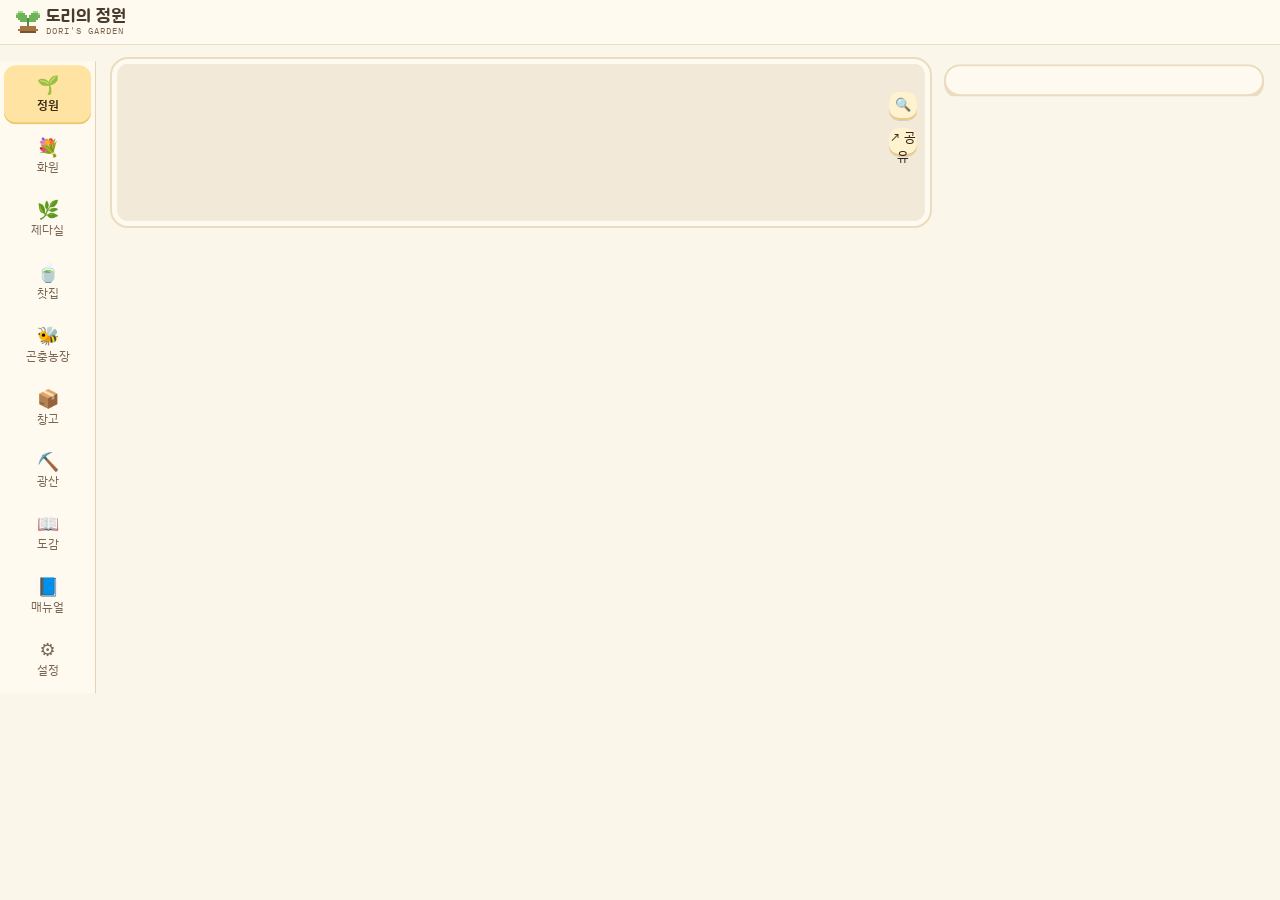
<file: flower-land/index.html>
<!doctype html>
<html lang="ko">
<head>
<meta charset="utf-8">
<meta name="viewport" content="width=device-width, initial-scale=1, viewport-fit=cover">
<meta name="description" content="꽃을 심으면 땅이 그 꽃의 땅으로 바뀌어요. 현실 1주가 정원의 1년인 느린 도트 정원 놀이.">
<meta name="robots" content="index, follow, noai, noimageai">
<link rel="icon" href="data:image/svg+xml,%3Csvg xmlns=%22http://www.w3.org/2000/svg%22 viewBox=%220 0 16 16%22 shape-rendering=%22crispEdges%22%3E%3Crect x=%227%22 y=%224%22 width=%222%22 height=%226%22 fill=%22%234f9a3a%22/%3E%3Crect x=%223%22 y=%223%22 width=%224%22 height=%222%22 fill=%22%238fd16a%22/%3E%3Crect x=%229%22 y=%222%22 width=%224%22 height=%222%22 fill=%22%238fd16a%22/%3E%3Crect x=%223%22 y=%2210%22 width=%2210%22 height=%224%22 fill=%22%23b5653a%22/%3E%3C/svg%3E">
<title>도리의 정원</title>
<!-- 링크 미리보기 (카카오톡 · 페이스북 · X 등). 이미지는 flower-land/tools/make-og.js로 다시 만듦 (10-17) -->
<link rel="canonical" href="https://ff-1204.github.io/doris-garden/">
<meta property="og:type" content="website">
<meta property="og:site_name" content="도리의 정원">
<meta property="og:locale" content="ko_KR">
<meta property="og:title" content="도리의 정원 · Dori's Garden">
<meta property="og:description" content="꽃을 심으면 땅이 그 꽃의 땅으로 바뀌어요. 현실 1주가 정원의 1년인 느린 도트 정원 놀이.">
<meta property="og:url" content="https://ff-1204.github.io/doris-garden/">
<meta property="og:image" content="https://ff-1204.github.io/doris-garden/og.png">
<meta property="og:image:type" content="image/png">
<meta property="og:image:width" content="1200">
<meta property="og:image:height" content="630">
<meta property="og:image:alt" content="꽃이 바꾼 땅 위에 꽃들이 핀 도트 정원과 활짝 열린 나무 대문">
<meta name="twitter:card" content="summary_large_image">
<link rel="preconnect" href="https://fonts.googleapis.com">
<link rel="preconnect" href="https://fonts.gstatic.com" crossorigin>
<link rel="stylesheet" href="https://fonts.googleapis.com/css2?family=Gowun+Batang:wght@400;700&family=Jua&family=IBM+Plex+Sans+KR:wght@400;500;600&family=IBM+Plex+Mono:wght@400;500&display=swap">
<link rel="stylesheet" href="style.css">
<!-- 총 방문 수 (11-01, 개인정보처리방침 3번): 쿠키 없는 GoatCounter — localhost는 스스로 세지 않음 -->
<script data-goatcounter="https://doris-garden.goatcounter.com/count" async src="https://gc.zgo.at/count.js"></script>
</head>
<body>

<div class="app">
  <header class="topbar">
    <button type="button" class="brand" id="brandBtn" title="정원으로" aria-label="도리의 정원 · 정원으로 가기"><svg class="logo-px" viewBox="0 0 11 10" width="24" height="22" shape-rendering="crispEdges" aria-hidden="true"><rect x="1" y="0" width="1" height="1" fill="#a6dc86"/><rect x="2" y="0" width="1" height="1" fill="#a6dc86"/><rect x="8" y="0" width="1" height="1" fill="#a6dc86"/><rect x="9" y="0" width="1" height="1" fill="#a6dc86"/><rect x="0" y="1" width="1" height="1" fill="#a6dc86"/><rect x="1" y="1" width="1" height="1" fill="#6db35a"/><rect x="2" y="1" width="1" height="1" fill="#6db35a"/><rect x="3" y="1" width="1" height="1" fill="#6db35a"/><rect x="7" y="1" width="1" height="1" fill="#6db35a"/><rect x="8" y="1" width="1" height="1" fill="#6db35a"/><rect x="9" y="1" width="1" height="1" fill="#6db35a"/><rect x="10" y="1" width="1" height="1" fill="#a6dc86"/><rect x="0" y="2" width="1" height="1" fill="#6db35a"/><rect x="1" y="2" width="1" height="1" fill="#6db35a"/><rect x="2" y="2" width="1" height="1" fill="#6db35a"/><rect x="3" y="2" width="1" height="1" fill="#6db35a"/><rect x="4" y="2" width="1" height="1" fill="#6db35a"/><rect x="6" y="2" width="1" height="1" fill="#6db35a"/><rect x="7" y="2" width="1" height="1" fill="#6db35a"/><rect x="8" y="2" width="1" height="1" fill="#6db35a"/><rect x="9" y="2" width="1" height="1" fill="#6db35a"/><rect x="10" y="2" width="1" height="1" fill="#6db35a"/><rect x="1" y="3" width="1" height="1" fill="#6db35a"/><rect x="2" y="3" width="1" height="1" fill="#6db35a"/><rect x="3" y="3" width="1" height="1" fill="#6db35a"/><rect x="4" y="3" width="1" height="1" fill="#6db35a"/><rect x="5" y="3" width="1" height="1" fill="#4f8f3e"/><rect x="6" y="3" width="1" height="1" fill="#6db35a"/><rect x="7" y="3" width="1" height="1" fill="#6db35a"/><rect x="8" y="3" width="1" height="1" fill="#6db35a"/><rect x="9" y="3" width="1" height="1" fill="#6db35a"/><rect x="2" y="4" width="1" height="1" fill="#6db35a"/><rect x="3" y="4" width="1" height="1" fill="#6db35a"/><rect x="4" y="4" width="1" height="1" fill="#6db35a"/><rect x="5" y="4" width="1" height="1" fill="#4f8f3e"/><rect x="6" y="4" width="1" height="1" fill="#6db35a"/><rect x="7" y="4" width="1" height="1" fill="#6db35a"/><rect x="8" y="4" width="1" height="1" fill="#6db35a"/><rect x="5" y="5" width="1" height="1" fill="#4f8f3e"/><rect x="5" y="6" width="1" height="1" fill="#4f8f3e"/><rect x="2" y="7" width="1" height="1" fill="#a5743f"/><rect x="3" y="7" width="1" height="1" fill="#a5743f"/><rect x="4" y="7" width="1" height="1" fill="#a5743f"/><rect x="5" y="7" width="1" height="1" fill="#a5743f"/><rect x="6" y="7" width="1" height="1" fill="#a5743f"/><rect x="7" y="7" width="1" height="1" fill="#a5743f"/><rect x="8" y="7" width="1" height="1" fill="#a5743f"/><rect x="1" y="8" width="1" height="1" fill="#a5743f"/><rect x="2" y="8" width="1" height="1" fill="#a5743f"/><rect x="3" y="8" width="1" height="1" fill="#a5743f"/><rect x="4" y="8" width="1" height="1" fill="#a5743f"/><rect x="5" y="8" width="1" height="1" fill="#a5743f"/><rect x="6" y="8" width="1" height="1" fill="#a5743f"/><rect x="7" y="8" width="1" height="1" fill="#a5743f"/><rect x="8" y="8" width="1" height="1" fill="#a5743f"/><rect x="9" y="8" width="1" height="1" fill="#a5743f"/><rect x="2" y="9" width="1" height="1" fill="#7a5230"/><rect x="3" y="9" width="1" height="1" fill="#7a5230"/><rect x="4" y="9" width="1" height="1" fill="#7a5230"/><rect x="5" y="9" width="1" height="1" fill="#7a5230"/><rect x="6" y="9" width="1" height="1" fill="#7a5230"/><rect x="7" y="9" width="1" height="1" fill="#7a5230"/><rect x="8" y="9" width="1" height="1" fill="#7a5230"/></svg><span class="logo-ttl" id="brandTitle" hidden></span><span class="bt"><b>도리의 정원</b><small>Dori's Garden</small></span></button>
    <div class="topinfo"><span id="topInfo"></span><span class="topseason" id="topSeason" hidden></span><span class="wallet top-wallet" id="topMoney" aria-label="가진 돈" hidden></span></div>
  </header>

  <div class="body">
    <main>
      <div class="feedback topfb" id="feedbackTop" role="status" hidden></div>
      <!-- 🌱 정원 -->
      <section class="panel on" id="p-garden" aria-label="정원">
        <div class="garden">
          <div class="stack" style="min-width:0">
            <div id="guideBox" class="today"></div>
            <div class="tray" id="tray" hidden></div>
            <div class="mapwrap">
              <div class="mapframe">
                <div class="yearstrip" id="yearBox" role="img" aria-label="올해의 흐름"></div>
                <!-- P86-02 지도 칸은 16px 정수배 — 틀보다 크면 이 칸 안에서 끌어서 봐요. 지도와 함께 움직이는 것(둘레 단추 · 말풍선)만 안에 -->
                <div class="mapscroll" id="mapScroll" tabindex="0" aria-label="정원 지도 둘러보기"><div class="mapinner">
                  <canvas id="map" aria-label="정원 지도"></canvas>
                  <div class="care-ring" id="careRing" hidden></div>
                  <div class="v-bubble" id="visitorBubble" role="status" hidden></div>
                </div></div>
                <div class="ysky" id="yearSky" aria-hidden="true" hidden></div>
                <div class="emptyhint" id="emptyMap" hidden></div>
                <div class="snack" id="snack" role="status" hidden></div>
                <div class="legend2 on-map" id="legend2"></div>
                <!-- P89-01 지도 위 단추: 세로로 나란히, 겹치지 않게 · 그림은 app-garden.js가 넣음 -->
                <div class="map-tools">
                  <button type="button" class="map-zoom" id="mapZoom" aria-pressed="false" title="지도 크기 바꾸기" aria-label="지도 크기 바꾸기">🔍</button>
                  <button type="button" class="share-btn map-share" id="shareBtn" title="정원 그림을 인스타로" aria-label="공유">↗ 공유</button>
                </div>
              </div>
              <div class="emptyhint" id="restBanner" hidden><div class="box"><button type="button" class="iconbtn restclose" data-rest="close" aria-label="닫기">✕</button><b>🌙 꽃잠이에요</b><span class="muted rest-long" style="font-size: var(--fs-md)">꽃들이 자고 있어요 · 옮겨심기 · 번식 · 돌보기와 핀 채 잠든 꽃 거두기는 돼요. 블렌드를 만들거나 새해 꽃을 예약해 보세요.</span><span class="muted rest-short">옮겨심기 · 번식 · 돌보기 · 거두기는 돼요</span></div></div>
            </div>
            <!-- P88-02 안내 줄 · 돌봄 칩은 지도 아래 -->
            <div class="hintbar">
              <span class="msg" id="hint"></span>
              <span class="needs" id="needs" aria-label="돌볼 꽃"></span>
            </div>
          </div>
          <div class="sidecol">
            <aside class="status idle" id="status" aria-label="꽃 상태창"></aside>
            <div id="today" class="today"></div>
          </div>
        </div>
      </section>

      <!-- 💐 화원 -->
      <section class="panel" id="p-shop" aria-label="화원"></section>
      <!-- 📦 창고 -->
      <section class="panel" id="p-store" aria-label="창고"></section>
      <!-- 🌿 제다실 (꽃잎 · 꽃방 · 블렌딩) -->
      <section class="panel" id="p-tearoom" aria-label="제다실"></section>
      <!-- 🍵 찻집 -->
      <section class="panel" id="p-cab" aria-label="찻집"></section>
      <!-- 📖 도감 (도감일지 · 기록 · 도감) -->
      <section class="panel" id="p-mine" aria-label="광산"></section>
      <section class="panel" id="p-forest" aria-label="작은 숲"></section>
      <section class="panel" id="p-farm" aria-label="곤충농장"></section>
      <section class="panel" id="p-dex" aria-label="도감과 기록"></section>
      <section class="panel" id="p-manual" aria-label="매뉴얼"></section>
      <section class="panel" id="p-settings" aria-label="설정">
        <div class="stack">
          <details class="card gardenlog" id="gardenLog"><summary><span class="gl-ic">📜</span><span class="gl-t"><b>정원 일지</b><small id="logLatest">올해 정원에서 생긴 일 · 쉼달에 한 해 기록으로 옮겨져요</small></span><span class="gl-n" id="logCount"></span><span class="gl-chev" aria-hidden="true">▾</span></summary><div class="logfilter" id="logFilter"></div><div class="logview" id="logView"></div><p class="gl-foot">쉼달이 오면 올해 일지는 도감 › 기록으로 옮겨가요</p></details>
          <div id="settingsBody"></div>
        </div>
      </section>
    </main>

    <nav class="tabs" role="tablist" aria-label="화면">
      <button type="button" role="tab" data-tab="garden" aria-selected="true"><span class="ic">🌱</span>정원</button>
      <button type="button" role="tab" data-tab="shop" aria-selected="false"><span class="ic">💐</span>화원</button>
      <button type="button" role="tab" data-tab="tearoom" aria-selected="false"><span class="ic">🌿</span>제다실</button>
      <button type="button" role="tab" data-tab="cab" aria-selected="false"><span class="ic">🍵<i class="tab-dot" id="inboxDot" hidden></i></span>찻집</button>
      <button type="button" role="tab" data-tab="farm" aria-selected="false"><span class="ic">🐝</span>곤충농장</button>
      <button type="button" role="tab" data-tab="store" aria-selected="false"><span class="ic">📦</span>창고</button>
      <button type="button" role="tab" data-tab="mine" aria-selected="false"><span class="ic">⛏️</span>광산</button>
      <button type="button" role="tab" data-tab="forest" aria-selected="false" hidden><span class="ic">🌳</span>숲</button>
      <button type="button" role="tab" data-tab="dex" aria-selected="false"><span class="ic">📖</span>도감</button>
      <button type="button" role="tab" data-tab="manual" aria-selected="false"><span class="ic">📘</span>매뉴얼</button>
      <button type="button" role="tab" data-tab="settings" aria-selected="false"><span class="ic">⚙️<i class="tab-dot" id="saveDot" hidden></i></span>설정</button>
    </nav>
  </div>
</div>

<button class="toast" id="toast" type="button"></button>
<div class="tip" id="tip" hidden></div>
<div id="modalRoot"></div>

<script src="engine.js?v=p94"></script>
<script src="drive.js"></script>
<script src="sprites.js"></script>
<script src="decos.js"></script>
<script src="titles.js"></script>
<script src="app.js?v=p94"></script>
<script src="app-journal.js"></script>
<script src="app-garden.js"></script>
<script src="app-mine.js"></script>
<script src="app-shop.js"></script>
<script src="app-teashop.js"></script>
<script src="app-forest.js"></script>
<script src="app-farm.js"></script>
<script src="app-dex.js"></script>
<script src="app-inbox.js"></script>
<script src="app-manual.js"></script>
<script src="app-cloud.js"></script>
<script src="app-main.js"></script>
</body>
</html>
</file>
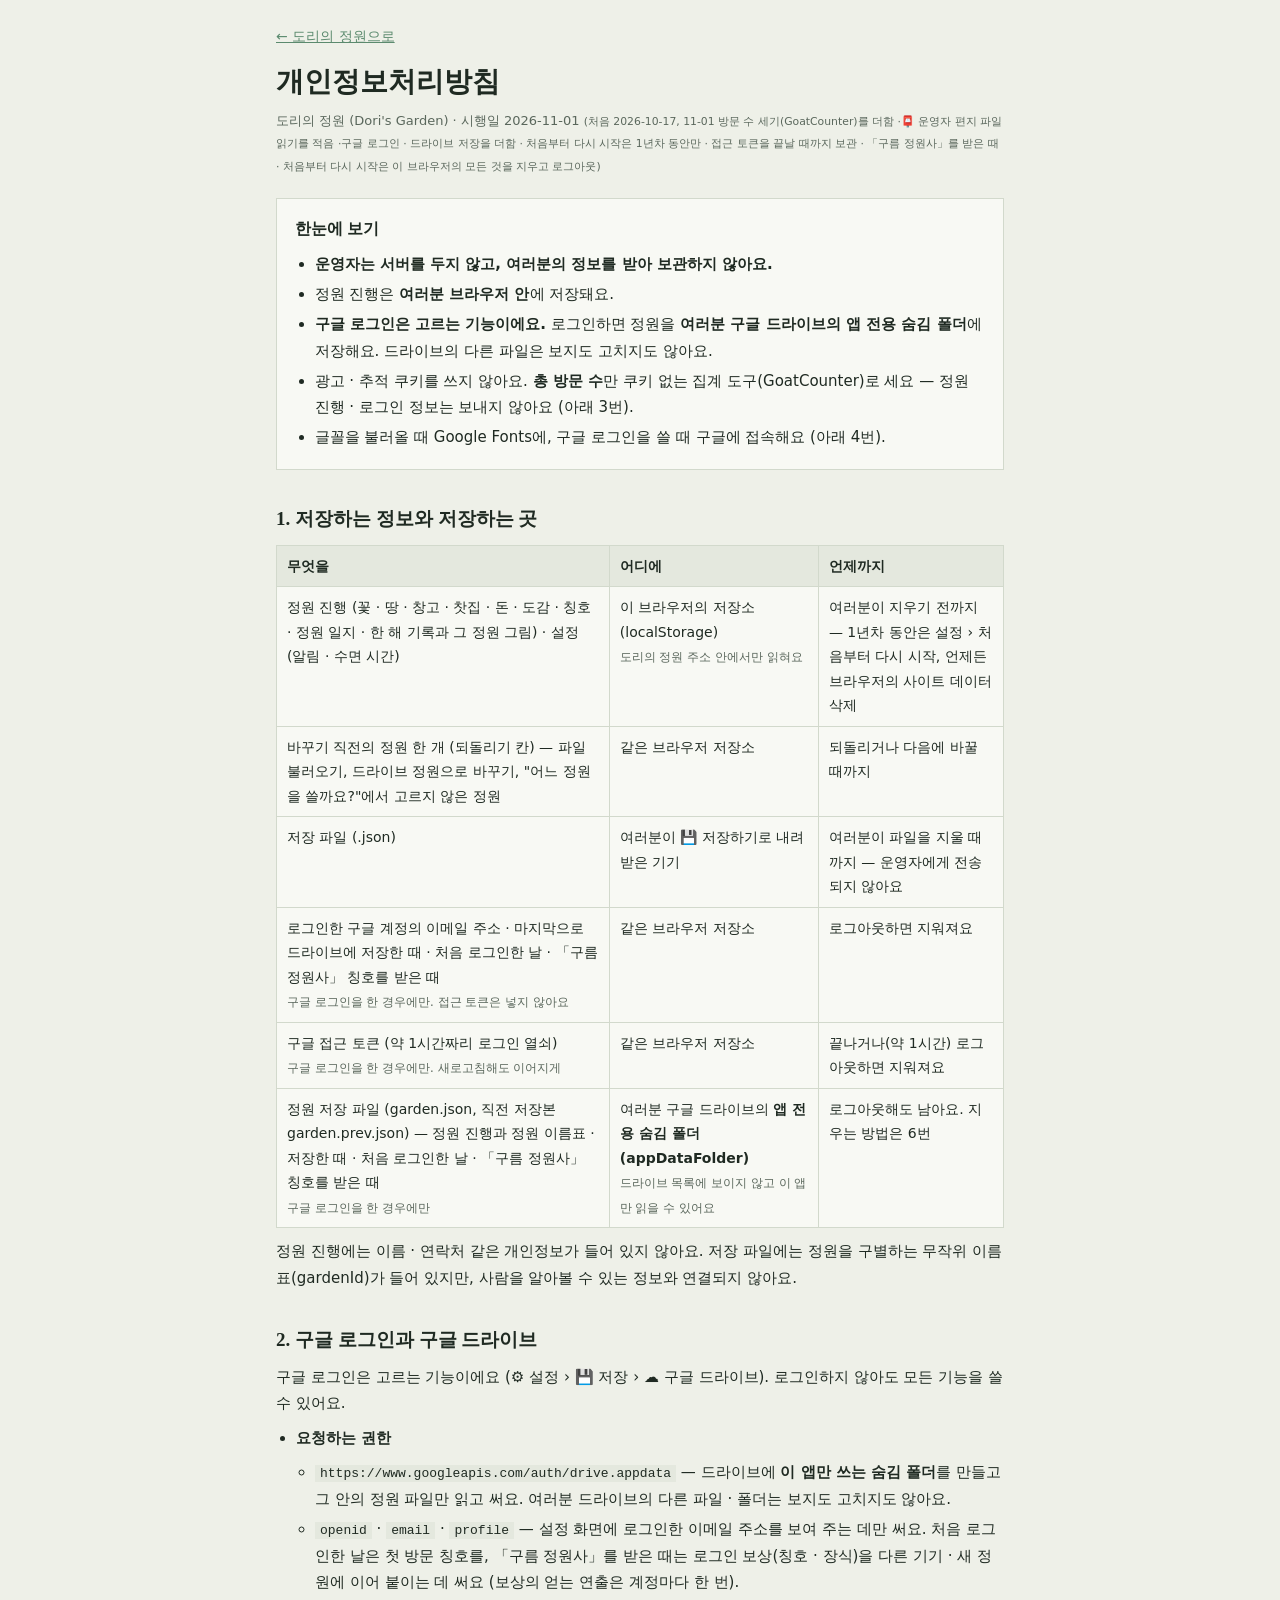
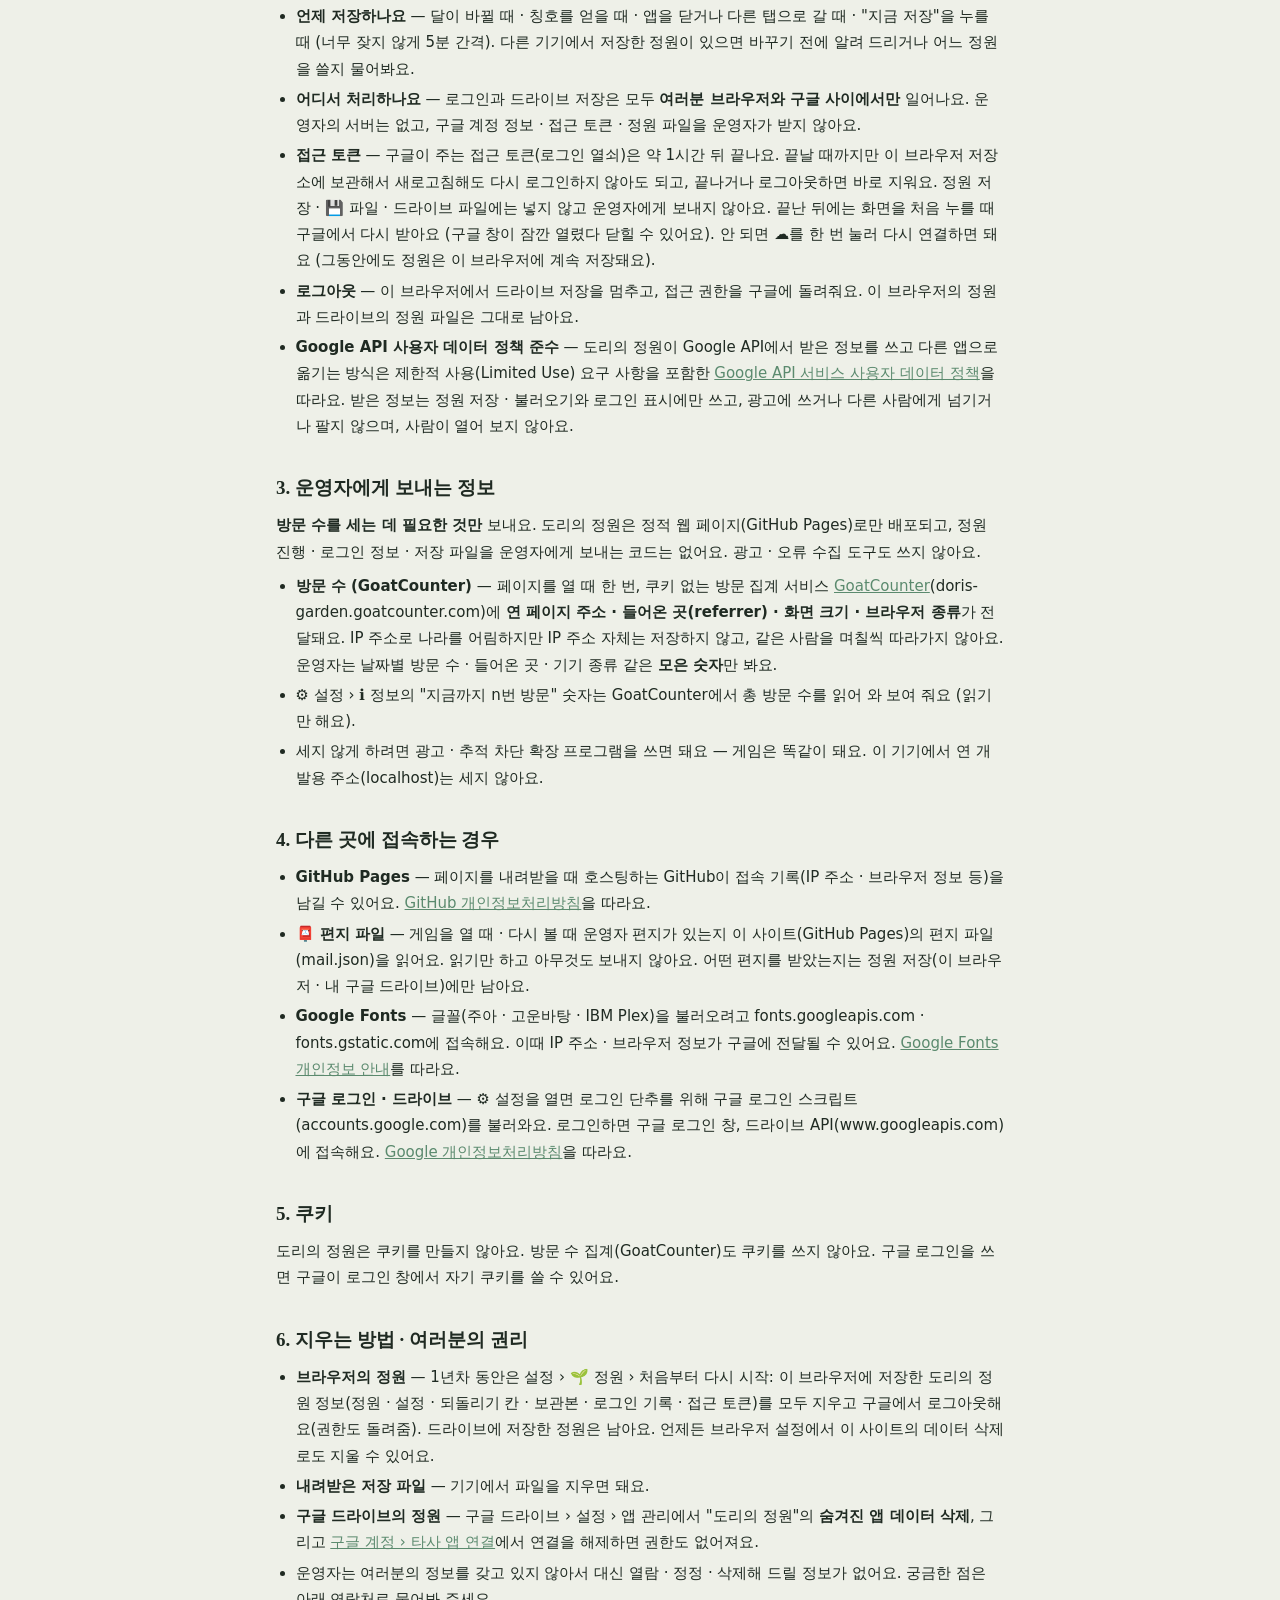
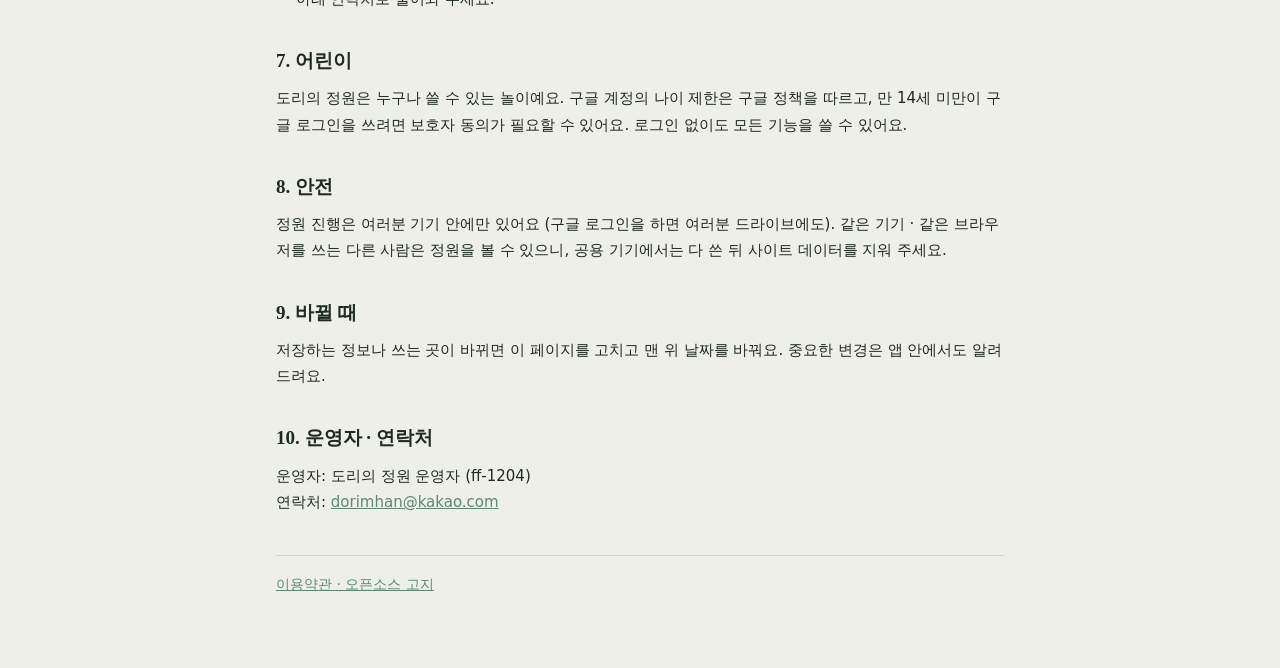
<file: flower-land/privacy.html>
<!doctype html>
<html lang="ko">
<head>
<meta charset="utf-8">
<meta name="viewport" content="width=device-width, initial-scale=1, viewport-fit=cover">
<title>개인정보처리방침 · 도리의 정원</title>
<meta name="description" content="도리의 정원이 어떤 정보를 어디에 저장하고 어떻게 쓰는지 알려 드려요.">
<meta name="robots" content="index, follow, noai, noimageai">
<link rel="stylesheet" href="policy.css">
</head>
<body>
<main class="doc">
  <p class="back"><a href="./">← 도리의 정원으로</a></p>
  <h1>개인정보처리방침</h1>
  <p class="meta">도리의 정원 (Dori's Garden) · 시행일 2026-11-01 <small>(처음 2026-10-17, 11-01 방문 수 세기(GoatCounter)를 더함 ·📮 운영자 편지 파일 읽기를 적음 ·구글 로그인 · 드라이브 저장을 더함 · 처음부터 다시 시작은 1년차 동안만 · 접근 토큰을 끝날 때까지 보관 · 「구름 정원사」를 받은 때 · 처음부터 다시 시작은 이 브라우저의 모든 것을 지우고 로그아웃)</small></p>

  <section class="tldr" aria-label="한눈에 보기">
    <h2>한눈에 보기</h2>
    <ul>
      <li><b>운영자는 서버를 두지 않고, 여러분의 정보를 받아 보관하지 않아요.</b></li>
      <li>정원 진행은 <b>여러분 브라우저 안</b>에 저장돼요.</li>
      <li><b>구글 로그인은 고르는 기능이에요.</b> 로그인하면 정원을 <b>여러분 구글 드라이브의 앱 전용 숨김 폴더</b>에 저장해요. 드라이브의 다른 파일은 보지도 고치지도 않아요.</li>
      <li>광고 · 추적 쿠키를 쓰지 않아요. <b>총 방문 수</b>만 쿠키 없는 집계 도구(GoatCounter)로 세요 — 정원 진행 · 로그인 정보는 보내지 않아요 (아래 3번).</li>
      <li>글꼴을 불러올 때 Google Fonts에, 구글 로그인을 쓸 때 구글에 접속해요 (아래 4번).</li>
    </ul>
  </section>

  <h2>1. 저장하는 정보와 저장하는 곳</h2>
  <table>
    <thead><tr><th>무엇을</th><th>어디에</th><th>언제까지</th></tr></thead>
    <tbody>
      <tr><td>정원 진행 (꽃 · 땅 · 창고 · 찻집 · 돈 · 도감 · 칭호 · 정원 일지 · 한 해 기록과 그 정원 그림) · 설정 (알림 · 수면 시간)</td><td>이 브라우저의 저장소(localStorage)<br><small>도리의 정원 주소 안에서만 읽혀요</small></td><td>여러분이 지우기 전까지 — 1년차 동안은 설정 › 처음부터 다시 시작, 언제든 브라우저의 사이트 데이터 삭제</td></tr>
      <tr><td>바꾸기 직전의 정원 한 개 (되돌리기 칸) — 파일 불러오기, 드라이브 정원으로 바꾸기, "어느 정원을 쓸까요?"에서 고르지 않은 정원</td><td>같은 브라우저 저장소</td><td>되돌리거나 다음에 바꿀 때까지</td></tr>
      <tr><td>저장 파일 (.json)</td><td>여러분이 💾 저장하기로 내려받은 기기</td><td>여러분이 파일을 지울 때까지 — 운영자에게 전송되지 않아요</td></tr>
      <tr><td>로그인한 구글 계정의 이메일 주소 · 마지막으로 드라이브에 저장한 때 · 처음 로그인한 날 · 「구름 정원사」 칭호를 받은 때<br><small>구글 로그인을 한 경우에만. 접근 토큰은 넣지 않아요</small></td><td>같은 브라우저 저장소</td><td>로그아웃하면 지워져요</td></tr>
      <tr><td>구글 접근 토큰 (약 1시간짜리 로그인 열쇠)<br><small>구글 로그인을 한 경우에만. 새로고침해도 이어지게</small></td><td>같은 브라우저 저장소</td><td>끝나거나(약 1시간) 로그아웃하면 지워져요</td></tr>
      <tr><td>정원 저장 파일 (garden.json, 직전 저장본 garden.prev.json) — 정원 진행과 정원 이름표 · 저장한 때 · 처음 로그인한 날 · 「구름 정원사」 칭호를 받은 때<br><small>구글 로그인을 한 경우에만</small></td><td>여러분 구글 드라이브의 <b>앱 전용 숨김 폴더(appDataFolder)</b><br><small>드라이브 목록에 보이지 않고 이 앱만 읽을 수 있어요</small></td><td>로그아웃해도 남아요. 지우는 방법은 6번</td></tr>
    </tbody>
  </table>
  <p>정원 진행에는 이름 · 연락처 같은 개인정보가 들어 있지 않아요. 저장 파일에는 정원을 구별하는 무작위 이름표(gardenId)가 들어 있지만, 사람을 알아볼 수 있는 정보와 연결되지 않아요.</p>

  <h2>2. 구글 로그인과 구글 드라이브</h2>
  <p>구글 로그인은 고르는 기능이에요 (⚙️ 설정 › 💾 저장 › ☁️ 구글 드라이브). 로그인하지 않아도 모든 기능을 쓸 수 있어요.</p>
  <ul>
    <li><b>요청하는 권한</b>
      <ul>
        <li><code>https://www.googleapis.com/auth/drive.appdata</code> — 드라이브에 <b>이 앱만 쓰는 숨김 폴더</b>를 만들고 그 안의 정원 파일만 읽고 써요. 여러분 드라이브의 다른 파일 · 폴더는 보지도 고치지도 않아요.</li>
        <li><code>openid</code> · <code>email</code> · <code>profile</code> — 설정 화면에 로그인한 이메일 주소를 보여 주는 데만 써요. 처음 로그인한 날은 첫 방문 칭호를, 「구름 정원사」를 받은 때는 로그인 보상(칭호 · 장식)을 다른 기기 · 새 정원에 이어 붙이는 데 써요 (보상의 얻는 연출은 계정마다 한 번).</li>
      </ul>
    </li>
    <li><b>언제 저장하나요</b> — 달이 바뀔 때 · 칭호를 얻을 때 · 앱을 닫거나 다른 탭으로 갈 때 · "지금 저장"을 누를 때 (너무 잦지 않게 5분 간격). 다른 기기에서 저장한 정원이 있으면 바꾸기 전에 알려 드리거나 어느 정원을 쓸지 물어봐요.</li>
    <li><b>어디서 처리하나요</b> — 로그인과 드라이브 저장은 모두 <b>여러분 브라우저와 구글 사이에서만</b> 일어나요. 운영자의 서버는 없고, 구글 계정 정보 · 접근 토큰 · 정원 파일을 운영자가 받지 않아요.</li>
    <li><b>접근 토큰</b> — 구글이 주는 접근 토큰(로그인 열쇠)은 약 1시간 뒤 끝나요. 끝날 때까지만 이 브라우저 저장소에 보관해서 새로고침해도 다시 로그인하지 않아도 되고, 끝나거나 로그아웃하면 바로 지워요. 정원 저장 · 💾 파일 · 드라이브 파일에는 넣지 않고 운영자에게 보내지 않아요. 끝난 뒤에는 화면을 처음 누를 때 구글에서 다시 받아요 (구글 창이 잠깐 열렸다 닫힐 수 있어요). 안 되면 ☁️를 한 번 눌러 다시 연결하면 돼요 (그동안에도 정원은 이 브라우저에 계속 저장돼요).</li>
    <li><b>로그아웃</b> — 이 브라우저에서 드라이브 저장을 멈추고, 접근 권한을 구글에 돌려줘요. 이 브라우저의 정원과 드라이브의 정원 파일은 그대로 남아요.</li>
    <li><b>Google API 사용자 데이터 정책 준수</b> — 도리의 정원이 Google API에서 받은 정보를 쓰고 다른 앱으로 옮기는 방식은 제한적 사용(Limited Use) 요구 사항을 포함한 <a href="https://developers.google.com/terms/api-services-user-data-policy" rel="noopener">Google API 서비스 사용자 데이터 정책</a>을 따라요. 받은 정보는 정원 저장 · 불러오기와 로그인 표시에만 쓰고, 광고에 쓰거나 다른 사람에게 넘기거나 팔지 않으며, 사람이 열어 보지 않아요.</li>
  </ul>

  <h2>3. 운영자에게 보내는 정보</h2>
  <p><b>방문 수를 세는 데 필요한 것만</b> 보내요. 도리의 정원은 정적 웹 페이지(GitHub Pages)로만 배포되고, 정원 진행 · 로그인 정보 · 저장 파일을 운영자에게 보내는 코드는 없어요. 광고 · 오류 수집 도구도 쓰지 않아요.</p>
  <ul>
    <li><b>방문 수 (GoatCounter)</b> — 페이지를 열 때 한 번, 쿠키 없는 방문 집계 서비스 <a href="https://www.goatcounter.com/help/privacy" rel="noopener">GoatCounter</a>(doris-garden.goatcounter.com)에 <b>연 페이지 주소 · 들어온 곳(referrer) · 화면 크기 · 브라우저 종류</b>가 전달돼요. IP 주소로 나라를 어림하지만 IP 주소 자체는 저장하지 않고, 같은 사람을 며칠씩 따라가지 않아요. 운영자는 날짜별 방문 수 · 들어온 곳 · 기기 종류 같은 <b>모은 숫자</b>만 봐요.</li>
    <li>⚙️ 설정 › ℹ️ 정보의 "지금까지 n번 방문" 숫자는 GoatCounter에서 총 방문 수를 읽어 와 보여 줘요 (읽기만 해요).</li>
    <li>세지 않게 하려면 광고 · 추적 차단 확장 프로그램을 쓰면 돼요 — 게임은 똑같이 돼요. 이 기기에서 연 개발용 주소(localhost)는 세지 않아요.</li>
  </ul>

  <h2>4. 다른 곳에 접속하는 경우</h2>
  <ul>
    <li><b>GitHub Pages</b> — 페이지를 내려받을 때 호스팅하는 GitHub이 접속 기록(IP 주소 · 브라우저 정보 등)을 남길 수 있어요. <a href="https://docs.github.com/site-policy/privacy-policies/github-general-privacy-statement" rel="noopener">GitHub 개인정보처리방침</a>을 따라요.</li>
    <li><b>📮 편지 파일</b> — 게임을 열 때 · 다시 볼 때 운영자 편지가 있는지 이 사이트(GitHub Pages)의 편지 파일(mail.json)을 읽어요. 읽기만 하고 아무것도 보내지 않아요. 어떤 편지를 받았는지는 정원 저장(이 브라우저 · 내 구글 드라이브)에만 남아요.</li>
    <li><b>Google Fonts</b> — 글꼴(주아 · 고운바탕 · IBM Plex)을 불러오려고 fonts.googleapis.com · fonts.gstatic.com에 접속해요. 이때 IP 주소 · 브라우저 정보가 구글에 전달될 수 있어요. <a href="https://developers.google.com/fonts/faq/privacy" rel="noopener">Google Fonts 개인정보 안내</a>를 따라요.</li>
    <li><b>구글 로그인 · 드라이브</b> — ⚙️ 설정을 열면 로그인 단추를 위해 구글 로그인 스크립트(accounts.google.com)를 불러와요. 로그인하면 구글 로그인 창, 드라이브 API(www.googleapis.com)에 접속해요. <a href="https://policies.google.com/privacy" rel="noopener">Google 개인정보처리방침</a>을 따라요.</li>
  </ul>

  <h2>5. 쿠키</h2>
  <p>도리의 정원은 쿠키를 만들지 않아요. 방문 수 집계(GoatCounter)도 쿠키를 쓰지 않아요. 구글 로그인을 쓰면 구글이 로그인 창에서 자기 쿠키를 쓸 수 있어요.</p>

  <h2>6. 지우는 방법 · 여러분의 권리</h2>
  <ul>
    <li><b>브라우저의 정원</b> — 1년차 동안은 설정 › 🌱 정원 › 처음부터 다시 시작: 이 브라우저에 저장한 도리의 정원 정보(정원 · 설정 · 되돌리기 칸 · 보관본 · 로그인 기록 · 접근 토큰)를 모두 지우고 구글에서 로그아웃해요(권한도 돌려줌). 드라이브에 저장한 정원은 남아요. 언제든 브라우저 설정에서 이 사이트의 데이터 삭제로도 지울 수 있어요.</li>
    <li><b>내려받은 저장 파일</b> — 기기에서 파일을 지우면 돼요.</li>
    <li><b>구글 드라이브의 정원</b> — 구글 드라이브 › 설정 › 앱 관리에서 "도리의 정원"의 <b>숨겨진 앱 데이터 삭제</b>, 그리고 <a href="https://myaccount.google.com/connections" rel="noopener">구글 계정 › 타사 앱 연결</a>에서 연결을 해제하면 권한도 없어져요.</li>
    <li>운영자는 여러분의 정보를 갖고 있지 않아서 대신 열람 · 정정 · 삭제해 드릴 정보가 없어요. 궁금한 점은 아래 연락처로 물어봐 주세요.</li>
  </ul>

  <h2>7. 어린이</h2>
  <p>도리의 정원은 누구나 쓸 수 있는 놀이예요. 구글 계정의 나이 제한은 구글 정책을 따르고, 만 14세 미만이 구글 로그인을 쓰려면 보호자 동의가 필요할 수 있어요. 로그인 없이도 모든 기능을 쓸 수 있어요.</p>

  <h2>8. 안전</h2>
  <p>정원 진행은 여러분 기기 안에만 있어요 (구글 로그인을 하면 여러분 드라이브에도). 같은 기기 · 같은 브라우저를 쓰는 다른 사람은 정원을 볼 수 있으니, 공용 기기에서는 다 쓴 뒤 사이트 데이터를 지워 주세요.</p>

  <h2>9. 바뀔 때</h2>
  <p>저장하는 정보나 쓰는 곳이 바뀌면 이 페이지를 고치고 맨 위 날짜를 바꿔요. 중요한 변경은 앱 안에서도 알려 드려요.</p>

  <h2>10. 운영자 · 연락처</h2>
  <p>운영자: 도리의 정원 운영자 (ff-1204)<br>연락처: <a href="mailto:dorimhan@kakao.com">dorimhan@kakao.com</a></p>

  <p class="foot"><a href="terms.html">이용약관 · 오픈소스 고지</a></p>
</main>
</body>
</html>
</file>
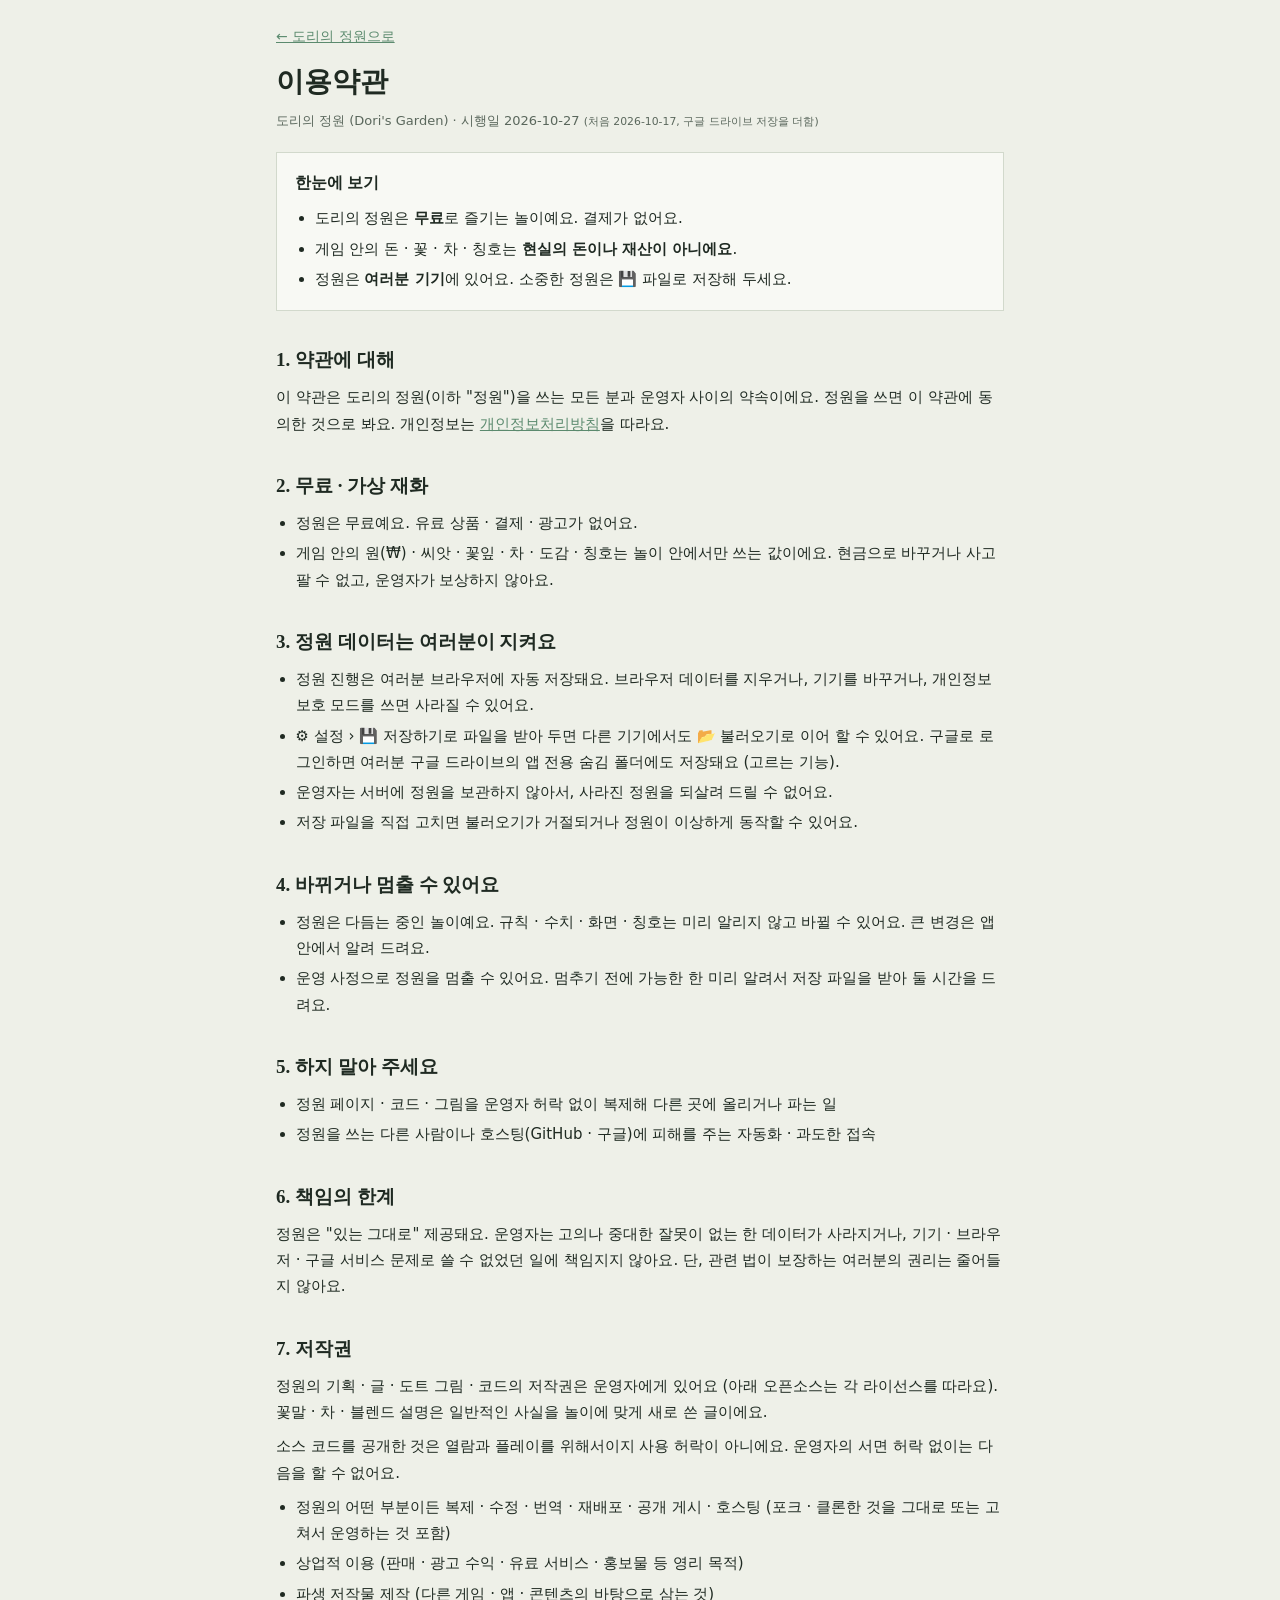
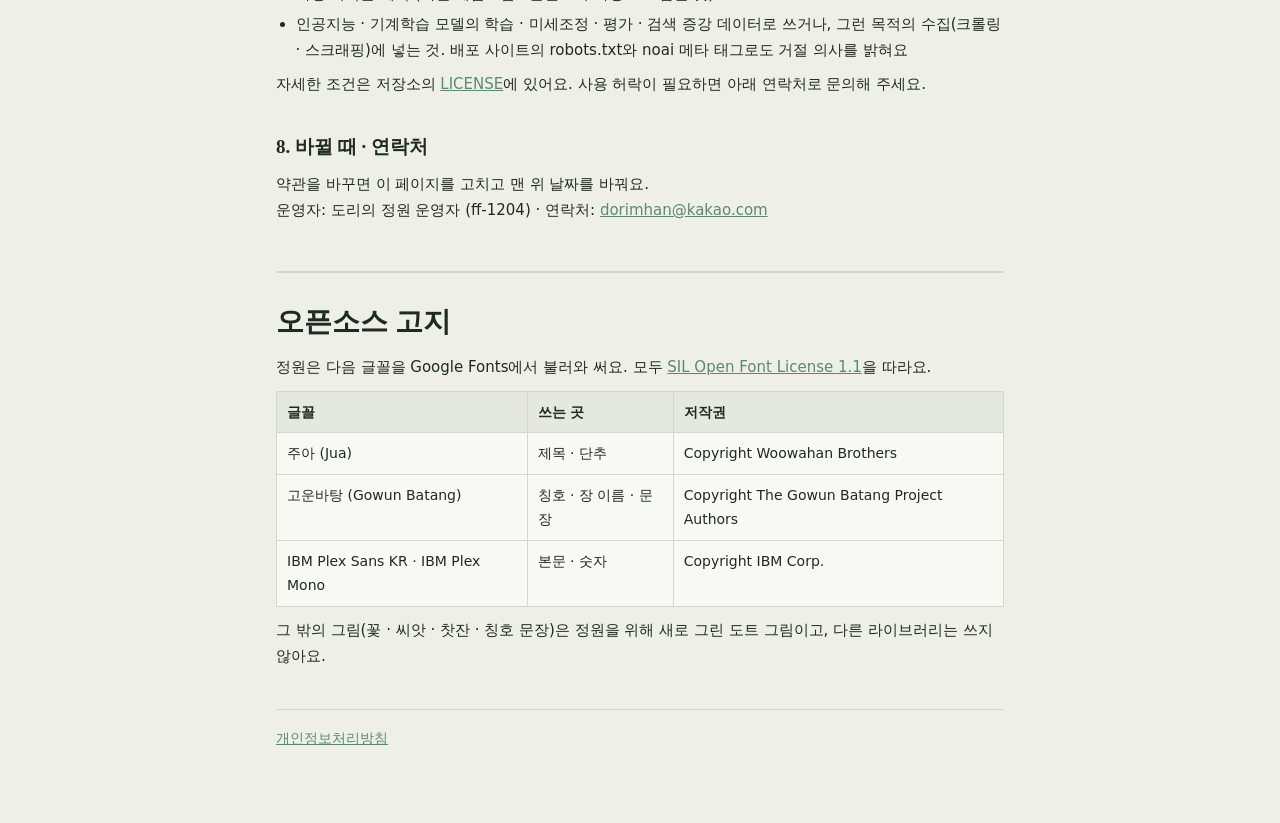
<file: flower-land/terms.html>
<!doctype html>
<html lang="ko">
<head>
<meta charset="utf-8">
<meta name="viewport" content="width=device-width, initial-scale=1, viewport-fit=cover">
<title>이용약관 · 도리의 정원</title>
<meta name="description" content="도리의 정원을 쓸 때의 약속과 오픈소스 고지예요.">
<meta name="robots" content="index, follow, noai, noimageai">
<link rel="stylesheet" href="policy.css">
</head>
<body>
<main class="doc">
  <p class="back"><a href="./">← 도리의 정원으로</a></p>
  <h1>이용약관</h1>
  <p class="meta">도리의 정원 (Dori's Garden) · 시행일 2026-10-27 <small>(처음 2026-10-17, 구글 드라이브 저장을 더함)</small></p>

  <section class="tldr" aria-label="한눈에 보기">
    <h2>한눈에 보기</h2>
    <ul>
      <li>도리의 정원은 <b>무료</b>로 즐기는 놀이예요. 결제가 없어요.</li>
      <li>게임 안의 돈 · 꽃 · 차 · 칭호는 <b>현실의 돈이나 재산이 아니에요</b>.</li>
      <li>정원은 <b>여러분 기기</b>에 있어요. 소중한 정원은 💾 파일로 저장해 두세요.</li>
    </ul>
  </section>

  <h2>1. 약관에 대해</h2>
  <p>이 약관은 도리의 정원(이하 "정원")을 쓰는 모든 분과 운영자 사이의 약속이에요. 정원을 쓰면 이 약관에 동의한 것으로 봐요. 개인정보는 <a href="privacy.html">개인정보처리방침</a>을 따라요.</p>

  <h2>2. 무료 · 가상 재화</h2>
  <ul>
    <li>정원은 무료예요. 유료 상품 · 결제 · 광고가 없어요.</li>
    <li>게임 안의 원(₩) · 씨앗 · 꽃잎 · 차 · 도감 · 칭호는 놀이 안에서만 쓰는 값이에요. 현금으로 바꾸거나 사고팔 수 없고, 운영자가 보상하지 않아요.</li>
  </ul>

  <h2>3. 정원 데이터는 여러분이 지켜요</h2>
  <ul>
    <li>정원 진행은 여러분 브라우저에 자동 저장돼요. 브라우저 데이터를 지우거나, 기기를 바꾸거나, 개인정보 보호 모드를 쓰면 사라질 수 있어요.</li>
    <li>⚙️ 설정 › 💾 저장하기로 파일을 받아 두면 다른 기기에서도 📂 불러오기로 이어 할 수 있어요. 구글로 로그인하면 여러분 구글 드라이브의 앱 전용 숨김 폴더에도 저장돼요 (고르는 기능).</li>
    <li>운영자는 서버에 정원을 보관하지 않아서, 사라진 정원을 되살려 드릴 수 없어요.</li>
    <li>저장 파일을 직접 고치면 불러오기가 거절되거나 정원이 이상하게 동작할 수 있어요.</li>
  </ul>

  <h2>4. 바뀌거나 멈출 수 있어요</h2>
  <ul>
    <li>정원은 다듬는 중인 놀이예요. 규칙 · 수치 · 화면 · 칭호는 미리 알리지 않고 바뀔 수 있어요. 큰 변경은 앱 안에서 알려 드려요.</li>
    <li>운영 사정으로 정원을 멈출 수 있어요. 멈추기 전에 가능한 한 미리 알려서 저장 파일을 받아 둘 시간을 드려요.</li>
  </ul>

  <h2>5. 하지 말아 주세요</h2>
  <ul>
    <li>정원 페이지 · 코드 · 그림을 운영자 허락 없이 복제해 다른 곳에 올리거나 파는 일</li>
    <li>정원을 쓰는 다른 사람이나 호스팅(GitHub · 구글)에 피해를 주는 자동화 · 과도한 접속</li>
  </ul>

  <h2>6. 책임의 한계</h2>
  <p>정원은 "있는 그대로" 제공돼요. 운영자는 고의나 중대한 잘못이 없는 한 데이터가 사라지거나, 기기 · 브라우저 · 구글 서비스 문제로 쓸 수 없었던 일에 책임지지 않아요. 단, 관련 법이 보장하는 여러분의 권리는 줄어들지 않아요.</p>

  <h2>7. 저작권</h2>
  <p>정원의 기획 · 글 · 도트 그림 · 코드의 저작권은 운영자에게 있어요 (아래 오픈소스는 각 라이선스를 따라요). 꽃말 · 차 · 블렌드 설명은 일반적인 사실을 놀이에 맞게 새로 쓴 글이에요.</p>
  <p>소스 코드를 공개한 것은 열람과 플레이를 위해서이지 사용 허락이 아니에요. 운영자의 서면 허락 없이는 다음을 할 수 없어요.</p>
  <ul>
    <li>정원의 어떤 부분이든 복제 · 수정 · 번역 · 재배포 · 공개 게시 · 호스팅 (포크 · 클론한 것을 그대로 또는 고쳐서 운영하는 것 포함)</li>
    <li>상업적 이용 (판매 · 광고 수익 · 유료 서비스 · 홍보물 등 영리 목적)</li>
    <li>파생 저작물 제작 (다른 게임 · 앱 · 콘텐츠의 바탕으로 삼는 것)</li>
    <li>인공지능 · 기계학습 모델의 학습 · 미세조정 · 평가 · 검색 증강 데이터로 쓰거나, 그런 목적의 수집(크롤링 · 스크래핑)에 넣는 것. 배포 사이트의 robots.txt와 noai 메타 태그로도 거절 의사를 밝혀요</li>
  </ul>
  <p>자세한 조건은 저장소의 <a href="https://github.com/ff-1204/doris-garden/blob/main/LICENSE" rel="noopener">LICENSE</a>에 있어요. 사용 허락이 필요하면 아래 연락처로 문의해 주세요.</p>

  <h2>8. 바뀔 때 · 연락처</h2>
  <p>약관을 바꾸면 이 페이지를 고치고 맨 위 날짜를 바꿔요.<br>운영자: 도리의 정원 운영자 (ff-1204) · 연락처: <a href="mailto:dorimhan@kakao.com">dorimhan@kakao.com</a></p>

  <h1 id="oss" class="h1-2">오픈소스 고지</h1>
  <p>정원은 다음 글꼴을 Google Fonts에서 불러와 써요. 모두 <a href="https://openfontlicense.org" rel="noopener">SIL Open Font License 1.1</a>을 따라요.</p>
  <table>
    <thead><tr><th>글꼴</th><th>쓰는 곳</th><th>저작권</th></tr></thead>
    <tbody>
      <tr><td>주아 (Jua)</td><td>제목 · 단추</td><td>Copyright Woowahan Brothers</td></tr>
      <tr><td>고운바탕 (Gowun Batang)</td><td>칭호 · 장 이름 · 문장</td><td>Copyright The Gowun Batang Project Authors</td></tr>
      <tr><td>IBM Plex Sans KR · IBM Plex Mono</td><td>본문 · 숫자</td><td>Copyright IBM Corp.</td></tr>
    </tbody>
  </table>
  <p>그 밖의 그림(꽃 · 씨앗 · 찻잔 · 칭호 문장)은 정원을 위해 새로 그린 도트 그림이고, 다른 라이브러리는 쓰지 않아요.</p>

  <p class="foot"><a href="privacy.html">개인정보처리방침</a></p>
</main>
</body>
</html>
</file>
<file: flower-land/style.css>
/* 도리의 정원 화면 스타일 — index.html이 부름 (예전엔 index.html <style> 안에 있었음, 10-31 분리). 정책 문서는 policy.css

   차례 (편집기에서 "── 이름"으로 찾기 — 큰 절은 `/* ── `, 그 안 기능은 P 번호로)
   1. 변수 · 계절 바탕              :root · 계절 색 · 카드가 머금는 색
   2. ── 전체 틀                     위 막대 · ✉️ 편지함 · 로고 · 탭 줄
   3. ── 정원                        지도 · 올해만 날씨 · 범례 · 상태창 · 심기 카드 · 도감일지 · 등급 쪽 · 층 · 🌳 숲 · 🐝 기르기 · 달력 · 새 철 · 철의 길 · 접기 상자
   4. ── 화원: 꽃집 진열대           진열대 · 창고 도착 · 꽃방 · 블렌딩 · 찻집 다듬기 · 예약 · 그래프 · 꽃별 셈 · 광산 · 꿀 · 장식 · 곤충농장 · 찻집 가꾸기 · 용품 · 예약 확인 창 · 카운터 · 간판
   5. ── 화원, 창고, 찻집 공통 목록  목록 줄 · 한 해 진행 막대
   6. ── 도감                        도트아트 · 도감 카드 · 종류 칩 · 🧬 돌연변이 · 블렌드 테두리
   7. ── 창과 알림                   확인 창 · 토스트 · 정원 일지 · 설정 카드 · 📘 매뉴얼 · 🔠 큰 글씨 · 휴대폰 두 줄 탭 · 🧩 땅 무늬 범례 */
/* Layout: 위 막대(날짜·계절 시계·돈) + 탭 8개(정원·화원·제다실·찻집·창고·도감기록·매뉴얼·설정). PC는 왼쪽 탭과 오른쪽 상태창, 휴대폰은 아래 탭과 아래에서 올라오는 상태창 */
:root {
  /* P86-01 🪵 나무 선반: 낮은 쪽지 종이 + 밝은 나무, 밤은 어두운 나무. 재질 규칙은 파일 맨 끝 "── 나무 선반 (P86)" */
  --bg: #fbf6ea; --panel0: #fffaf0; --sunk0: #f0e7d6; --ink: #33251a; --muted: #5f4c39; --line0: #e3c9a0;
  --accent: #7f5422; --accent-ink: #fff8ea; --good: #2f6b3a; --warn: #8a4c18;
  --wood: #fffaf0; --wood-dk: #fbf1dd; --wood-edge: #f3e6cc; --wood-ink: #4a3a2a; --wood-muted: #7a6650; --frame: #e6d3b0; --timber: #b98f5e;
  /* P95 지도 색: 땅 색에 --map-wash를 --map-wash-amt만큼 섞고, 황무지는 --map-barren, 밤 시간 덧칠은 --map-night · --map-night-amt (app-garden.js mapTheme이 읽어요) */
  --map-wash: 255, 247, 228; --map-wash-amt: 0.3; --map-barren: #e3d9c4; --map-night: 96, 78, 132; --map-night-amt: 0.1;
  --spring: #e39ab3; --summer: #64a653; --autumn: #cc8636; --winter: #86abc3; --rest: #a993c9; --seed: #8a6a44;
  --font-display: "Gowun Batang", "Nanum Myeongjo", serif;
  --font-body: "IBM Plex Sans KR", "Malgun Gothic", "Apple SD Gothic Neo", system-ui, sans-serif;
  --font-data: "IBM Plex Mono", ui-monospace, Consolas, monospace;
  --nav-h: 60px;
  /* P28-01 큰 글씨: 모든 글자 크기는 --u(1/16 rem × --fs) 기준 — 브라우저 글자 크기 설정과 곱해짐. 큰 글씨면 <html data-big> → --fs 1.25 */
  --fs: 1; --u: calc(var(--fs) * 0.0625rem);
  /* P57 디자인 토큰 — 새 규칙은 이 값만 씀 (아래 "디자인 규칙" 주석) */
  --sp-1: 2px; --sp-2: 4px; --sp-3: 6px; --sp-4: 8px; --sp-5: 10px; --sp-6: 12px; --sp-7: 14px; --sp-8: 16px;
  --r-xs: 6px; --r-sm: 12px; --r-md: 12px; --r-lg: 12px; --r-xl: 16px; --r-pill: 10px; --r-dot: 4px;
  --fs-xs: calc(11 * var(--u)); --fs-sm: calc(12 * var(--u)); --fs-md: calc(13 * var(--u)); --fs-base: calc(14 * var(--u)); --fs-lg: calc(16 * var(--u)); --fs-xl: calc(18 * var(--u)); --fs-2xl: calc(20 * var(--u));
  --card-min-xs: 96px; --card-min-s: 120px; --card-min: 180px; --card-min-m: 220px; --card-min-l: 250px; --card-min-xl: 300px;
}
/* ── 디자인 규칙 (P57, 11-02) — 화면이 깨지지 않게 지키는 것
   토큰  간격 --sp-1..8 (2 · 4 · 6 · 8 · 10 · 12 · 14 · 16px) · 모서리 --r-xs..xl · --r-pill · --r-dot (P86부터 모두 0 — 맨 끝 "── 나무 선반 (P86)")
         글자 --fs-xs · sm · md · base · lg · xl · 2xl (11 · 12 · 13 · 14 · 16 · 18 · 20, 큰 글씨면 1.25배) — 반 단계(11.5 · 12.5 · 13.5)는 그대로 calc(n * var(--u))
         카드 최소폭 --card-min-xs · s · (기본) · m · l · xl (96 · 120 · 180 · 220 · 250 · 300px). 색은 위 색 변수만
   카드 격자  grid + repeat(auto-fill, minmax(min(100%, var(--card-min…)), 1fr)) — 칸 수를 고정하지 않음. 격자의 자식은 min-width: 0 (아래 목록에 격자 클래스를 더함)
   카드      한 칸 grid 카드는 grid-template-columns: minmax(0, 1fr) — 안의 가장 넓은 것(nowrap 단추 · 그림)이 카드를 밀어내지 않게 (아래 목록)
   머리줄    이름 ↔ 값: flex + wrap · 이름은 min-width: 0 + 줄바꿈 · 값은 nowrap + margin-left: auto (넘치면 아래 줄 오른쪽으로)
   단추 줄   수량 스테퍼 + 주 단추: flex + wrap · 단추는 flex 1 1 auto · min-width: 0 · 글자는 낱말 단위로 줄바꿈 (넘치지 않음)
   칩 · 배지  .chip은 부모보다 넓어지지 않음(max-width 100%) · 긴 글이 들어갈 칩은 white-space: normal
   창        .modal 안 칸은 min-width: 0 · 바닥 단추 줄은 wrap
   규칙 자체는 파일 맨 끝 "── 디자인 규칙 (P57)" 절 (뒤에 있어야 앞의 개별 규칙을 이김)
   검사      DEV 콘솔에서 flower-land/tools/layout-check.js (docs/개발.md "디자인 규칙") — 폭 375 · 768 · 1280 · 1536에서 0건 */
@media (prefers-color-scheme: dark) { :root:not([data-theme="light"]) {
  --bg: #262320; --panel0: #332f2a; --sunk0: #2c2925; --ink: #f3ecdf; --muted: #c9bda9; --line0: #4d463d; --accent: #dcb56e; --accent-ink: #2c2119; --good: #8fcf95; --warn: #eaa874; --seed: #c49a6a; --wood: #2f2b27; --wood-dk: #2a2723; --wood-edge: #3d3731; --wood-ink: #f3ecdf; --wood-muted: #c9bda9; --frame: #4d463d; --timber: #8a6a48; --map-wash: 40, 44, 40; --map-wash-amt: 0.12; --map-barren: #8f8778; --map-night: 30, 26, 60; --map-night-amt: 0.16; color-scheme: dark;
} }
:root[data-theme="dark"] { --bg: #262320; --panel0: #332f2a; --sunk0: #2c2925; --ink: #f3ecdf; --muted: #c9bda9; --line0: #4d463d; --accent: #dcb56e; --accent-ink: #2c2119; --good: #8fcf95; --warn: #eaa874; --seed: #c49a6a; --wood: #2f2b27; --wood-dk: #2a2723; --wood-edge: #3d3731; --wood-ink: #f3ecdf; --wood-muted: #c9bda9; --frame: #4d463d; --timber: #8a6a48; --map-wash: 40, 44, 40; --map-wash-amt: 0.12; --map-barren: #8f8778; --map-night: 30, 26, 60; --map-night-amt: 0.16; color-scheme: dark; }

* { box-sizing: border-box; }
html, body { height: 100%; }
/* 계절 바탕: 카드·지도는 그대로, 뒤 바탕만 계절 색을 아주 옅게 섞음 */
:root { --season-c: var(--bg); --season-amt: 8%; }
/* 카드·막대·선도 같은 계절 색을 아주 조금씩 머금게 (배경과 어울리게) */
:root { --panel: color-mix(in srgb, var(--season-c) 7%, var(--panel0)); --sunk: color-mix(in srgb, var(--season-c) 14%, var(--sunk0)); --line: color-mix(in srgb, var(--season-c) 22%, var(--line0)); }
:root[data-season="0"] { --season-c: var(--spring); }
:root[data-season="1"] { --season-c: var(--summer); }
:root[data-season="2"] { --season-c: var(--autumn); }
:root[data-season="3"] { --season-c: var(--winter); }
:root[data-season="4"] { --season-c: var(--rest); }
@media (prefers-color-scheme: dark) { :root:not([data-theme="light"]) { --season-amt: 5%; } }
:root[data-theme="dark"] { --season-amt: 5%; }
:root.season-anim body { transition: background-color 3s ease; }   /* 처음 열 때는 바로, 계절이 바뀔 때만 천천히 */
body { background: var(--bg); background-color: color-mix(in srgb, var(--season-c) var(--season-amt), var(--bg)); color: var(--ink); font-family: var(--font-body); font-size: var(--fs-base); line-height: 1.5; }
button, select, input { font: inherit; color: inherit; }
button { cursor: pointer; }
button:focus-visible, select:focus-visible, input:focus-visible, [tabindex]:focus-visible { outline: 2px solid var(--accent); outline-offset: 2px; }
.data { font-family: var(--font-data); font-variant-numeric: tabular-nums; }
.muted { color: var(--muted); }
.label { font-size: var(--fs-xs); letter-spacing: .08em; text-transform: uppercase; color: var(--muted); }
h2 { font-family: var(--font-display); font-size: var(--fs-2xl); margin: 0; font-weight: 700; text-wrap: balance; }
h3 { font-family: var(--font-display); font-size: var(--fs-lg); margin: 0; font-weight: 700; }
.stars { color: #d39b12; letter-spacing: -1px; white-space: nowrap; }
.dot { width: 12px; height: 12px; border-radius: var(--r-dot); flex: none; box-shadow: inset 0 0 0 1px rgba(0,0,0,.22); display: inline-block; }

/* ── 전체 틀 */
.app { min-height: 100%; display: grid; grid-template-rows: auto 1fr auto; }
.topbar { position: sticky; top: env(safe-area-inset-top, 0px); z-index: 21; background: var(--panel); border-bottom: 1px solid var(--line); padding: var(--sp-4) var(--sp-8); display: grid; grid-template-columns: auto minmax(0, 1fr); align-items: center; gap: var(--sp-6); }
.topinfo { justify-self: end; font-size: var(--fs-sm); color: var(--muted); text-align: right; line-height: 1.35; display: flex; align-items: center; gap: var(--sp-5); }
@media (max-width: 640px) { .topinfo { flex-wrap: wrap; row-gap: var(--sp-1); } }
.ib-wrap { gap: var(--sp-5); }
.ib-tabs { justify-self: center; align-self: center; }
.ib-list { display: flex; flex-direction: column; gap: var(--sp-1); max-height: min(56vh, 460px); overflow-y: auto; }
.ib-row { position: relative; display: grid; grid-template-columns: 24px minmax(0, 1fr) auto auto; align-items: center; gap: var(--sp-4); padding: var(--sp-3) var(--sp-5) var(--sp-3) var(--sp-3); border: 0; border-bottom: 1px solid var(--line); background: none; text-align: left; font-size: var(--fs-md); color: var(--ink); width: 100%; }
.ib-row .li { text-align: center; }
.ib-row .lt { word-break: keep-all; }
.ib-row .d { font-size: calc(11.5 * var(--u)); color: var(--muted); white-space: nowrap; }
.ib-letter { cursor: pointer; }
.ib-letter:hover { background: var(--sunk); }
.ib-t { display: flex; flex-direction: column; min-width: 0; }
.ib-t small { color: var(--muted); font-size: var(--fs-sm); overflow: hidden; text-overflow: ellipsis; white-space: nowrap; }
.ib-gift { font-size: var(--fs-md); }
.ib-new { position: absolute; left: 1px; top: 50%; width: 5px; height: 5px; margin-top: calc(-1 * var(--sp-1)); background: var(--accent); }
.ib-more { text-align: center; padding-top: var(--sp-3); }
.ib-dex { justify-self: center; align-self: center; }
@media (max-width: 640px) { .topbar { grid-template-columns: minmax(0, 1fr); gap: var(--sp-1); padding-block: var(--sp-4); } .brand { justify-self: start; } .topinfo { justify-self: start; text-align: left; font-size: calc(11.5 * var(--u)); } }
.wallet { display: inline-flex; align-items: center; gap: var(--sp-2); border: 1px solid var(--line); background: var(--panel); border-radius: var(--r-pill); padding: var(--sp-1) var(--sp-6); font-family: var(--font-data); font-weight: 600; font-size: var(--fs-base); white-space: nowrap; }
/* 로고: 도트 새싹 + 둥근 글씨 */
.brand { display: inline-flex; align-items: center; gap: var(--sp-3); white-space: nowrap; border: 0; background: none; padding: var(--sp-1) var(--sp-2) var(--sp-1) 0; margin: calc(-1 * var(--sp-1)) 0; color: inherit; text-align: left; cursor: pointer; justify-self: start; }   /* 왼쪽에 작게 (10-05) · 누르면 정원으로 (10-17) */
.brand:hover .bt b { color: var(--accent); }
.brand .logo-px { flex: none; image-rendering: pixelated; }
.brand .logo-ttl { flex: none; display: inline-flex; }   /* P19-05-05 대표 칭호는 로고 자리에 (10-30 — 위 막대 칭호 단추는 뺌) */
.brand .logo-ttl img { display: block; width: 33px; height: 33px; margin: calc(-1 * var(--sp-1)) 0; image-rendering: pixelated; }   /* 11-01 사용자 "살짝만 크게"(44px는 큼): 22 → 33px — P16-14 정수배 규칙의 예외(1.5배, 도트 몇 줄이 두 칸이 됨) · 위 막대 높이는 그대로 */
.brand.has-ttl .logo-px { display: none; }
.brand .logo-ttl.top-deco img { width: 32px; height: 32px; margin: calc(-1 * var(--sp-1)) 0; }   /* P52 ⬆️ 위 칸 장식: 16px 장식은 2배(32px) · 칭호 문장은 위와 같은 33px */
.brand .logo-ttl.top-deco img[width="22"] { width: 33px; height: 33px; }
.brand .bt { display: grid; line-height: 1.05; }
.brand .bt b { font-family: "Jua", var(--font-display); font-weight: 400; font-size: var(--fs-xl); letter-spacing: .02em; color: var(--ink); }
.brand .bt small { font-family: var(--font-data); font-size: calc(8.5 * var(--u)); letter-spacing: .12em; color: var(--muted); text-transform: uppercase; }
@media (max-width: 420px) { .brand .bt b { font-size: var(--fs-lg); } }
.money { font-family: var(--font-data); font-weight: 500; white-space: nowrap; }
.iconbtn { border: 1px solid var(--line); background: var(--bg); border-radius: var(--r-sm); width: 38px; height: 38px; display: grid; place-items: center; font-size: var(--fs-lg); flex: none; }
.iconbtn:hover { border-color: var(--muted); }

.body { display: grid; grid-template-columns: minmax(0, 1fr); min-height: 0; }
nav.tabs { position: fixed; left: 0; right: 0; bottom: 0; z-index: 20; background: var(--panel); border-top: 1px solid var(--line); display: grid; grid-auto-flow: column; grid-auto-columns: minmax(0, 1fr); padding-bottom: env(safe-area-inset-bottom, 0px); }   /* P30-01-03 🌳 숲 탭이 생기면 8 → 9칸 (숨긴 탭은 칸을 차지하지 않음) */
nav.tabs button[hidden] { display: none; }
nav.tabs button { border: 0; background: none; padding: var(--sp-4) var(--sp-1) var(--sp-4); display: grid; justify-items: center; gap: 1px; font-size: var(--fs-sm); color: var(--muted); }
nav.tabs button .ic { font-size: var(--fs-xl); line-height: 1.1; }
nav.tabs button .ic { position: relative; }
.tab-dot { position: absolute; top: -2px; right: -7px; width: 8px; height: 8px; border-radius: var(--r-dot); background: var(--accent); box-shadow: 0 0 0 2px var(--panel); }   /* 10-30: 📦 창고 = 새 편지 · 소식, ⚙️ 설정 = 드라이브 저장 상태(초록 저장됨 · 빨강 못 함) */
.tab-dot.ok { background: var(--good); }
.tab-dot.bad { background: var(--val-down); }
.tab-dot[hidden] { display: none; }
nav.tabs button[aria-selected="true"] { color: var(--ink); font-weight: 600; box-shadow: inset 0 2px 0 var(--accent); }
@media (min-width: 900px) {
  .app { grid-template-rows: auto 1fr; }
  .body { grid-template-columns: 96px minmax(0, 1fr); }
  main { padding-bottom: 24px; }
  nav.tabs { position: sticky; top: var(--top-h, 61px); bottom: auto; left: auto; right: auto; align-self: start; grid-auto-flow: row; grid-template-columns: minmax(0, 1fr); border-top: 0; border-right: 1px solid var(--line); background: transparent; padding: var(--sp-5) var(--sp-3); gap: var(--sp-2); order: -1; }
  nav.tabs button { padding: var(--sp-5) var(--sp-2); border-radius: var(--r-md); }
  nav.tabs button[aria-selected="true"] { background: var(--panel); box-shadow: inset 0 0 0 1px var(--line); }
}
main { min-width: 0; padding-block: var(--sp-7) calc(var(--nav-h) + 24px + env(safe-area-inset-bottom, 0px)); padding-inline: var(--sp-8); }
.panel { display: none; }
.panel.on { display: block; }
.card { background: var(--panel); border: 1px solid var(--line); border-radius: var(--r-md); padding: var(--sp-7); }
.stack { display: grid; gap: var(--sp-6); }
.row { display: flex; align-items: center; gap: var(--sp-4); flex-wrap: wrap; }
.btn { border: 1px solid var(--line); background: var(--panel); border-radius: var(--r-sm); padding: var(--sp-3) var(--sp-6); }
.btn:hover:not(:disabled) { border-color: var(--muted); }
.btn.primary { background: var(--accent); border-color: var(--accent); color: var(--accent-ink); font-weight: 600; }
.btn:disabled { opacity: .5; cursor: default; }
.btn.small { padding: 3px 9px; font-size: var(--fs-md); }
.chip { display: inline-flex; align-items: center; gap: var(--sp-2); font-size: var(--fs-sm); padding: var(--sp-1) var(--sp-4); border-radius: var(--r-pill); background: var(--sunk); color: var(--muted); white-space: nowrap; }
.chip.good { color: var(--good); }
.empty { color: var(--muted); padding: var(--sp-5) 0; }
.note { font-size: var(--fs-md); color: var(--muted); margin: 0; }

/* ── 정원 */
.garden { display: grid; grid-template-columns: minmax(0, 1fr); gap: var(--sp-7); }
@media (min-width: 1180px) { .garden { grid-template-columns: minmax(0, 1fr) 320px; } }
.toolbar { display: flex; flex-wrap: wrap; gap: var(--sp-3); align-items: center; }
.tool { display: inline-flex; align-items: center; gap: var(--sp-2); border: 1px solid var(--line); background: var(--panel); border-radius: var(--r-pill); padding: var(--sp-3) var(--sp-5); white-space: nowrap; }
.tool:hover:not(:disabled) { border-color: var(--muted); }
.tool[aria-pressed="true"] { border-color: var(--accent); box-shadow: inset 0 0 0 1px var(--accent); }
.tool:disabled { opacity: .45; cursor: default; }
.tool .n { font-family: var(--font-data); font-size: var(--fs-sm); color: var(--muted); }
.plantsel { border: 1px solid var(--line); background: var(--panel); border-radius: var(--r-pill); padding: var(--sp-3) var(--sp-5); max-width: 100%; }
.seg { display: inline-flex; border: 1px solid var(--line); border-radius: var(--r-sm); overflow: hidden; }
.seg button { border: 0; background: var(--panel); padding: var(--sp-1) var(--sp-5); font-size: var(--fs-md); }
.seg button[aria-pressed="true"] { background: var(--sunk); color: var(--ink); font-weight: 600; }
.care-ring { position: absolute; inset: 0; pointer-events: none; z-index: 4; }   /* 꽃 둘레 돌보기 단추 (10-06) */
.ring-btn { pointer-events: auto; position: absolute; width: 36px; height: 36px; margin: -18px 0 0 -18px; border-radius: var(--r-dot); border: 2px solid var(--k); background: var(--panel); display: grid; place-items: center; font-size: var(--fs-lg); padding: 0; cursor: pointer; box-shadow: 0 3px 10px rgba(40,30,20,.22); animation: ringPop .22s ease both; animation-delay: var(--d); }
.ring-btn.lack { border-style: dashed; filter: grayscale(.85); opacity: .75; }   /* ⑯ 도구가 없는 돌보기 (10-06) */
.ring-btn .ring-lack { position: absolute; right: -4px; bottom: -4px; width: 16px; height: 16px; border-radius: var(--r-dot); background: var(--panel); border: 1px solid var(--line); font-size: var(--fs-sm); line-height: 14px; font-style: normal; color: var(--muted); }
.ring-btn:hover { background: color-mix(in srgb, var(--k) 14%, var(--panel)); transform: scale(1.08); }
@keyframes ringPop { from { opacity: 0; transform: scale(.4); } to { opacity: 1; transform: none; } }
@media (prefers-reduced-motion: reduce) { .ring-btn { animation: none; } }
/* P30-06-02 🐾 특별 손님 말풍선 — 네모 칸 (P16-14) */
.v-bubble { position: absolute; z-index: 5; display: flex; gap: var(--sp-4); align-items: center; max-width: min(280px, calc(100% - 12px)); padding: var(--sp-3) var(--sp-5); background: var(--panel); border: 2px solid #8a7f72; box-shadow: 0 3px 10px rgba(40,30,20,.22); font-size: var(--fs-md); line-height: 1.35; animation: ringPop .2s ease both; }
.v-bubble::after { content: ''; position: absolute; left: var(--tail, 50%); bottom: -8px; width: 10px; height: 10px; margin-left: -5px; background: var(--panel); border: 2px solid #8a7f72; border-top: 0; border-left: 0; transform: rotate(45deg); }
.v-bubble.below::after { bottom: auto; top: -8px; transform: rotate(-135deg); }
.v-bubble .vb-main { display: flex; flex-direction: column; min-width: 0; }
.v-bubble .vb-line { color: var(--ink); }
.v-bubble small { font-size: var(--fs-xs); }
.v-bubble[hidden] { display: none; }
@media (prefers-reduced-motion: reduce) { .v-bubble { animation: none; } }
.mapframe { position: relative; border-radius: var(--r-xl); overflow: hidden; border: 1px solid var(--line); background: #a39b8e; box-shadow: 0 6px 18px rgba(40, 30, 20, .10); }
canvas#map { display: block; max-width: none; touch-action: pan-y; cursor: crosshair; }
/* R-C4 🔍 지도 확대 (휴대폰 폭에서만 단추가 보임) — 확대하면 틀 안에서 밀어 옮김 */
.map-zoom { display: inline-flex; align-items: center; justify-content: center; position: absolute; right: var(--sp-3); top: var(--sp-3); z-index: 3; width: 36px; height: 36px; border-radius: var(--r-pill); border: 1px solid var(--line); background: var(--card); color: var(--ink); font-size: var(--fs-md); cursor: pointer; }
.map-zoom[aria-pressed="true"] { background: var(--good); color: #fff; }
.feedback { min-height: 22px; font-size: var(--fs-md); color: var(--muted); }
.feedback.warn { color: var(--warn); }
.topfb { background: var(--panel); border: 1px solid var(--line); border-radius: var(--r-md); padding: var(--sp-3) var(--sp-4) var(--sp-3) var(--sp-7); color: var(--ink); display: flex; align-items: center; gap: var(--sp-5); flex-wrap: wrap;
  position: fixed; z-index: 40; top: calc(env(safe-area-inset-top, 0px) + 64px); left: 50%; transform: translateX(-50%); width: min(560px, calc(100% - 32px)); box-shadow: 0 6px 18px rgba(0,0,0,.14); }   /* 10-24: 내용을 밀지 않게 떠 있음 (QA 1회차) */
.topfb[hidden] { display: none; }
.topfb.warn { color: var(--warn); }
.topfb button, .snack button { border: 0; border-radius: var(--r-pill); padding: var(--sp-1) var(--sp-5); font-size: var(--fs-md); font-weight: 600; }
.topfb button { background: var(--accent); color: var(--accent-ink); }

/* 오늘의 정원, 첫걸음 */
.today { display: grid; gap: var(--sp-4); }
.today:empty { display: none; }
.guide { position: relative; background: var(--panel); border: 1px solid var(--line); border-radius: var(--r-xl); padding: var(--sp-4) 34px var(--sp-4) var(--sp-6); display: flex; flex-wrap: wrap; align-items: center; gap: var(--sp-4) var(--sp-7); }
.guide .gd-t { font-family: var(--font-display); font-weight: 700; font-size: var(--fs-base); white-space: nowrap; }
.guide .gd-t .data { font-size: var(--fs-sm); color: var(--muted); margin-left: var(--sp-1); }
.guide .gd-steps { display: inline-flex; gap: var(--sp-2); }
.guide .gd-steps i { width: 26px; height: 26px; border-radius: var(--r-dot); display: grid; place-items: center; font-style: normal; font-size: var(--fs-md); background: var(--sunk); opacity: .55; }
.guide .gd-steps i.done { opacity: .9; background: color-mix(in srgb, var(--accent) 16%, var(--panel)); }
.guide .gd-steps i.now { opacity: 1; background: var(--panel); box-shadow: 0 0 0 2px var(--accent); }
.guide .gd-now { flex: 1; min-width: 180px; display: grid; font-size: var(--fs-md); line-height: 1.35; }
.guide .gd-now small { font-size: calc(11.5 * var(--u)); color: var(--muted); }
.guide .x { position: absolute; top: 6px; right: 6px; border: 0; background: none; color: var(--muted); font-size: var(--fs-base); padding: var(--sp-2) var(--sp-3); }

.tray { display: flex; gap: var(--sp-3); flex-wrap: wrap; align-items: center; }
.tray[hidden] { display: none; }
.seedchip { display: inline-flex; align-items: center; gap: var(--sp-3); border: 1px solid var(--line); background: var(--panel); border-radius: var(--r-pill); padding: var(--sp-2) var(--sp-6); font-size: calc(13.5 * var(--u)); }
.seedchip.none { color: var(--muted); }   /* 심기 모드 처음엔 "선택 안 함" (10-06) */
.seedchip.none[aria-pressed="true"] { color: var(--ink); }
#tray.nudge .seedchip:not(.none) { animation: nudge .5s ease 2; }   /* 고르지 않고 빈 칸을 누르면 꽃 칩이 살짝 흔들림 */
@keyframes nudge { 0%, 100% { transform: none; } 30% { transform: translateY(-3px); } 60% { transform: translateY(1px); } }
@media (prefers-reduced-motion: reduce) { #tray.nudge .seedchip:not(.none) { animation: none; outline: 2px solid var(--accent); } }
.seedchip[aria-pressed="true"] { border-color: var(--accent); box-shadow: inset 0 0 0 1px var(--accent); font-weight: 600; }
.hintbar { display: flex; flex-wrap: wrap; align-items: center; justify-content: flex-end; gap: var(--sp-3) var(--sp-7); font-size: var(--fs-md); }   /* 상자 없이: 숫자와 날짜만 지도 위 오른쪽에 */
.hintbar .msg { flex: 1 1 260px; min-width: 0; font-weight: 600; }
.hintbar .msg[hidden] { display: none; }
.needs { display: inline-flex; flex-wrap: wrap; gap: var(--sp-2); }
.needs .nd { display: inline-flex; align-items: center; gap: 3px; border: 1px solid var(--line); background: var(--sunk); border-radius: var(--r-pill); padding: 1px var(--sp-4) 1px var(--sp-3); font-size: var(--fs-md); color: var(--ink); }
.needs .nd.on:hover { box-shadow: inset 0 0 0 1px var(--k); }
.needs .nd b { font-family: var(--font-data); font-size: var(--fs-sm); font-weight: 600; }
.needs .nd.on { border-color: var(--k); background: color-mix(in srgb, var(--k) 14%, var(--panel)); }
.needs .nd.on b { color: var(--k); }
.share-btn { display: inline-flex; align-items: center; gap: var(--sp-1); border: 1px solid var(--line); background: var(--sunk); border-radius: var(--r-pill); padding: 1px var(--sp-5); font-size: var(--fs-md); color: var(--ink); white-space: nowrap; }   /* P55 ↗ 인스타 스토리 공유 */
.share-btn:hover { box-shadow: inset 0 0 0 1px var(--accent); }
.share-modes { display: flex; flex-wrap: wrap; justify-content: center; gap: var(--sp-3); margin-bottom: var(--sp-4); }   /* P87-02 게시물 · 스토리 한 장 */
.share-row { display: flex; overflow-x: auto; scroll-snap-type: x mandatory; -webkit-overflow-scrolling: touch; }   /* 간격 0 — 몇 번째 장인지 scrollLeft로 셈 */
.share-pv { flex: 0 0 100%; min-width: 0; display: grid; place-items: center; scroll-snap-align: center; }
.share-img { display: block; width: auto; height: auto; max-width: 100%; max-height: min(58vh, 520px); border: 1px solid var(--line); image-rendering: auto; }   /* 1080px 그림을 작게 줄여 보여 주니 부드럽게 (pixelated면 글씨가 깨짐) — 지도 도트는 그림 안에서 이미 정수배 */
.share-note { text-align: center; margin: var(--sp-5) 0 0; }
.btn.care { background: var(--k); border-color: var(--k); color: #fff; font-weight: 600; }
.btn.care:hover { filter: brightness(1.08); }
.needs .nd:not(.on) { opacity: .45; }
.needs .nd.nd-all { font-weight: 600; white-space: nowrap; padding: 1px 9px; }   /* P28-11 모두 물 주기 · 모두 거두기 (칩과 같은 줄) */

/* 지도 위 */
.snack { position: absolute; left: 50%; bottom: 12px; transform: translateX(-50%); background: rgba(28,36,30,.94); color: #f2f5ef; border-radius: var(--r-pill); padding: var(--sp-3) var(--sp-4) var(--sp-3) var(--sp-7); font-size: calc(13.5 * var(--u)); display: flex; align-items: center; gap: var(--sp-5); max-width: calc(100% - 24px); box-shadow: 0 6px 18px rgba(0,0,0,.2); }
.snack[hidden] { display: none; }
.snack.warn { background: rgba(122,64,24,.95); }
.snack button { background: rgba(255,255,255,.18); color: inherit; }
/* P30-05-02 🗓️ 올해만 오는 날씨: 지도 위 반투명 도트 한 겹 — 타일은 16×3배(성긴 타일은 칸이 2 · 3배 — 흐르는 거리가 칸의 배수라 이음매 없음) · 큰 그림은 16의 정수배, 아주 느리게 흐르고 움직임 줄이기면 멈춤 (깜빡임 없음) */
.ysky { position: absolute; left: 0; right: 0; pointer-events: none; overflow: hidden; }
.ysky[hidden] { display: none; }
.ys-tile { position: absolute; inset: 0; background-repeat: repeat; background-size: 48px 48px; image-rendering: pixelated; opacity: .6; animation: ys-fall 240s linear infinite; }
.ys-tile.ys-side { animation-name: ys-side; opacity: .55; background-position: 0 30%; }
.ys-tile.ys-float { animation-name: ys-float; animation-duration: 300s; opacity: .8; }
@keyframes ys-fall { from { background-position: 0 0; } to { background-position: var(--p) calc(var(--p) * 4); } }
@keyframes ys-side { from { background-position: 0 30%; } to { background-position: calc(var(--p) * 4) 30%; } }
@keyframes ys-float { from { background-position: 0 0; } to { background-position: calc(var(--p) * 2) calc(var(--p) * -1); } }
.ys-big { position: absolute; image-rendering: pixelated; opacity: .55; }
.ys-big.ys-top { left: 50%; top: 0; transform: translateX(-50%); }
.ys-big.ys-right { right: 6%; top: 4%; opacity: .7; }
.ys-big.ys-left { left: 4%; top: 4%; opacity: .6; }
@media (prefers-reduced-motion: reduce) { .ys-tile { animation: none; } }
.emptyhint { position: absolute; inset: 0; display: grid; place-items: center; pointer-events: none; padding: var(--sp-8); }
.emptyhint[hidden] { display: none; }
.emptyhint .box { pointer-events: auto; background: color-mix(in srgb, var(--panel) 94%, transparent); border: 1px solid var(--line); border-radius: var(--r-lg); padding: var(--sp-8) var(--sp-8); text-align: center; display: grid; gap: var(--sp-4); max-width: 320px; box-shadow: 0 8px 24px rgba(0,0,0,.12); }
.emptyhint .box b { font-family: var(--font-display); font-size: var(--fs-lg); }
.tip { position: fixed; z-index: 45; pointer-events: none; background: var(--panel); color: var(--ink); border: 1px solid var(--line); border-radius: var(--r-sm); padding: var(--sp-3) var(--sp-4); font-size: calc(12.5 * var(--u)); box-shadow: 0 6px 18px rgba(0,0,0,.15); max-width: 250px; line-height: 1.45; }
.tip[hidden] { display: none; }
.legend2 { display: flex; flex-wrap: wrap; gap: var(--sp-3); font-size: var(--fs-sm); color: var(--muted); align-items: center; }
.legend2 span { display: inline-flex; align-items: center; gap: var(--sp-2); }
.legend2 .lg-t { font-family: var(--font-display); font-weight: 700; font-size: var(--fs-md); color: var(--ink); margin-right: var(--sp-1); }
.legend2 .lg-chip { border: 1px solid var(--line); background: var(--panel); border-radius: var(--r-pill); padding: var(--sp-1) 9px var(--sp-1) var(--sp-3); color: var(--ink); }
.legend2 .lg-chip.barren { color: var(--muted); background: transparent; }
.legend2 .lg-chip .data { color: var(--muted); }
/* 땅 범례는 지도 위 왼쪽 위에 반투명하게 (10-06): 지도 아래 줄을 없애 화면이 짧아짐 */
.legend2.on-map { position: absolute; top: 14px; left: 10px; right: 10px; z-index: 2; pointer-events: none; gap: var(--sp-2); }
.legend2.on-map .lg-chip { background: color-mix(in srgb, var(--panel) 78%, transparent); backdrop-filter: blur(3px); border-color: transparent; box-shadow: 0 1px 3px rgba(0,0,0,.12); font-size: calc(11.5 * var(--u)); padding: 1px var(--sp-4) 1px 5px; }
.legend2.on-map .lg-chip.barren { background: color-mix(in srgb, var(--panel) 55%, transparent); }
/* 좁은 화면은 지도 아래 한 줄로 — 땅이 많아 두 줄이 되면 위쪽 꽃을 가려서 (QA 20회차) */
@media (max-width: 600px) { .mapwrap { min-width: 0; } .legend2.on-map { position: static; flex-wrap: nowrap; overflow-x: auto; scrollbar-width: none; pointer-events: auto; padding: 5px var(--sp-4); background: var(--panel); border-top: 1px solid var(--line); } .legend2.on-map::-webkit-scrollbar { display: none; } .legend2.on-map .lg-chip { flex: none; white-space: nowrap; backdrop-filter: none; box-shadow: none; border-color: var(--line); background: var(--panel); } .legend2.on-map .lg-chip.barren { background: transparent; } }
/* 돌볼 꽃 칩 앞 한마디 */
.needs { align-items: center; }
.needs .nd-say { font-size: var(--fs-sm); color: var(--muted); margin-right: var(--sp-2); }
.filter { display: inline-flex; align-items: center; gap: var(--sp-3); font-size: var(--fs-md); color: var(--muted); }
.filter input { accent-color: var(--accent); width: 16px; height: 16px; }
#restBanner { place-items: end center; }   /* 꽃잠에도 꽃을 눌러 돌보니 지도 아래쪽에 (P04-01-09) */
#restBanner .box { position: relative; padding-top: var(--sp-8); }
#restBanner .rest-short { display: none; }
/* 좁은 화면은 지도 밖 아래 한 줄 띠로 — 지도를 가리지 않게 (QA 19회차) */
@media (max-width: 600px) { #restBanner:not([hidden]) { position: static; display: block; padding: var(--sp-3) 0 0; } #restBanner .box { max-width: none; display: flex; align-items: center; gap: var(--sp-4); padding: var(--sp-3) 38px var(--sp-3) var(--sp-6); text-align: left; box-shadow: none; } #restBanner .box b { font-size: var(--fs-base); white-space: nowrap; } #restBanner .rest-long { display: none; } #restBanner .rest-short { display: inline; font-size: var(--fs-sm); white-space: nowrap; overflow: hidden; text-overflow: ellipsis; } #restBanner .restclose { top: 50%; margin-top: calc(-1 * var(--sp-7)); } }
.restclose { position: absolute; top: 4px; right: 4px; width: 28px; height: 28px; font-size: var(--fs-md); }

/* 상태창 (P14) */
.status { background: var(--panel); border: 1px solid var(--line); border-radius: var(--r-md); padding: var(--sp-7); display: grid; gap: var(--sp-5); align-content: start; }
.sidecol { display: grid; gap: var(--sp-7); align-content: start; min-width: 0; }
@media (min-width: 1180px) { .sidecol { position: sticky; top: 64px; align-self: start; max-height: calc(100vh - 76px); overflow-y: auto; scrollbar-width: thin; } }   /* 넓은 화면: 지도를 내려도 상태창이 보임 */
@media (max-width: 1179px) { .sidecol { display: contents; } }   /* .sidecol 기본 규칙 뒤에 있어야 이김 · 10-30 사용자: 🗓️ 이번 주 목표는 휴대폰에서도 지도 아래 */   /* 10-30: 퀘스트 · 주간 목표 띠는 오른쪽 칸(상태창 아래)으로 — 한 칸 화면에선 전처럼 지도 위에 */
/* 정원 일지: 상태창과 같은 카드 머리 */
.gardenlog summary { display: flex; align-items: center; gap: var(--sp-5); cursor: pointer; list-style: none; }
.gardenlog summary::-webkit-details-marker { display: none; }
.gardenlog .gl-ic { flex: none; width: 38px; height: 38px; border-radius: var(--r-lg); display: grid; place-items: center; font-size: var(--fs-xl); background: var(--sunk); }
.gardenlog .gl-t { display: grid; line-height: 1.3; min-width: 0; }
.gardenlog .gl-t b { font-family: var(--font-display); font-size: var(--fs-lg); }
.gardenlog .gl-t small { font-size: var(--fs-sm); color: var(--muted); }
.gardenlog .gl-n { margin-left: auto; font-family: var(--font-data); font-size: var(--fs-sm); color: var(--muted); background: var(--sunk); border-radius: var(--r-pill); padding: 1px var(--sp-4); white-space: nowrap; }
.gardenlog .gl-chev { color: var(--muted); font-size: var(--fs-sm); transition: transform .15s; }
.gardenlog[open] .gl-chev { transform: rotate(180deg); }
.gardenlog .logview { margin-top: var(--sp-5); padding-top: var(--sp-3); border-top: 1px solid var(--line); max-height: 320px; overflow-y: auto; padding-right: var(--sp-2); }
/* 상태창 카드형 */
.sx-land { display: block; width: 56px; height: 56px; border-radius: var(--r-sm); box-shadow: inset 0 0 0 1px rgba(0,0,0,.12); background-image: linear-gradient(45deg, rgba(255,255,255,.1) 25%, transparent 25% 50%, rgba(255,255,255,.1) 50% 75%, transparent 75%); background-size: 14px 14px; }
.sx-sec { font-family: var(--font-display); font-weight: 700; font-size: var(--fs-lg); border-top: 1px solid var(--line); padding-top: var(--sp-5); }
.sx-tips { display: grid; gap: var(--sp-5); border-top: 1px solid var(--line); padding-top: var(--sp-5); }
.sx-tips > div { display: grid; grid-template-columns: 32px minmax(0, 1fr); gap: var(--sp-5); align-items: center; font-size: var(--fs-md); line-height: 1.4; }
.sx-tips .ti { width: 32px; height: 32px; border-radius: var(--r-dot); display: grid; place-items: center; background: var(--sunk); font-size: var(--fs-lg); }
.sx-tips .muted { font-size: var(--fs-sm); }
/* 빈 칸: 심을 꽃 카드 (누르면 심기) */
.pgrid { display: grid; grid-template-columns: repeat(auto-fill, minmax(min(100%, var(--card-min-s)), 1fr)); gap: var(--sp-4); }
.pcard { border: 1px solid var(--line); background: var(--panel); border-radius: var(--r-lg); padding: var(--sp-3) var(--sp-3) var(--sp-4); display: grid; gap: var(--sp-1); justify-items: start; text-align: left; font-size: var(--fs-sm); color: var(--ink); min-width: 0; }
.pcard:hover { border-color: var(--accent); }
.pcard.fits { border-color: var(--accent); box-shadow: 0 0 0 1px var(--accent); }
.pcard .pc-art { position: relative; width: 100%; height: 58px; border-radius: var(--r-sm); display: grid; place-items: center; background: color-mix(in srgb, var(--pc) 16%, var(--sunk)); margin-bottom: var(--sp-1); }
.pcard .pc-count { position: absolute; right: 6px; bottom: 4px; font-family: var(--font-data); font-weight: 600; font-size: var(--fs-sm); background: var(--panel); border-radius: var(--r-pill); padding: 0 var(--sp-3); }
.pcard .pc-name b { font-size: var(--fs-base); font-family: var(--font-display); }
.pcard .stars { font-size: var(--fs-xs); }
.pcard .pc-land { color: var(--muted); }
.pcard .pc-land .sw { width: 9px; height: 9px; margin-right: var(--sp-2); vertical-align: -1px; }
.pcard .pc-fit { color: var(--accent); font-weight: 600; }
.pcard .pc-go { justify-self: stretch; text-align: center; margin-top: var(--sp-2); padding: var(--sp-2); border-radius: var(--r-sm); background: var(--accent); color: var(--accent-ink); font-weight: 600; font-size: calc(12.5 * var(--u)); }
.sx-head { display: flex; align-items: center; gap: var(--sp-6); position: relative; padding-right: 30px; }
.sx-art { flex: none; background: var(--sunk); border-radius: var(--r-xl); padding: var(--sp-3); }
.sx-title { display: grid; gap: var(--sp-1); min-width: 0; }
.sx-title h3 { font-size: var(--fs-2xl); }
.sx-quote { margin: 0; font-family: var(--font-display); font-size: var(--fs-lg); font-weight: 700; line-height: 1.45; text-wrap: balance; color: var(--ink); }
.sx-lang { font-size: calc(12.5 * var(--u)); color: var(--muted); margin: var(--sp-1) 0 1px; }   /* 이달의 꽃 · 꽃말 (10-06) */
.sx-lang b { color: var(--ink); font-weight: 600; }
.sx-quote::before { content: "“"; color: var(--accent); margin-right: var(--sp-1); }
.sx-quote::after { content: "”"; color: var(--accent); margin-left: var(--sp-1); }
.sx-close { position: absolute; top: -4px; right: -4px; width: 30px; height: 30px; font-size: var(--fs-md); background: transparent; border-color: transparent; color: var(--muted); }
.sx-close:hover { border-color: var(--line); }
.sx-stats { display: grid; grid-template-columns: repeat(3, minmax(0, 1fr)); border: 1px solid var(--line); border-radius: var(--r-lg); background: var(--bg); }
.sx-stats > div { display: grid; justify-items: center; gap: 1px; padding: var(--sp-4) var(--sp-2); text-align: center; min-width: 0; }
.sx-stats > div + div { border-left: 1px solid var(--line); }
.sx-stats .lbl { font-size: var(--fs-xs); color: var(--muted); }
.sx-stats b { font-family: var(--font-data); font-size: var(--fs-xl); font-weight: 600; line-height: 1.2; }
.sx-stats .sub { font-size: var(--fs-xs); color: var(--muted); white-space: nowrap; overflow: hidden; text-overflow: ellipsis; max-width: 100%; }
.sx-stats .sub.wrap { white-space: normal; }   /* 꽃잠 "깨어나고 1달 뒤"는 두 줄로 (QA 19회차) */
.sx-note { font-size: var(--fs-sm); color: var(--ink); line-height: 1.45; padding: var(--sp-3) var(--sp-5); border-radius: var(--r-md); background: color-mix(in srgb, var(--accent) 9%, var(--panel)); }
/* 자라는 단계 길 */
.stagepath { display: flex; gap: var(--sp-1); font-size: var(--fs-xs); }
.stagepath span { flex: 1; text-align: center; padding: var(--sp-1) var(--sp-1); border-radius: var(--r-pill); background: var(--sunk); color: var(--muted); white-space: nowrap; overflow: hidden; text-overflow: ellipsis; }
.stagepath span.past { background: color-mix(in srgb, var(--accent) 22%, var(--panel)); color: var(--ink); }
.stagepath span.cur { background: var(--accent); color: var(--accent-ink); font-weight: 700; }
.stagepath span.odd { flex: 1.3; }
/* 수치 칸 작은 막대 */
.sx-stats .mini { width: 70%; height: 4px; border-radius: var(--r-pill); background: var(--sunk); overflow: hidden; margin: var(--sp-1) 0 1px; }
.sx-stats .mini i { display: block; height: 100%; border-radius: inherit; }
.sx-stats .mini.land i { width: 100%; }
.sx-care { display: grid; grid-template-columns: repeat(5, minmax(0, 1fr)); gap: var(--sp-2); padding: var(--sp-2) 0; border-top: 1px solid var(--line); border-bottom: 1px solid var(--line); }
.ct { border: 0; background: none; display: grid; justify-items: center; gap: var(--sp-1); padding: var(--sp-3) 0; color: var(--ink); min-width: 0; }
.ct .ci { position: relative; width: 42px; height: 42px; border-radius: var(--r-dot); display: grid; place-items: center; font-size: var(--fs-xl); border: 2px solid color-mix(in srgb, var(--k) 40%, transparent); background: color-mix(in srgb, var(--k) 8%, var(--panel)); transition: transform .12s; }
.ct .ci i { position: absolute; right: -3px; bottom: -3px; width: 17px; height: 17px; border-radius: var(--r-dot); background: var(--k); color: #fff; font-size: var(--fs-xs); font-style: normal; display: grid; place-items: center; box-shadow: 0 0 0 2px var(--panel); }
.ct .cl { font-size: var(--fs-sm); font-weight: 600; }
.ct .cs { font-size: var(--fs-xs); color: var(--muted); line-height: 1.2; text-align: center; white-space: nowrap; overflow: hidden; text-overflow: ellipsis; max-width: 100%; }
.ct.need .ci { background: var(--k); border-color: var(--k); box-shadow: 0 3px 8px color-mix(in srgb, var(--k) 35%, transparent); }
.ct.need .cs { color: var(--k); font-weight: 600; }
.ct.need:hover .ci { transform: translateY(-2px); }
.ct.done .ci { background: color-mix(in srgb, var(--k) 16%, var(--panel)); }
.ct.lack .ci { border-style: dashed; }
.ct.lack .cs { color: var(--warn); }
.ct.na { opacity: .45; }
.ct:disabled { cursor: default; }
.sx-acts { display: grid; grid-template-columns: minmax(0, 1fr) minmax(0, 1fr); gap: var(--sp-4); }
.sx-act { display: grid; gap: var(--sp-1); align-content: start; }
.sx-act .btn { width: 100%; justify-content: center; }
.sx-act .muted { font-size: var(--fs-xs); text-align: center; line-height: 1.3; }
.sx-two { display: grid; grid-template-columns: repeat(auto-fit, minmax(min(100%, 88px), 1fr)); gap: var(--sp-2); }   /* P83-03 삽이 없을 때 사기 · 만들기 — 좁으면 위아래로 */
.sx-two .btn { white-space: nowrap; }
.pres-acts { display: flex; flex-wrap: wrap; justify-content: center; gap: var(--sp-2); }   /* P84-03 창고 🌹 카드 놓기 · 팔기 */
.status .head { display: flex; align-items: baseline; gap: var(--sp-4); flex-wrap: wrap; }
.status .head h3 { font-size: var(--fs-xl); }
.bar { height: 7px; border-radius: var(--r-xs); background: var(--sunk); overflow: hidden; }
.bar i { display: block; height: 100%; border-radius: var(--r-xs); }
.kv { display: grid; grid-template-columns: auto minmax(0, 1fr); gap: var(--sp-1) var(--sp-6); font-size: var(--fs-md); }
.kv dt { color: var(--muted); }
.kv dd { margin: 0; text-align: right; }
/* 픽셀 설명 (10-17): 글 대신 도트 칸으로 — 모서리 없는 네모 칸, 2px 틈 */
.mstrip { display: grid; grid-template-columns: auto repeat(14, minmax(0, 1fr)); gap: var(--sp-1); align-items: center; margin: var(--sp-3) 0 var(--sp-4); font-family: var(--font-data); }
.mstrip i { display: block; height: 11px; background: var(--sunk); font-style: normal; }
.mstrip i.on { background: var(--c); box-shadow: inset 0 0 0 1px rgba(0,0,0,.18); }
.mstrip i.ms-h { height: auto; padding: 1px 0; font-size: var(--fs-xs); line-height: 1.2; text-align: center; color: var(--ink); background: color-mix(in srgb, var(--c) 45%, var(--panel)); }
.mstrip i.now { outline: 2px solid var(--ink); outline-offset: -1px; position: relative; z-index: 1; }
.mstrip .ms-l { display: flex; align-items: center; gap: var(--sp-1); padding-right: var(--sp-2); font-size: var(--fs-xs); white-space: nowrap; }
.mstrip .ms-l small { font-family: var(--font-body); color: var(--muted); font-size: var(--fs-xs); }
.gauges { display: grid; gap: var(--sp-2); margin: var(--sp-3) 0 var(--sp-4); }
.gauge { display: grid; grid-template-columns: 4.6em minmax(0, 1fr) auto; gap: var(--sp-4); align-items: center; font-size: var(--fs-sm); }
.gauge .g-l { color: var(--muted); white-space: nowrap; }
.gauge .g-bar { display: grid; grid-template-columns: repeat(20, minmax(0, 1fr)); gap: var(--sp-1); padding-bottom: var(--sp-3); }
.gauge .g-bar i { height: 10px; background: var(--sunk); position: relative; }
.gauge .g-bar i.band { background: var(--c); }
.gauge .g-bar i.here::after { content: ""; position: absolute; left: 50%; top: 11px; transform: translateX(-50%); border: 4px solid transparent; border-top: 0; border-bottom: 5px solid var(--ink); }
.gauge .g-v { font-size: calc(11.5 * var(--u)); white-space: nowrap; text-align: right; min-width: 5.5em; }
.ob-vis { display: grid; grid-template-columns: auto minmax(0, 1fr); gap: var(--sp-6) var(--sp-7); align-items: center; }
.ob-vis figure { display: contents; margin: 0; }
.ob-vis figcaption { font-size: calc(12.5 * var(--u)); color: var(--muted); line-height: 1.45; }
.ob-vis figcaption b { display: block; color: var(--ink); font-size: calc(13.5 * var(--u)); margin-bottom: 1px; }
.landpx { display: grid; grid-template-columns: repeat(7, 16px); grid-auto-rows: 16px; gap: 1px; justify-self: center; }
.landpx i { display: grid; place-items: center; overflow: visible; }
.landpx i img { position: relative; z-index: 1; }
.wkpx { display: grid; grid-template-columns: auto repeat(7, 22px); gap: var(--sp-1); font-family: var(--font-data); justify-self: center; }
.wkpx b { font-family: var(--font-body); font-size: var(--fs-xs); font-weight: 500; text-align: center; color: var(--muted); }
.wkpx b.rest { color: var(--rest); }
.wkpx .wk-l { font-size: var(--fs-xs); padding-right: var(--sp-1); align-self: center; }
.wkpx i { height: 20px; display: grid; place-items: center; font-style: normal; font-size: var(--fs-xs); color: #1f2a22; background: var(--c); }
.wkpx i.now { outline: 2px solid var(--ink); outline-offset: -1px; }
.ob-care { margin: 0; font-size: var(--fs-md); display: flex; align-items: center; gap: var(--sp-3); }
.ob-care span { display: inline-grid; place-items: center; width: 24px; height: 24px; background: var(--sunk); }
.beq { display: flex; align-items: flex-end; justify-content: center; gap: var(--sp-5); flex-wrap: wrap; }
.beq-i { display: grid; justify-items: center; gap: var(--sp-2); position: relative; }
.beq-i small { font-size: calc(11.5 * var(--u)); color: var(--muted); }
.beq-i.out small { color: var(--ink); font-weight: 600; }
.beq-op { font-family: var(--font-data); font-size: var(--fs-2xl); font-weight: 500; color: var(--muted); align-self: center; padding-bottom: var(--sp-8); }
.beq-x { position: absolute; top: -6px; right: -14px; font-style: normal; font-family: var(--font-data); font-size: var(--fs-xs); font-weight: 600; padding: 1px var(--sp-2); background: var(--good); color: var(--accent-ink); }
@media (max-width: 420px) { .ob-vis { grid-template-columns: minmax(0, 1fr); justify-items: center; } .ob-vis figcaption { text-align: center; } }
/* 첫 안내 그림책 (변경 10-31): 장면마다 도트 그림 가운데 + 세리프 한 줄, 장면 사이는 도트 점 셋 */
.ob-story { display: grid; gap: var(--sp-5); padding: 0; }
.ob-scene { display: grid; justify-items: center; gap: var(--sp-4); text-align: center; }
/* 첫 안내 창만: 위 막대 · 아래 단추 줄을 얇게, 창을 더 높게 — 가운데 그림책이 스크롤 없이 보이게 (사용자 QA 10-31) */
.modal:has(.ob-story) { max-height: min(94vh, 800px); }
.modal:has(.ob-story) header, .modal:has(.ob-story) footer { padding: var(--sp-3) var(--sp-6); }
.modal:has(.ob-story) header h2 { font-size: var(--fs-lg); }
.modal:has(.ob-story) .content { padding: var(--sp-5) var(--sp-7); }
.ob-scene p { margin: 0; font-family: var(--font-display); font-size: var(--fs-lg); font-weight: 700; line-height: 1.5; color: var(--ink); text-wrap: balance; }   /* 세리프는 400이면 Windows에서 흐려 보여 — 옆 카드 글귀(.sx-quote)처럼 700 (사용자 QA 10-31) */
.ob-scene p small { display: block; font-family: var(--font-body); font-size: var(--fs-sm); color: var(--muted); margin-top: var(--sp-1); line-height: 1.5; }
.ob-dots { display: flex; justify-content: center; gap: var(--sp-3); }
.ob-dots i { width: 4px; height: 4px; background: var(--line); }
.ob-flow { display: flex; align-items: center; gap: var(--sp-3); }
.ob-px { display: grid; place-items: center; width: 44px; height: 44px; background: var(--sunk); }
.ob-ar { color: var(--muted); font-size: var(--fs-xl); line-height: 1; }
.ob-end { margin: var(--sp-2) 0 0; text-align: center; font-size: calc(12.5 * var(--u)); color: var(--muted); line-height: 1.7; }   /* 흐린 색 작은 글은 고딕으로 (세리프 400은 번져 보임) */
/* 도감일지 · 퀘스트 · 칭호 (P19, 10-17): 네모 칸 · 도트 그림 규칙(P16-14)을 따름 */
.j-head { margin-top: var(--sp-2); }   /* 도감일지: 🏅 칭호 → 📜 퀘스트 한 페이지 (10-17) */
.jch { display: grid; gap: var(--sp-5); }
/* P28-05-01 🌱 정원 등급 쪽 (M1-4): 이름 · 진행 막대 · 어디서 왔는지 · 등급 장식 6 */
.gr-card { display: grid; gap: var(--sp-5); }
.gr-head { display: flex; align-items: baseline; gap: var(--sp-4); flex-wrap: wrap; }
.gr-head b { font-family: var(--font-display); font-size: var(--fs-xl); }
.gr-head small { color: var(--muted); font-size: calc(12.5 * var(--u)); }
.gr-bar { height: 8px; background: var(--sunk); box-shadow: inset 0 0 0 1px var(--line); }
.gr-bar b { display: block; height: 100%; background: var(--good); }
.gr-src { display: grid; gap: var(--sp-2); font-size: calc(12.5 * var(--u)); }
.gr-row { display: grid; grid-template-columns: 7.5em minmax(0, 1fr) 4.5em; align-items: center; gap: var(--sp-4); }
.gr-row i { height: 6px; background: var(--sunk); }
.gr-row i b { display: block; height: 100%; background: color-mix(in srgb, var(--good) 65%, var(--line)); }
.gr-row .data { text-align: right; color: var(--muted); }
.gr-items { display: block; margin: calc(-1 * var(--sp-1)) 0 var(--sp-2) calc(7.5em + var(--sp-4)); font-size: calc(11.5 * var(--u)); color: var(--muted); line-height: 1.5; }   /* P54 묶음 아래 받은 일 한 줄 */
.gr-decos { display: grid; grid-template-columns: repeat(6, minmax(0, 1fr)); gap: var(--sp-3); }
.gr-deco { display: grid; justify-items: center; gap: var(--sp-1); padding: var(--sp-3) var(--sp-1); background: var(--sunk); text-align: center; }
.gr-deco small { font-size: var(--fs-xs); line-height: 1.25; color: var(--ink); word-break: keep-all; }
.gr-deco.locked img { filter: grayscale(1); opacity: .4; }
.gr-deco.locked small { color: var(--muted); }
@media (max-width: 520px) { .gr-decos { grid-template-columns: repeat(3, minmax(0, 1fr)); } }
.jch.closed { opacity: .72; }
.jch-head { display: flex; align-items: center; gap: var(--sp-6); }
.jch-t { flex: 1; min-width: 0; display: grid; gap: var(--sp-1); }
.jch-t small { color: var(--muted); font-size: calc(11.5 * var(--u)); font-family: var(--font-data); }
.jch-t b { font-family: var(--font-display); font-size: var(--fs-lg); }
.jch-stamps { display: flex; gap: var(--sp-1); }
.jch-stamps i { width: 10px; height: 10px; background: var(--sunk); box-shadow: inset 0 0 0 1px var(--line); }
.jch-stamps i.on { background: #c8323c; box-shadow: inset 0 0 0 1px rgba(0,0,0,.25), inset 3px 3px 0 -1px rgba(255,255,255,.25); }
.jch-n { font-size: var(--fs-md); color: var(--muted); }
.jch.cleared .jch-n { color: var(--good); font-weight: 600; }
.q-list { display: grid; gap: var(--sp-2); }
.q-row { display: grid; grid-template-columns: 36px minmax(0, 1fr) auto; align-items: center; gap: var(--sp-5); text-align: left; border: 1px solid var(--line); background: var(--panel); padding: var(--sp-2) var(--sp-5) var(--sp-2) var(--sp-2); }
.q-row .q-art { width: 36px; height: 36px; display: grid; place-items: center; background: var(--sunk); }
.q-row .q-land { width: 24px; height: 24px; display: block; box-shadow: inset 0 0 0 1px rgba(0,0,0,.2); }
.q-row .q-name { font-size: calc(13.5 * var(--u)); }
.q-row .q-st { font-size: var(--fs-sm); white-space: nowrap; color: var(--muted); }
.q-row.now { border-color: color-mix(in srgb, var(--accent) 55%, var(--line)); }
.q-row.now .q-st { color: var(--good); font-weight: 600; }
.q-row.later { opacity: .62; }
.q-row.done .q-name { color: var(--muted); }
.q-row.done .q-st { color: #c8323c; font-family: var(--font-data); }
.jch-reward { font-size: calc(12.5 * var(--u)); color: var(--muted); border-top: 1px dashed var(--line); padding-top: var(--sp-4); }
.ttl-grid { display: grid; grid-template-columns: repeat(auto-fill, minmax(min(100%, 150px), 1fr)); gap: var(--sp-4); }
.ttl-card { display: grid; justify-items: center; gap: var(--sp-2); text-align: center; padding: var(--sp-6) var(--sp-4); background: var(--panel); border: 1px solid var(--line); }
.ttl-card b { font-family: var(--font-display); font-size: var(--fs-base); }
.ttl-card small { font-size: calc(11.5 * var(--u)); color: var(--muted); line-height: 1.4; }
.ttl-card.locked b { color: var(--muted); }
.ttl-card small.ttl-perk { color: var(--ink); }   /* P52 칭호 효과 한 줄 */
.ttl-card.on { border: 2px solid var(--accent); padding: var(--sp-5) var(--sp-3); }
.ttl-tier { font-size: var(--fs-xs); padding: 1px var(--sp-3); background: var(--sunk); color: var(--muted); }
.t-s .ttl-tier { background: color-mix(in srgb, #8a6a44 22%, var(--panel)); color: var(--ink); }
.t-f .ttl-tier { background: color-mix(in srgb, var(--spring) 26%, var(--panel)); color: var(--ink); }
.t-g .ttl-tier { background: color-mix(in srgb, #e2b33c 30%, var(--panel)); color: var(--ink); }
.ttl-pop { display: grid; justify-items: center; gap: var(--sp-3); text-align: center; padding: var(--sp-3) 0 var(--sp-1); }
.ttl-pop b { font-family: var(--font-display); font-size: var(--fs-xl); }
.ttl-pop small { color: var(--muted); font-size: calc(12.5 * var(--u)); }
.ttl-anim { width: 132px; height: 132px; image-rendering: pixelated; }
/* 🗓️ 이번 주 목표 (P28-09): 정원 위 한 줄 띠 · 도감일지 3줄 */
.wguide { padding: var(--sp-3) var(--sp-5) var(--sp-3) var(--sp-6); }
.wguide .gd-now { min-width: 0; }
.wguide .gd-now b { font-weight: 400; }   /* 10-30 사용자: 이번 주 목표 세부 줄은 볼드 없이 */
.wguide .gd-now .data { font-size: var(--fs-sm); color: var(--muted); margin-left: var(--sp-2); }
.wguide .btn.small { white-space: nowrap; }
.wguide .gd-now { flex-basis: 100%; order: 2; }   /* 10-30 사용자: 이번 주 목표 세부 줄은 제목 · 보기 단추 아래 한 줄로 */
.wguide .btn.small { margin-left: auto; }
#jWeekly { scroll-margin-top: 84px; }   /* 정원 띠 "보기"로 올 때 위 막대에 가리지 않게 */
/* P30-01-02 🌳 정원의 층 (L1-2): 등급 쪽 아래 — 지금 층 · 층 칩 줄 · 다음 층 조건 두 줄 (된 것 ✔, 안 된 것은 흐리게) */
.ly-card { display: grid; gap: var(--sp-4); }
/* P30-03 🌳 작은 숲: 나무 자리 6칸 (3 × 2) — 그림은 바닥에 맞춰 정수배(묘목 ×2 32px · 어린나무 ×3 48px · 나무 ×2 64px · 큰 나무 ×3 96px) */
.fo-grid { display: grid; grid-template-columns: repeat(3, minmax(0, 1fr)); gap: var(--sp-4); }
.fo-slot { position: relative; display: grid; justify-items: center; gap: var(--sp-2); padding: var(--sp-4) var(--sp-1) var(--sp-5); border: 1px solid var(--line); background: var(--panel); border-radius: var(--r-lg); color: var(--ink); font: inherit; min-width: 0; }
.fo-slot.empty { border-style: dashed; background: transparent; color: var(--muted); }
.fo-art { position: relative; height: 96px; width: 96px; max-width: 100%; display: flex; align-items: flex-end; justify-content: center; }
.fo-art .fo-plus { font-size: calc(22 * var(--u)); align-self: center; }
.fo-vis { position: absolute; right: -2px; bottom: 0; }
.fo-vis.up { bottom: auto; top: 8px; }
.fo-name { font-size: var(--fs-md); font-weight: 600; text-align: center; line-height: 1.2; }
.fo-sub { font-size: var(--fs-xs); color: var(--muted); text-align: center; line-height: 1.25; }
.fo-pick { display: grid; gap: var(--sp-4); }
.ly-head { display: flex; align-items: center; gap: var(--sp-4); }
.ly-head b { font-family: var(--font-display); font-size: var(--fs-xl); }
.ly-ic { font-size: calc(22 * var(--u)); }
.ly-chips { display: flex; flex-wrap: wrap; gap: var(--sp-3); }
.ly-chip { display: inline-flex; align-items: center; gap: var(--sp-2); padding: var(--sp-1) var(--sp-4); font-size: calc(12.5 * var(--u)); border: 1px solid var(--line); color: var(--muted); opacity: .6; }
.ly-chip.on { opacity: 1; color: inherit; }
.ly-chip.now { border-color: var(--good); background: color-mix(in srgb, var(--good) 12%, var(--panel)); font-weight: 600; }
.ly-next { display: flex; align-items: baseline; gap: var(--sp-4); flex-wrap: wrap; padding-top: var(--sp-3); border-top: 1px solid var(--line); }
.ly-next small { color: var(--muted); font-size: calc(12.5 * var(--u)); }
.ly-cond { display: flex; align-items: center; gap: var(--sp-4); font-size: var(--fs-base); color: var(--muted); opacity: .7; }
.ly-cond.ok { color: inherit; opacity: 1; }
.ly-ok { color: var(--good); }
.ly-slow { display: flex; align-items: center; gap: var(--sp-4); padding-top: var(--sp-3); border-top: 1px solid var(--line); font-size: var(--fs-base); }
#jLayer { scroll-margin-top: 84px; }
/* P28-05-02-03 · P37 🌼 꽃가루 기르기 줄 (🐝 곤충농장 app-farm growHTML · 🌼 그 밖에) — 아이콘 · 먹이기 · 다시 어리게 단추 묶음 */
.bn-ic { font-size: var(--fs-xl); text-align: center; }
.bn-btns { display: flex; gap: var(--sp-3); flex-wrap: wrap; justify-content: flex-end; }
/* P30-05-03 🗓️ 올해 달력: 계절 4칸 (375px에서도 한 줄) · 지난 해들 작은 그림 줄. 안 온 것은 흐리게 */
#jYearly { scroll-margin-top: 84px; }
.yc-card { display: grid; gap: var(--sp-4); }
.yc-grid { display: grid; grid-template-columns: repeat(4, minmax(0, 1fr)); gap: var(--sp-3); }
.yc-cell { display: flex; flex-direction: column; align-items: center; gap: var(--sp-1); padding: var(--sp-3) var(--sp-1); border: 1px solid var(--line); text-align: center; min-width: 0; }
.yc-cell small { color: var(--muted); font-size: var(--fs-sm); }
.yc-cell b { font-size: calc(12.5 * var(--u)); font-weight: 600; word-break: keep-all; line-height: 1.25; }
.yc-cell.seen { border-color: color-mix(in srgb, var(--good) 45%, var(--line)); background: color-mix(in srgb, var(--good) 10%, var(--panel)); }
.yc-cell:not(.seen) .yc-art, .yc-cell:not(.seen) b { opacity: .38; filter: grayscale(.7); }
.yc-art { display: grid; place-items: center; height: 32px; }
.yc-ic { font-size: calc(24 * var(--u)); line-height: 32px; }
.yc-tag { font-size: calc(11.5 * var(--u)); color: var(--muted); }
.yc-cell.seen .yc-tag { color: var(--good); }
.yc-tag.again { color: var(--accent); font-weight: 600; }
.yc-past-box { display: grid; gap: var(--sp-2); padding-top: var(--sp-3); border-top: 1px solid var(--line); }
.yc-past { display: flex; align-items: center; gap: var(--sp-4); }
.yc-past small { min-width: 2.6em; color: var(--muted); font-size: var(--fs-sm); }
.yc-mini { display: grid; place-items: center; width: 22px; height: 22px; opacity: .3; filter: grayscale(.8); }
.yc-mini.on { opacity: 1; filter: none; }
.yc-mini .yc-ic { font-size: var(--fs-base); line-height: 22px; }
.rec-bonus { display: flex; align-items: center; gap: var(--sp-4); flex-wrap: wrap; font-size: calc(13.5 * var(--u)); }
/* P28-08-05 🌸 새 철: 따뜻한 꽃 색 (완전 초기화의 --warn 빨강과 다르게) — 꽃잠 기록 끝 한 줄 · 확인 창 · 위 막대 · 그래프 경계선 */
:root { --bloom: #b8577a; --bloom-ink: #fff7fa; }
@media (prefers-color-scheme: dark) { :root:not([data-theme="light"]) { --bloom: #e79ab5; --bloom-ink: #2a1219; } }
:root[data-theme="dark"] { --bloom: #e79ab5; --bloom-ink: #2a1219; }
.rec-season { display: flex; align-items: center; gap: var(--sp-4); flex-wrap: wrap; font-size: calc(13.5 * var(--u)); padding: var(--sp-3) var(--sp-4); background: color-mix(in srgb, var(--spring) 14%, var(--panel)); border-left: 3px solid var(--spring); }
.rec-past { font-size: var(--fs-sm); color: var(--muted); border: 1px solid var(--line); padding: 0 var(--sp-3); }
.season-pop .sp-lead { margin: 0; }
.season-pop .sp-row { display: grid; grid-template-columns: 6.5em minmax(0, 1fr); gap: var(--sp-4); padding: var(--sp-4) var(--sp-5); font-size: calc(13.5 * var(--u)); background: color-mix(in srgb, var(--spring) 10%, var(--sunk)); }
.season-pop .sp-row.clear { background: var(--sunk); }
.season-pop .sp-save { display: flex; align-items: center; justify-content: space-between; gap: var(--sp-4); flex-wrap: wrap; font-size: calc(13.5 * var(--u)); }
@media (max-width: 420px) { .season-pop .sp-row { grid-template-columns: minmax(0, 1fr); gap: var(--sp-1); } }
.modal:has(.season-pop) header h2 { color: var(--bloom); }
.modal:has(.season-pop) footer .btn.primary { background: var(--bloom); border-color: var(--bloom); color: var(--bloom-ink); }
/* 🛤️ 철의 길 (P30-04-02 · 03): 확인 창 길 카드(라디오처럼 하나) · 철마다 표 · 한 해 기록 카드 길 색 한 줄. --pc = 길 색 (엔진 PATHS.color) */
.sp-paths { display: grid; grid-template-columns: repeat(2, minmax(0, 1fr)); gap: var(--sp-3); }
.sp-paths .spp-head, .sp-paths .spp-note { grid-column: 1 / -1; margin: 0; font-size: calc(13.5 * var(--u)); }
.sp-paths .spp-note { font-size: calc(12.5 * var(--u)); }
.sp-path { display: flex; align-items: flex-start; gap: var(--sp-4); text-align: left; padding: var(--sp-4) var(--sp-5); background: var(--sunk); border: 2px solid var(--line); border-left: 4px solid var(--pc); color: inherit; font: inherit; cursor: pointer; }
.sp-path[aria-checked="true"] { border-color: var(--pc); background: color-mix(in srgb, var(--pc) 16%, var(--panel)); }
.sp-path[data-spath=""][aria-checked="true"] { border-color: var(--ink, currentColor); }
.sp-path:focus-visible { outline: 2px solid var(--pc); outline-offset: 2px; }
.sp-path .spp-ic { font-size: var(--fs-2xl); line-height: 1.2; }
.sp-path .spp-t { display: flex; flex-direction: column; gap: var(--sp-1); min-width: 0; }
.sp-path .spp-t small { font-size: var(--fs-sm); color: var(--muted); line-height: 1.35; }
@media (max-width: 420px) { .sp-paths { grid-template-columns: minmax(0, 1fr); } }
.card.stable { min-width: 0; max-width: 100%; }
.stable .st-wrap { overflow-x: auto; max-width: 100%; }
.stable table { width: 100%; border-collapse: collapse; font-size: calc(13.5 * var(--u)); }
.stable th, .stable td { padding: var(--sp-3) var(--sp-3); border-bottom: 1px solid var(--line); text-align: left; white-space: nowrap; }
.stable thead th { font-size: calc(12.5 * var(--u)); color: var(--muted); font-weight: 600; }
.stable tr.now { background: color-mix(in srgb, var(--spring) 10%, var(--panel)); }
.st-path { border-left: 3px solid var(--pc); padding-left: var(--sp-3); white-space: nowrap; display: inline-block; }
.stable .st-now { white-space: nowrap; display: inline-block; font-family: inherit; }
@media (max-width: 420px) { .stable table { font-size: calc(12.5 * var(--u)); } .stable th, .stable td { padding: var(--sp-2) var(--sp-2); } .stable td { white-space: normal; } }
.card.record.rec-path { box-shadow: inset 0 4px 0 var(--pc); }
.rec-pathname { font-size: var(--fs-sm); border: 1px solid var(--pc); padding: 0 var(--sp-3); }
.topseason { display: inline-flex; align-items: center; gap: var(--sp-1); border: 1px solid color-mix(in srgb, var(--spring) 55%, var(--line)); background: color-mix(in srgb, var(--spring) 14%, var(--sunk)); padding: 1px var(--sp-3); font-size: var(--fs-sm); color: var(--ink); white-space: nowrap; }
.topseason[hidden] { display: none; }
.topseason .ts-s { display: none; }
@media (max-width: 640px) { .topseason .ts-l { display: none; } .topseason .ts-s { display: inline; } }
.yg-season { position: absolute; top: 0; bottom: 0; width: 0; border-left: 2px dotted var(--bloom); pointer-events: none; }
.yg-season span { position: absolute; top: 0; left: 3px; font-size: var(--fs-xs); line-height: 1.3; padding: 0 var(--sp-1); color: var(--bloom-ink); background: var(--bloom); white-space: nowrap; }
.wk-card { display: grid; gap: var(--sp-4); }
.wk-row { display: grid; grid-template-columns: 1.6em minmax(0, 1fr) auto; grid-template-areas: "ic name n" "ic bar bar"; align-items: center; gap: var(--sp-1) var(--sp-4); }
.wk-ic { grid-area: ic; font-size: var(--fs-xl); text-align: center; }
.wk-name { grid-area: name; display: grid; font-size: calc(13.5 * var(--u)); line-height: 1.35; }
.wk-name small { font-size: calc(11.5 * var(--u)); color: var(--muted); }
.wk-n { grid-area: n; font-size: calc(12.5 * var(--u)); color: var(--muted); }
.wk-bar { grid-area: bar; height: 6px; background: var(--sunk); }
.wk-bar b { display: block; height: 100%; background: color-mix(in srgb, var(--good) 65%, var(--line)); }
.wk-row.done .wk-name { color: var(--muted); }
.wk-row.done .wk-bar b { background: var(--good); }
/* 불러오기 확인 창 (P20-03): 지금 정원 ↔ 불러올 정원 */
.imp-cmp { display: grid; grid-template-columns: minmax(0, 1fr) auto minmax(0, 1fr); gap: var(--sp-4); align-items: stretch; }
.imp-col { display: grid; justify-items: center; gap: var(--sp-3); padding: var(--sp-5); background: var(--sunk); text-align: center; }
.imp-col .kv { width: 100%; font-size: calc(12.5 * var(--u)); }
.imp-col .imp-l { color: var(--muted); font-size: var(--fs-sm); }
.imp-col > b { font-family: var(--font-display); font-size: var(--fs-lg); }
.imp-ph { width: 44px; height: 44px; display: grid; place-items: center; background: var(--panel); font-size: var(--fs-2xl); }
.imp-arrow { align-self: center; font-size: calc(22 * var(--u)); color: var(--muted); }
.imp-opt { display: flex; align-items: center; gap: var(--sp-3); font-size: var(--fs-md); }
/* 접기 상자 (10-17): 못 모은 도감 칸 · 닫힌 장 · 못 얻은 칭호 */
.fold { margin-top: var(--sp-4); }
.fold > summary { list-style: none; cursor: pointer; display: flex; align-items: center; gap: var(--sp-4); padding: var(--sp-3) var(--sp-5); font-size: var(--fs-md); color: var(--muted); border: 1px dashed var(--line); background: var(--panel); }
.fold > summary::-webkit-details-marker { display: none; }
.fold > summary::before { content: ""; width: 0; height: 0; border-left: 5px solid currentColor; border-top: 4px solid transparent; border-bottom: 4px solid transparent; transition: transform .15s; }
.fold[open] > summary::before { transform: rotate(90deg); }
.fold[open] > summary { margin-bottom: var(--sp-4); }
.fold > summary:hover { color: var(--ink); border-color: var(--muted); }
details > summary { cursor: pointer; color: var(--muted); font-size: var(--fs-md); }
.actions { display: grid; gap: var(--sp-3); padding-top: var(--sp-1); }
.actions .act { display: flex; align-items: center; gap: var(--sp-4); flex-wrap: wrap; font-size: calc(12.5 * var(--u)); }
/* 좁은 화면: 상태창은 지도 바로 아래에 늘 보임 (메뉴는 맨 아래) */

/* ── 화원: 꽃집 진열대 */
.shopgrid { display: grid; grid-template-columns: repeat(auto-fill, minmax(min(100%, var(--card-min)), 1fr)); gap: var(--sp-5); }
@media (max-width: 420px) { .shopgrid { grid-template-columns: repeat(auto-fill, minmax(min(100%, 150px), 1fr)); } }   /* 휴대폰은 두 칸 */
@media (max-width: 420px) { .sc-buy .stepper { display: none; } }   /* 휴대폰 두 칸: 수량은 1개씩 */
.shopcard { background: var(--panel); border: 1px solid var(--line); border-radius: var(--r-xl); padding: var(--sp-5); display: grid; gap: var(--sp-4); align-content: start; }
.shopcard.off { opacity: .6; }
.sc-art { position: relative; display: grid; place-items: center; height: 96px; border-radius: var(--r-md); background: color-mix(in srgb, var(--pc) 14%, var(--sunk)); }
.sc-form { position: absolute; top: 6px; left: 6px; font-size: var(--fs-xs); }
.sc-last { position: absolute; top: 6px; right: 6px; font-size: var(--fs-xs); font-weight: 600; color: var(--warn); background: color-mix(in srgb, var(--warn) 12%, var(--panel)); border-radius: var(--r-pill); padding: 1px var(--sp-3); }
.sc-name { display: flex; align-items: baseline; gap: var(--sp-1) var(--sp-3); flex-wrap: wrap; }
.sc-meta .data { white-space: nowrap; }
.sc-name b { font-size: var(--fs-lg); font-family: var(--font-display); }
.sc-price { margin-left: auto; font-family: var(--font-data); font-weight: 600; }
.sc-meta { display: grid; gap: var(--sp-1); font-size: var(--fs-sm); color: var(--muted); }
.sc-meta .sw { width: 10px; height: 10px; margin-right: var(--sp-2); vertical-align: -1px; }
.sc-buy { display: flex; gap: var(--sp-3); align-items: center; }
.sc-buy .btn { flex: 1; justify-content: center; white-space: nowrap; }
.storecard.ready { border-color: var(--accent); box-shadow: 0 0 0 1px var(--accent); }
.storecard .btn { width: 100%; justify-content: center; }
.sc-count { position: absolute; right: 8px; bottom: 6px; font-family: var(--font-data); font-weight: 600; font-size: var(--fs-md); background: var(--panel); border-radius: var(--r-pill); padding: 0 var(--sp-3); }
.sc-pack { position: absolute; top: 6px; right: 8px; font-size: var(--fs-lg); }
/* 창고: 도착할 것 */
.argrid { display: grid; grid-template-columns: repeat(auto-fill, minmax(min(100%, var(--card-min-l)), 1fr)); gap: var(--sp-4); }
.arcard { display: grid; grid-template-columns: 48px minmax(0, 1fr) fit-content(45%); gap: var(--sp-5); align-items: center; border: 1px dashed color-mix(in srgb, var(--accent) 50%, var(--line)); background: var(--panel); border-radius: var(--r-lg); padding: var(--sp-3) var(--sp-6) var(--sp-3) var(--sp-3); }
.ar-art { position: relative; width: 48px; height: 48px; border-radius: var(--r-sm); display: grid; place-items: center; background: color-mix(in srgb, var(--pc) 16%, var(--sunk)); }
.ar-n { position: absolute; right: -4px; bottom: -4px; font-family: var(--font-data); font-weight: 600; font-size: var(--fs-xs); background: var(--panel); border: 1px solid var(--line); border-radius: var(--r-pill); padding: 0 var(--sp-2); }
.ar-main { display: grid; gap: var(--sp-1); justify-items: start; min-width: 0; font-size: var(--fs-md); }
.ar-main b { font-family: var(--font-display); font-size: var(--fs-lg); }
.ar-main .muted { font-family: var(--font-body); font-weight: 400; font-size: var(--fs-sm); }
.ar-tag { font-size: var(--fs-xs); border-radius: var(--r-pill); padding: 0 var(--sp-4); white-space: nowrap; }
.ar-tag.grow { background: color-mix(in srgb, var(--good) 15%, var(--panel)); color: var(--good); }
.ar-tag.resv { background: color-mix(in srgb, var(--accent) 15%, var(--panel)); color: var(--accent); }
.ar-when { display: grid; justify-items: end; text-align: right; line-height: 1.3; }
.ar-when b { font-family: var(--font-body); font-weight: 700; font-size: var(--fs-md); word-break: keep-all; }
.ar-when small { font-size: var(--fs-xs); color: var(--muted); }
.cab-head { display: flex; align-items: baseline; gap: var(--sp-5); flex-wrap: wrap; margin-top: var(--sp-3); font-size: var(--fs-md); }
.cab-head .sb-title { font-family: var(--font-display); font-weight: 700; font-size: var(--fs-lg); }
.cab-head .right { margin-left: auto; }
.shopcard > .btn { width: 100%; justify-content: center; }
.sc-form.fresh { background: color-mix(in srgb, var(--good) 18%, var(--panel)); color: var(--good); }
/* 🌾 꽃방 · 🫖 블렌딩 */
.ic-pot { width: 16px; height: 16px; vertical-align: -0.18em; image-rendering: pixelated; display: inline-block; }   /* 🫖 대신 쓰는 도트 찻주전자 (10-06) */
.cc-acts { display: flex; gap: var(--sp-3); }
.cc-acts .btn { flex: 1; justify-content: center; padding-left: var(--sp-3); padding-right: var(--sp-3); }
.cabcard.drying { border-style: dashed; }
.driedcard.picked { border-color: var(--accent); box-shadow: 0 0 0 1px var(--accent); }
.sc-form.blend { background: color-mix(in srgb, var(--accent) 16%, var(--panel)); color: var(--accent); }
.blendbox { display: grid; gap: var(--sp-4); padding: var(--sp-6) var(--sp-7); border-radius: var(--r-xl); border: 1px dashed color-mix(in srgb, var(--accent) 55%, var(--line)); background: color-mix(in srgb, var(--accent) 6%, var(--panel)); }
.bl-row { display: flex; align-items: center; gap: var(--sp-5) var(--sp-7); flex-wrap: wrap; }
.bl-slots { display: flex; align-items: center; gap: var(--sp-3); }
.bl-slot { width: 58px; height: 58px; border-radius: var(--r-lg); border: 1.5px dashed var(--line); display: grid; place-items: center; font-size: var(--fs-base); color: var(--muted); background: var(--panel); }
.bl-slot.opt { opacity: .6; align-content: center; gap: 0; line-height: 1.1; }   /* 세 번째 칸은 골라도 되는 칸 */
.bl-slot.opt small { font-size: var(--fs-xs); }
.bl-slot.on { border: 1.5px solid var(--accent); background: color-mix(in srgb, var(--pc) 16%, var(--panel)); align-content: center; gap: 0; color: var(--ink); padding: 0; }
.bl-slot.on small { font-size: var(--fs-xs); max-width: 54px; overflow: hidden; text-overflow: ellipsis; white-space: nowrap; }
.bl-arrow { color: var(--muted); font-weight: 700; }
.bl-go { justify-self: start; min-width: 120px; }
.bl-out { flex: 1; min-width: 140px; display: grid; gap: 1px; font-size: var(--fs-md); }
.bl-out b { font-family: var(--font-display); font-size: var(--fs-lg); }
.bl-out .data { font-weight: 600; }
.bl-book summary { cursor: pointer; font-size: calc(12.5 * var(--u)); color: var(--muted); list-style: none; display: inline-flex; gap: var(--sp-2); }
.bl-book summary::-webkit-details-marker { display: none; }
.bl-book summary::after { content: "▾"; }
.bl-book[open] summary::after { content: "▴"; }
.bl-recs { display: flex; flex-wrap: wrap; gap: var(--sp-2); margin-top: var(--sp-3); }
.bl-rec { font-size: calc(11.5 * var(--u)); border: 1px solid var(--line); border-radius: var(--r-pill); padding: var(--sp-1) var(--sp-5); color: var(--muted); background: var(--panel); }
.bl-rec b { font-weight: 600; color: var(--ink); }
.bl-rec small { font-size: calc(10.5 * var(--u)); }
.bl-rec.got { color: var(--accent); border-color: var(--accent); }
.bl-rec.got b { color: var(--accent); }
button.bl-rec { font: inherit; font-size: calc(11.5 * var(--u)); cursor: pointer; }
.bl-rec.ready { border-color: #2e7d3c; background: color-mix(in srgb, #2e7d3c 8%, var(--panel)); }   /* 지금 만들 수 있는 레시피 */
.bl-rec.ready:hover { background: color-mix(in srgb, #2e7d3c 16%, var(--panel)); }
.bl-rec.ready.on, .bl-rec.ready.on b { background: #2e7d3c; color: #fff; }   /* 지금 담긴 레시피 */
button.bl-rec.short { border-style: dashed; }   /* P96-02 꽃은 있는데 한 잔 몫엔 모자람 — 눌러서 담아 볼 수는 있음 */
button.bl-rec.short.on { border-color: var(--accent); border-style: solid; }
.bl-book summary .val-up { font-weight: 600; }
@media (max-width: 480px) { .bl-arrow { display: none; } .bl-row .btn { width: 100%; justify-content: center; } }
/* 찻집 다듬기 */
.cab-stats { margin-bottom: var(--sp-1); }
.cabgrid { grid-template-columns: repeat(auto-fill, minmax(min(100%, 170px), 1fr)); }
.cc-name { display: grid; gap: 1px; }
.cc-name b { font-family: var(--font-display); font-size: var(--fs-lg); white-space: nowrap; overflow: hidden; text-overflow: ellipsis; }
.cc-name .stars { font-size: var(--fs-sm); }
.cc-q { display: flex; align-items: center; gap: var(--sp-3); font-size: calc(11.5 * var(--u)); color: var(--muted); }
.qbar { flex: 1; height: 5px; border-radius: var(--r-pill); background: var(--sunk); overflow: hidden; }
.qbar i { display: block; height: 100%; border-radius: inherit; background: var(--pc); }
.cc-meta { font-size: var(--fs-sm); color: var(--muted); line-height: 1.4; }
.cc-meta b { color: var(--ink); white-space: nowrap; }
.cc-taste { font-size: var(--fs-xs); color: var(--muted); line-height: 1.4; word-break: keep-all; overflow-wrap: anywhere; }   /* P79-02 맛 한 줄 */
.cc-taste b { color: var(--ink); font-weight: 600; margin-right: var(--sp-1); }
.cc-need, .bl-need { font-size: var(--fs-xs); color: var(--muted); line-height: 1.4; word-break: keep-all; overflow-wrap: anywhere; }   /* P82-02 티백 1개에 드는 꽃잎 수 */
.bl-need { font-size: var(--fs-sm); }
.bc-qty { display: flex; flex-wrap: wrap; align-items: center; justify-content: center; gap: var(--sp-3) var(--sp-4); margin-top: var(--sp-4); }   /* P82-01 몇 잔 만들까요 */
.bl-out .bl-taste, .bl-rec .bl-taste { color: var(--muted); word-break: keep-all; }
.cc-price { display: flex; align-items: baseline; gap: var(--sp-3); }
.cc-price b { font-size: var(--fs-xl); }
.cc-price .muted { font-size: var(--fs-sm); }
.cc-bonus { font-size: var(--fs-xs); font-weight: 700; color: var(--good); background: color-mix(in srgb, var(--good) 14%, var(--panel)); border-radius: var(--r-pill); padding: 0 var(--sp-3); }
.news-row { display: flex; align-items: center; gap: var(--sp-5); }
.news-row .shop-news { flex: 1; min-width: 0; }
.news-row .news-side { align-self: stretch; justify-content: center; }   /* 10-31 사용자: ✉️ 편지함 단추를 옆 간판 카드와 같은 높이로 */
.news-row .news-side .topinbox-btn { height: 100%; min-height: 0; padding-inline: var(--sp-7); border-radius: var(--r-xl); }
.teacard.blendcard { border: 1.5px dashed color-mix(in srgb, var(--accent) 60%, var(--line)); background: color-mix(in srgb, var(--accent) 4%, var(--panel)); }   /* 블렌드는 도감처럼 점선 */
.teacard.fresh { border-color: color-mix(in srgb, var(--good) 55%, var(--line)); }
.cab-empty { display: flex; align-items: center; gap: var(--sp-6); padding: var(--sp-7); border: 1px dashed var(--line); border-radius: var(--r-xl); background: var(--panel); font-size: var(--fs-md); }
.cab-empty > span { font-size: calc(26 * var(--u)); width: 44px; height: 44px; border-radius: var(--r-lg); background: var(--sunk); display: grid; place-items: center; flex: none; }
.cab-empty > div { flex: 1; }
.cab-empty .muted { font-size: var(--fs-sm); }
.sc-next { font-size: calc(12.5 * var(--u)); color: var(--muted); text-align: center; padding: var(--sp-3); border-radius: var(--r-sm); background: var(--sunk); }
/* 화원 예약 (꽃잠) */
.sx-emoji { width: 68px; height: 68px; display: grid; place-items: center; font-size: calc(32 * var(--u)); }
.rv-sum { display: grid; gap: var(--sp-6); }
/* 화원: 맨 위 한 줄 소식 */
.shop-news { display: flex; flex-wrap: wrap; align-items: center; gap: var(--sp-3) 0; padding: var(--sp-4) var(--sp-7); border-radius: var(--r-lg); background: var(--sunk); font-size: var(--fs-md); color: var(--muted); }
.shop-news > * + *::before { content: "·"; margin: 0 var(--sp-5); color: var(--line); }
.shop-news b { color: var(--ink); font-weight: 600; }
.shop-news button { border: 0; background: none; padding: 0; font: inherit; color: var(--accent); }
.shop-news button b { color: var(--accent); }
.shop-news button:hover { text-decoration: underline; }
.rv-badge { justify-self: start; display: inline-flex; align-items: center; gap: var(--sp-2); padding: var(--sp-1) var(--sp-5); border-radius: var(--r-pill); background: var(--accent); color: var(--accent-ink); font-weight: 700; font-size: calc(12.5 * var(--u)); margin-right: var(--sp-2); }
.shop-news > .rv-badge + *::before { content: none; }
/* QA 6회차: 모바일 정원 확대 — 두 배로 넓혀 옆으로 밀어 봄 */
/* P26 이웃에게 선물 · 편지 (10-24) */
.dexcard .dc-name { word-break: keep-all; }
.gift-ic { display: grid; place-items: center; width: 64px; height: 64px; font-size: calc(36 * var(--u)); }
.letter-pop { word-break: keep-all; padding: var(--sp-6) var(--sp-8); background: #fbf6e9; color: #4a3a28; border: 1px solid #e3d6b8; font-family: var(--font-display); line-height: 1.8; }
.letter-pop .letter-from { text-align: right; color: #8a7458; margin-top: var(--sp-4); }
.letter-gift { margin-top: var(--sp-5); word-break: keep-all; }
/* P23 손님 주문 · 정원 평가 (10-24) — 쪽지는 P60부터 카페 손님 앞(.cf-slip) */
.order-chip { background: #f6dde4; color: #8a3a52; }
.rec-parts { flex-basis: 100%; font-size: calc(11.5 * var(--u)); }
.dc-memo { display: grid; place-items: center; width: 48px; height: 48px; font-size: calc(28 * var(--u)); }
.rec-score { display: flex; gap: var(--sp-4); align-items: baseline; flex-wrap: wrap; }
.rec-score small { color: var(--muted); }
/* 📈 해마다 그래프 (P28-07-02): 막대 = 수입 · 판 잔 · 꽃잎, 선 = 정원 점수, 아래 = 년차 · 등급. 축 숫자는 HTML이라 좁은 화면에서도 같은 크기 */
.rec-vs { display: flex; align-items: center; gap: var(--sp-4); flex-wrap: wrap; font-size: var(--fs-md); }
.yg-pace { display: flex; flex-wrap: wrap; align-items: baseline; gap: var(--sp-2) var(--sp-7); padding: var(--sp-4) var(--sp-6); border-radius: var(--r-md); background: var(--sunk); font-size: var(--fs-md); }
.yg-pace-t { color: var(--muted); font-size: var(--fs-sm); }
.yg-pace small { font-size: var(--fs-sm); }
.ygraph { --yg-bar: var(--accent); --yg-line: var(--warn); display: grid; gap: var(--sp-4); }
.yg-head { display: flex; align-items: center; justify-content: space-between; gap: var(--sp-4); flex-wrap: wrap; }
.yg-legend { display: flex; flex-wrap: wrap; gap: var(--sp-2) var(--sp-7); font-size: var(--fs-sm); color: var(--muted); }
.yg-legend span { display: inline-flex; align-items: center; gap: var(--sp-2); }
.yg-legend .lg-bar { width: 10px; height: 10px; background: var(--yg-bar); }
.yg-legend .lg-line { width: 14px; height: 2px; background: var(--yg-line); }
.yg-note { margin: 0; font-size: var(--fs-sm); }
.yg-plot { display: grid; grid-template-columns: 38px minmax(0, 1fr) 30px; gap: var(--sp-3); height: 170px; padding-top: var(--sp-4); }
.yg-plot.bare { grid-template-columns: minmax(0, 1fr); height: 130px; }
.yg-axis { position: relative; font-size: var(--fs-xs); color: var(--muted); }
.yg-axis span { position: absolute; right: 0; transform: translateY(50%); line-height: 1; white-space: nowrap; }
.yg-axis.r span { left: 0; right: auto; color: var(--yg-line); }
.yg-area { position: relative; border-bottom: 1px solid var(--line); }
.yg-grid { position: absolute; left: 0; right: 0; height: 0; border-top: 1px dashed var(--line); }
.yg-cols { position: absolute; inset: 0; display: grid; grid-template-columns: repeat(var(--n), minmax(0, 1fr)); align-items: end; }
.yg-col { height: 100%; display: flex; align-items: flex-end; justify-content: center; }
.yg-bar { display: block; width: 62%; max-width: 44px; min-height: 2px; background: var(--yg-bar); opacity: .85; }
.yg-bar.none { height: 18%; background: transparent; border: 1px dashed var(--line); opacity: 1; }
.yg-line { position: absolute; inset: 0; width: 100%; height: 100%; overflow: visible; pointer-events: none; }
.yg-line polyline { fill: none; stroke: var(--yg-line); stroke-width: 2; vector-effect: non-scaling-stroke; }
.yg-dot { position: absolute; width: 8px; height: 8px; margin: calc(-1 * var(--sp-3)) 0 0 calc(-1 * var(--sp-3)); background: var(--yg-line); border: 2px solid var(--panel); box-sizing: content-box; pointer-events: none; }
.yg-xrow { display: grid; grid-template-columns: 38px minmax(0, 1fr) 30px; gap: var(--sp-3); font-size: calc(11.5 * var(--u)); color: var(--muted); }
.yg-xrow.grade { color: var(--good); }
.ygraph.slow .yg-xrow { grid-template-columns: minmax(0, 1fr); }
.yg-xl { text-align: right; white-space: nowrap; }
.yg-xs { display: grid; grid-template-columns: repeat(var(--n), minmax(0, 1fr)); text-align: center; }
.yg-nav { display: flex; align-items: center; justify-content: center; gap: var(--sp-5); font-size: var(--fs-sm); }
.yg-vs { margin: 0; font-size: var(--fs-md); }
.yg-table summary { cursor: pointer; font-size: var(--fs-md); color: var(--muted); }
.yg-table table { width: 100%; border-collapse: collapse; margin-top: var(--sp-3); font-size: calc(12.5 * var(--u)); }
.yg-table th, .yg-table td { padding: var(--sp-2) var(--sp-3); border-bottom: 1px solid var(--line); text-align: right; white-space: nowrap; }
.yg-table th:first-child, .yg-table thead th { text-align: right; font-weight: 600; }
.yg-table tbody th { text-align: left; }
.yg-table p { margin: var(--sp-3) 0 0; font-size: var(--fs-sm); }
.ygraph.slow { --yg-bar: color-mix(in srgb, var(--accent) 55%, var(--panel)); --yg-line: color-mix(in srgb, var(--warn) 60%, var(--panel)); }
@media (max-width: 420px) { .yg-plot, .yg-xrow { grid-template-columns: 32px minmax(0, 1fr) 24px; gap: var(--sp-2); } .yg-plot { height: 150px; } .yg-seg button { padding: var(--sp-1) var(--sp-3); font-size: var(--fs-sm); } .yg-table th, .yg-table td { padding: var(--sp-2) var(--sp-1); font-size: calc(11.5 * var(--u)); } }
/* 📊 꽃별 셈 (P28-06): 넓은 화면은 표, 좁은 화면은 꽃마다 카드 */
.econ .ec-note { margin: 0; font-size: var(--fs-sm); }
.ec-wrap { overflow-x: auto; }
.econ table { width: 100%; border-collapse: collapse; font-size: calc(12.5 * var(--u)); }
.econ th, .econ td { padding: var(--sp-2) var(--sp-3); border-bottom: 1px solid var(--line); text-align: right; white-space: nowrap; vertical-align: middle; }
.econ thead th { font-weight: 600; color: var(--muted); }
.econ thead th:first-child, .econ tbody th { text-align: left; }
.econ td small { display: block; font-size: var(--fs-xs); color: var(--muted); font-weight: 400; }
.econ .ec-name { display: inline-flex; align-items: center; gap: var(--sp-3); font-weight: 600; }
.econ .ec-name small { font-weight: 400; font-size: var(--fs-xs); }
.econ .ec-inc b { color: var(--good); }
.econ .sw { width: 9px; height: 9px; margin-right: var(--sp-2); vertical-align: -1px; }
.econ tr.locked th, .econ tr.locked td { color: var(--muted); }
.ec-seg { flex-wrap: wrap; }
@media (max-width: 560px) {
  .econ thead { display: none; }
  .econ table, .econ tbody { display: block; }
  .econ tbody tr { display: grid; grid-template-columns: repeat(2, minmax(0, 1fr)); gap: var(--sp-1) var(--sp-5); padding: var(--sp-4) 0; border-bottom: 1px solid var(--line); }
  .econ tbody th { grid-column: 1 / -1; border: 0; padding: 0 0 var(--sp-1); }
  .econ td { display: flex; justify-content: space-between; align-items: baseline; gap: var(--sp-3); border: 0; padding: 1px 0; white-space: normal; text-align: right; }
  .econ td::before { content: attr(data-l); color: var(--muted); font-size: calc(11.5 * var(--u)); text-align: left; white-space: nowrap; }
  .econ td small { display: none; }
  .econ tr.locked { grid-template-columns: minmax(0, 1fr); }
  .econ tr.locked td { display: none; }
  .ec-seg button { padding: var(--sp-1) var(--sp-3); font-size: var(--fs-sm); }
}
/* P25 돌아왔을 때 (10-24) */
.away-pop { display: grid; gap: var(--sp-5); }
.away-chips { display: flex; flex-wrap: wrap; gap: var(--sp-3); }
.away-acts { display: flex; flex-wrap: wrap; gap: var(--sp-3); }   /* P28-11 모두 물 주기 · 모두 거두기 */
.away-acts .btn { white-space: nowrap; }
.away-acts .chip { white-space: normal; color: var(--ink); }
.away-log { list-style: none; margin: 0; padding: 0; display: grid; gap: var(--sp-2); font-size: var(--fs-md); }
.away-log li { display: grid; grid-template-columns: 22px minmax(0, 1fr); gap: var(--sp-3); }
.away-long { display: grid; gap: var(--sp-3); padding-top: var(--sp-5); border-top: 1px dashed var(--line); }   /* P30-07 🍃 그동안 */
.away-home { display: grid; gap: var(--sp-3); padding: var(--sp-4) var(--sp-5); background: color-mix(in srgb, var(--good) 8%, transparent); }   /* P41 R-04 🏡 그동안 정원에서 */
/* P24 광산 (10-24) · P24 UI (10-30): 화면 폭에 맞는 판 · PC 두 칸(왼쪽 판 · 오른쪽 가방 · 만들기) */
.mine-pop { display: grid; gap: var(--sp-7); min-width: 0; }
#p-mine > .cab-head { margin-bottom: var(--sp-5); }   /* P43-01 제목 줄과 카드 사이 */
#p-mine .mine-pop { max-width: 560px; }   /* 좁은 화면 · 보통 폭: 한 칸 (예전 창 폭) */
.mine-ws { max-width: 1040px; margin-top: var(--sp-7); }   /* P44-01 ⛏️ 광산 공방 */
.ws-shop { margin-top: var(--sp-4); }
@media (min-width: 900px) { .ws-shop { grid-template-columns: repeat(2, minmax(0, 1fr)); } }
.ws-card .dk-buy { grid-auto-flow: row; }
@media (max-width: 520px) { .ws-card .dk-buy { grid-auto-flow: column; grid-template-columns: minmax(0, 1fr) minmax(0, 1fr); } }
.ws-card .dk-buy .btn { white-space: nowrap; }
.ws-card.can { border-color: var(--accent); box-shadow: inset 3px 0 0 var(--accent); }
.mine-main, .mine-side { display: grid; gap: var(--sp-5); align-content: start; min-width: 0; }
.mine-side { gap: var(--sp-7); }
.mine-pop > .note { margin: 0; }
@media (min-width: 1100px) {
  #p-mine .mine-pop { max-width: 1040px; grid-template-columns: minmax(0, 520px) minmax(0, 1fr); align-items: start; }
  .mine-pop > .note { grid-column: 1 / -1; }
}
.mine-head { display: flex; justify-content: space-between; align-items: baseline; flex-wrap: wrap; gap: var(--sp-1) var(--sp-5); }
.mine-energy { display: flex; align-items: center; gap: var(--sp-2) var(--sp-4); flex-wrap: wrap; font-size: var(--fs-md); }
.mine-energy > span:first-child { white-space: nowrap; }
.me-bar { display: inline-flex; gap: var(--sp-1); }
.me-bar i { width: 12px; height: 12px; background: var(--line); }
.me-bar i.on { background: #c8963e; }
.mine-wait, .mine-done { margin: 0; padding: var(--sp-3) var(--sp-5); text-align: center; font-size: var(--fs-md); background: var(--sunk); border: 1px dashed var(--line); }
.mine-done { font-weight: 600; }
.mine-grid { container-type: inline-size; display: grid; grid-template-columns: repeat(var(--mw), minmax(0, 1fr)); gap: var(--sp-1); padding: var(--sp-3); background: #3b3128; }
.mc { aspect-ratio: 1; min-width: 0; display: grid; place-items: center; border: 0; padding: 0; touch-action: manipulation; user-select: none; -webkit-tap-highlight-color: transparent; background: #7a6a58; box-shadow: inset 0 -3px 0 rgba(0,0,0,.25); cursor: pointer; position: relative; overflow: hidden; }
.mc:not(:disabled):not(.dug):hover, .mc:not(:disabled):not(.dug):focus-visible { background: #93826d; outline: 2px solid #f0d58a; outline-offset: -2px; }
.mc:disabled { cursor: default; opacity: .8; }
.mc.dug { background: #4e4238; box-shadow: inset 0 2px 0 rgba(0,0,0,.35); cursor: default; }
.mc.dug.st { background: #5a4a3a; box-shadow: inset 0 0 0 2px #e0b84a; }   /* 계단 칸: 금빛 테두리 */
.mc img.px { width: 16px; height: 16px; }   /* 칸이 작으면 16px ×1 */
@container (min-width: 290px) { .mc img.px { width: 32px; height: 32px; } }   /* 칸이 34px쯤 넘으면 ×2 (P16-14 정수배) */
@container (min-width: 420px) { .mc img.px { width: 48px; height: 48px; } }   /* P48 6×6 판: 칸이 64px쯤 넘으면 ×3 */
.mc .mc-st { position: absolute; right: 1px; bottom: 1px; line-height: 0; }
.mc .mc-st img.px { width: 16px; height: 16px; }
.mine-acts { display: flex; gap: var(--sp-3); flex-wrap: wrap; justify-content: center; }
.mine-acts:empty { display: none; }
/* P83-01 ⛏️ 자동 캐기 칸 */
.mine-auto { display: flex; flex-wrap: wrap; align-items: center; justify-content: space-between; gap: var(--sp-3) var(--sp-4); padding: var(--sp-3) var(--sp-5); background: var(--sunk); border: 1px dashed var(--line); }
.mine-auto.on { border-style: solid; border-color: var(--accent); }
.mine-auto .ma-main { display: grid; gap: var(--sp-1); flex: 1 1 200px; min-width: 0; }
.mine-auto small { font-size: var(--fs-sm); line-height: 1.35; }
.mine-auto small.warn { color: var(--warn); }
.mine-auto .btn { flex: 0 0 auto; }
.auto-budget { display: flex; flex-wrap: wrap; justify-content: center; gap: var(--sp-3); }   /* P91-02 쓸 돈 고르기 */
.mine-sec { display: grid; gap: var(--sp-4); min-width: 0; }
.mine-sub { margin: 0; font-size: var(--fs-base); font-weight: 700; }
.mine-bag { display: grid; grid-template-columns: repeat(auto-fill, minmax(min(100%, var(--card-min-xs)), 1fr)); gap: var(--sp-5) var(--sp-4); }
.mine-it { display: grid; justify-items: center; align-content: start; gap: var(--sp-1); text-align: center; font-size: var(--fs-sm); min-width: 0; }
.mine-use { font-size: calc(10.5 * var(--u)); color: var(--muted); line-height: 1.3; word-break: keep-all; }
.mine-crafts { display: grid; gap: var(--sp-3); }
.mcraft { display: grid; grid-template-columns: auto minmax(0, 1fr) auto; gap: var(--sp-5); align-items: center; padding: var(--sp-3) var(--sp-5); border: 1px solid var(--line); background: var(--panel); border-radius: var(--r-md); }
.mcraft.can { border-color: var(--accent); box-shadow: inset 3px 0 0 var(--accent); }
.mcr-main { display: grid; gap: var(--sp-1); min-width: 0; } .mcr-main small { font-size: calc(11.5 * var(--u)); color: var(--muted); }
.mcr-bar { display: block; height: 6px; background: var(--line); }
.mcr-bar i { display: block; height: 100%; background: #c8963e; }
.mcraft.can .mcr-bar i { background: var(--accent); }
/* P18 꿀 (10-24) */
.honeyshelf, .hive-jars, .honeypick { display: flex; flex-wrap: wrap; gap: var(--sp-4); justify-content: center; }
.honeyshelf { justify-content: flex-start; padding: var(--sp-4) var(--sp-5); border: 1px solid var(--line); background: var(--panel); border-radius: var(--r-lg); }
.hj { display: inline-grid; justify-items: center; gap: var(--sp-1); font-size: var(--fs-sm); }
.hive-info { display: grid; gap: var(--sp-4); justify-items: center; width: 100%; padding-top: var(--sp-4); border-top: 1px solid var(--line); }
.honey-chip { background: #f6e3b4; color: #6b4a12; }
.honey-btn { justify-self: stretch; }
@media (prefers-color-scheme: dark) { :root:not([data-theme="light"]) .honey-chip { background: #4a3a18; color: #f3d48a; } }
:root[data-theme="dark"] .honey-chip { background: #4a3a18; color: #f3d48a; }
/* P17-16 정원 장식 (10-24) */
.decoshop { display: grid; gap: var(--sp-4); }
/* P32-03 🐝 곤충농장: 일꾼 카드는 화원 장식 카드 꼴 그대로 + 말풍선 · 넓으면 두 칸 */
@media (min-width: 900px) { .fm-grid { grid-template-columns: repeat(2, minmax(0, 1fr)); } }
.fm-card .dk-main .fm-work { color: color-mix(in srgb, var(--good) 70%, var(--muted)); }
.fm-card .dk-main .fm-work.warn { color: var(--warn); }   /* P77-B 용품이 없어 쉴 까닭 */
.fm-card .fm-say { justify-self: start; margin-top: var(--sp-1); padding: var(--sp-1) var(--sp-4); border: 1px solid var(--line); border-radius: var(--r-md); background: var(--bg); font-size: var(--fs-sm); }
.fm-card.locked .dk-art img { filter: grayscale(1); opacity: .4; }
.fm-card.locked .dk-main b { color: var(--muted); }
.fm-card .fm-when { font-size: var(--fs-sm); text-align: right; }
.fm-card .dk-buy .btn { white-space: nowrap; }
@media (max-width: 480px) { .fm-card { grid-template-columns: auto minmax(0, 1fr); } .fm-card .dk-buy { grid-column: 1 / -1; justify-items: stretch; } .fm-card .dk-buy:empty { display: none; } .fm-card .fm-when { text-align: left; } }
/* P37 🌼 일꾼 기르기: 카드 아래 한 줄(전체 폭) · 머리 단계 점 · 🌼 그 밖에 두 줄 */
.fm-card .fm-grow { grid-column: 1 / -1; display: grid; grid-template-columns: minmax(0, 1fr) auto; align-items: center; gap: var(--sp-2) var(--sp-4); padding-top: var(--sp-4); border-top: 1px dashed var(--line); }
.fm-gtxt { display: grid; gap: var(--sp-1); min-width: 0; }
.fm-gtxt small, .fm-otxt small { color: var(--muted); font-size: calc(12.5 * var(--u)); }
.fm-gtxt .bn-why { color: var(--warn); }
.fm-grow.maxed .fm-gtxt small { color: color-mix(in srgb, var(--good) 70%, var(--muted)); }
.fm-dots { font-weight: 400; font-size: var(--fs-xs); letter-spacing: 1px; color: #c9a227; white-space: nowrap; }
.fm-pollen { margin: 0; }
.fm-others { display: grid; gap: 0; padding-top: var(--sp-2); padding-bottom: var(--sp-2); }
.fm-other { display: grid; grid-template-columns: 1.6em minmax(0, 1fr); align-items: center; gap: var(--sp-1) var(--sp-4); padding: var(--sp-4) 0; }
.fm-other + .fm-other { border-top: 1px solid var(--line); }
.fm-otxt { display: grid; gap: var(--sp-1); min-width: 0; }
.fm-other .fm-grow { grid-column: 2 / -1; display: grid; grid-template-columns: minmax(0, 1fr) auto; align-items: center; gap: var(--sp-2) var(--sp-4); }
@media (max-width: 480px) { .fm-grow { grid-template-columns: minmax(0, 1fr) !important; } .fm-grow .bn-btns { justify-content: flex-start; } }   /* 좁으면 단추가 글 아래로 */
.fm-away { display: grid; gap: var(--sp-4); justify-items: start; }
.fm-away .note { margin: 0; }
.decocard.locked .dk-art img { filter: grayscale(1); opacity: .4; }   /* 🌱 아직 안 열린 등급 장식 (P28-05-01) */
.decocard.locked .dk-main b { color: var(--muted); }
.decocard { display: grid; grid-template-columns: auto minmax(0, 1fr) auto; gap: var(--sp-6); align-items: center; padding: var(--sp-5) var(--sp-6); border: 1px solid var(--line); background: var(--panel); border-radius: var(--r-lg); }
.decocard .dk-art, .decotile .dk-art { position: relative; display: grid; place-items: center; }
.decocard .dk-main { display: grid; gap: var(--sp-1); min-width: 0; }
.decocard .dk-main small { font-size: var(--fs-sm); line-height: 1.4; }
.decocard .dk-buy { display: grid; gap: var(--sp-3); justify-items: end; }
.decotop { display: flex; align-items: center; flex-wrap: wrap; gap: var(--sp-4); padding: var(--sp-4) var(--sp-5); margin-bottom: var(--sp-4); border: 1px dashed var(--line); background: var(--panel); border-radius: var(--r-lg); }   /* P52 창고 장식 칸 맨 위 한 줄 */
.decotop > span:first-child { font-weight: 700; }
.decotop .btn { margin-left: auto; }
.decotiles { display: grid; grid-template-columns: repeat(auto-fill, minmax(min(100%, var(--card-min-s)), 1fr)); gap: var(--sp-4); }
.decotile { display: grid; justify-items: center; gap: var(--sp-2); padding: var(--sp-5) var(--sp-4); border: 1px solid var(--line); background: var(--panel); border-radius: var(--r-lg); text-align: center; }
.decotile small, .decotile .dk-hint { font-size: calc(11.5 * var(--u)); color: var(--muted); }
.deco-group { display: grid; gap: var(--sp-3); margin-bottom: var(--sp-5); }   /* P78-01 창고 장식 종류별 묶음 */
.deco-group .dg-head { font-weight: 700; font-size: var(--fs-md); }
.decotile, .decotop { position: relative; }
.decotile .dk-n { font-size: var(--fs-sm); color: var(--ink); font-weight: 600; font-variant-numeric: tabular-nums; white-space: nowrap; }   /* P81-02 개수 한 줄 */
.decotile[data-decotip], .decotop[data-decotip] { cursor: help; }
.dk-tip { display: none; position: absolute; left: var(--sp-2); right: var(--sp-2); bottom: var(--sp-2); z-index: 2; padding: var(--sp-3) var(--sp-4); border-radius: var(--r-sm); background: var(--ink); color: var(--panel); font-size: var(--fs-xs); line-height: 1.45; text-align: left; word-break: keep-all; overflow-wrap: anywhere; pointer-events: none; }   /* P81-03 지금 효과 — 카드 안쪽 아래에 겹쳐 띄움 */
.decotop .dk-tip { left: auto; right: var(--sp-2); bottom: auto; top: calc(100% + var(--sp-1)); max-width: min(320px, 90%); }
@media (hover: hover) { [data-decotip]:hover > .dk-tip { display: block; } }
[data-decotip]:focus-visible > .dk-tip, [data-decotip].tip > .dk-tip { display: block; }
.dplace { display: grid; grid-template-columns: repeat(auto-fill, minmax(min(100%, var(--card-min-s)), 1fr)); gap: var(--sp-3); }   /* P78-02 빈 칸에 놓을 장식 */
.dpcard { display: grid; grid-template-columns: auto minmax(0, 1fr); align-items: center; gap: var(--sp-3); padding: var(--sp-3) var(--sp-4); border: 1px solid var(--line); background: var(--panel); border-radius: var(--r-lg); text-align: left; font-size: var(--fs-sm); color: var(--ink); min-width: 0; }
.dpcard:hover { border-color: var(--accent); }
.dpcard .dp-main { display: grid; gap: var(--sp-1); min-width: 0; word-break: keep-all; overflow-wrap: anywhere; }
.dpcard .dp-main small { color: var(--muted); }
/* 장식 상태창 (11-01): 창 대신 옆 상태창 — 설명 · 하는 일 줄 */
.sx-deco { display: grid; gap: var(--sp-3); }
.sx-deco p { margin: 0; font-size: var(--fs-md); line-height: 1.5; }
.sx-deco .hive-info { justify-items: stretch; text-align: left; }
.deco-tray img.px { vertical-align: middle; }
.deco-tray { white-space: nowrap; display: inline-flex; align-items: center; gap: var(--sp-2); }
#tray:has(.deco-tray) { flex-wrap: wrap; gap: var(--sp-3); }
img.px { image-rendering: pixelated; }
.dc-q { display: grid; place-items: center; width: 48px; height: 48px; color: var(--muted); font-size: var(--fs-2xl); border: 1px dashed var(--line); }
@media (max-width: 520px) { .decocard { grid-template-columns: auto minmax(0, 1fr); } .decocard .dk-buy { grid-column: 1 / -1; grid-template-columns: minmax(0, 1fr) auto; align-items: center; justify-items: stretch; } }
/* P17-15 찻집 가꾸기 (10-06 → 10-24) */
.news-side { display: flex; flex-direction: column; gap: var(--sp-3); align-items: flex-end; }
.up-grid { display: grid; grid-template-columns: repeat(auto-fill, minmax(min(100%, var(--card-min-s)), 1fr)); gap: var(--sp-4); }
.up-tile { display: grid; justify-items: center; gap: var(--sp-1); padding: var(--sp-5) var(--sp-4); border-radius: var(--r-lg); border: 1px solid var(--line); background: var(--panel); color: var(--ink); font: inherit; text-align: center; cursor: pointer; }
.up-tile small { font-size: var(--fs-xs); color: var(--muted); line-height: 1.3; }
.up-tile .up-price { font-size: var(--fs-sm); font-family: var(--font-data); color: var(--accent); }
.up-tile .up-price.bad { color: var(--warn); }
.up-tile.on { border-color: var(--accent); box-shadow: inset 0 0 0 1px var(--accent); cursor: default; }
.up-tile:disabled:not(.on) { opacity: .6; cursor: default; }
.up-tile img.px { image-rendering: pixelated; }
.sgn-mini { display: inline-grid; place-items: center; width: 52px; height: 32px; margin-top: var(--sp-4); border-radius: var(--r-xs); background: #b88a5a; color: #fff8ec; font-size: var(--fs-xs); position: relative; }
.shop-sign .ss-board { position: relative; }
.shop-sign.sign-flower .ss-board, .sgn-mini.sign-flower { box-shadow: 0 0 0 3px #f3c6d2, 0 0 0 5px #b9d39a; }
.shop-sign.sign-flower .ss-board::before, .sgn-mini.sign-flower::before { content: "🌸🌼🌸"; position: absolute; top: -12px; left: 50%; transform: translateX(-50%); font-size: var(--fs-xs); letter-spacing: -2px; white-space: nowrap; }
.shop-sign.sign-lantern .ss-board, .sgn-mini.sign-lantern { box-shadow: 0 0 14px 2px rgba(255, 196, 92, .55); }
.shop-sign.sign-lantern .ss-board::after, .sgn-mini.sign-lantern::after { content: "🏮"; position: absolute; top: -6px; right: -10px; font-size: var(--fs-base); }
/* P59 🪑 찻집 가꾸기를 찻집 화면에 (11-02): 간판 아래 작은 카페 — 크림빛 벽 · 고르기 줄은 가로로 밀어 봄
   P60 ☕ 카페 손님 · 주문 쪽지 (11-02): 세 칸(minmax(0, 1fr)) — 큰 손님 도트 / 화면 폭을 가로지르는 긴 나무 카운터 / 손님 폭만 한 쪽지. 🪧 간판은 접어 둠(details)
   P60 덧붙임 (11-02 사용자 "그림처럼 큼직큼직하게"): 크기는 카페 장면 폭(container query)에 따라 정수배 — --gs 손님(16px ×4 ~ ×12) · --cs 앞 찻잔 · --ss 쪽지 차 그림 · --sf 쪽지 글씨 */
.cafe { display: grid; gap: var(--sp-2); padding: var(--sp-3) var(--sp-4); border-radius: var(--r-xl); background: color-mix(in srgb, #e9c99a 18%, var(--panel)); border: 1px solid color-mix(in srgb, #b07a4a 35%, var(--line)); }
.cafe > * { min-width: 0; }
.cafe-scene { container-type: inline-size; position: relative; display: grid; gap: var(--sp-2); padding: var(--sp-3); border-radius: var(--r-lg); border: 1px solid color-mix(in srgb, #9b6a3e 30%, var(--line)); overflow: hidden;
  background: repeating-linear-gradient(90deg, transparent 0 22px, color-mix(in srgb, #9b6a3e 12%, transparent) 22px 24px),
    linear-gradient(180deg, color-mix(in srgb, #f6e2bf 50%, var(--panel)), color-mix(in srgb, #e9cfa4 45%, var(--panel))); }
.cafe-scene > * { min-width: 0; }
/* P82-03 주문칸 크기 ½ (11-06 사용자): --gs 4 ~ 12 → 2 ~ 6 · 도트는 16px 정수배 그대로, 쪽지 글씨는 375px에서 예전 크기를 지킴 */
.cf-seats { --gs: 2; --cs: 1; --ss: 1; --sf: var(--fs-sm); display: grid; grid-template-columns: repeat(3, minmax(0, 1fr)); align-items: start; margin: 0 calc(-1 * var(--sp-3));
  --ct: calc(16px * var(--gs)); --cb: calc(18px * var(--gs) + 6px);
  background: linear-gradient(180deg, transparent 0 var(--ct), #a87448 var(--ct) calc(var(--ct) + 1px * var(--gs)), #8a5a34 calc(var(--ct) + 1px * var(--gs)) var(--cb), #5e3d22 var(--cb) calc(var(--cb) + 3px), transparent calc(var(--cb) + 3px)); }
@container (min-width: 270px) { .cf-seats { --gs: 3; } }
@container (min-width: 300px) { .cf-seats { --sf: var(--fs-md); } }
@container (min-width: 480px) { .cf-seats { --gs: 4; --cs: 2; } }
@container (min-width: 700px) { .cf-seats { --gs: 5; --sf: var(--fs-base); } }
@container (min-width: 960px) { .cf-seats { --gs: 6; --ss: 2; --sf: var(--fs-lg); } }
.cf-seat { display: grid; grid-template-rows: calc(16px * var(--gs)) calc(2px * var(--gs) + 6px) auto; justify-items: stretch; min-width: 0; padding: 0; border: 0; background: none; color: var(--ink); font: inherit; line-height: 1.2; text-align: center; }
.cf-guest { position: relative; display: grid; place-items: end center; min-width: 0; }
.cf-guest > img.px:first-child { width: calc(16px * var(--gs)); height: calc(16px * var(--gs)); image-rendering: pixelated; }
.cf-cup { position: absolute; bottom: calc(-1px * var(--cs)); left: min(calc(50% + 4px * var(--gs)), calc(100% - 16px * var(--cs) - 2px)); width: calc(16px * var(--cs)); height: calc(16px * var(--cs)); image-rendering: pixelated; z-index: 1; }
.cf-desk { background: none; }   /* 카운터는 .cf-seats 배경 한 줄 (자리마다 이음매 없이) */
.cf-chair { font-size: calc(5px * var(--gs)); line-height: 1.1; }
.cf-seat.off .cf-guest { opacity: .3; filter: grayscale(1); }
.cf-seat.add { cursor: pointer; }
.cf-seat.add .cf-guest { margin: var(--sp-2) var(--sp-4) 0; border: 2px dashed color-mix(in srgb, #9b6a3e 60%, var(--line)); border-bottom: 0; border-radius: var(--r-lg) var(--r-lg) 0 0; background: color-mix(in srgb, var(--panel) 55%, transparent); grid-template-rows: auto auto; align-content: center; }
.cf-seat.add .cf-chair { opacity: .5; font-size: calc(5px * var(--gs)); }
.cf-plus { font-size: calc(4px * var(--gs)); color: color-mix(in srgb, #8a5a34 60%, var(--ink)); line-height: 1; }
.cf-seat.add small { margin-top: var(--sp-3); font-size: var(--sf); color: var(--accent); white-space: nowrap; }
.cf-seat.add small.bad { color: var(--warn); }
.cf-seat.add:hover:not(:disabled) .cf-guest { border-style: solid; }
.cf-seat.add:disabled { cursor: default; }
.cf-seat.rest .cf-guest { opacity: .55; }
/* 주문 쪽지: 카운터 앞에 붙은 종이 (P23 쪽지 색) — 손님이 작아져도(P82-03) 글이 들어가게 폭은 손님 폭 + 여유 · 표시 · 그림 · 글은 한 흐름 */
.cf-slip { position: relative; justify-self: center; display: block; width: min(calc(100% - var(--sp-3)), calc(16px * var(--gs) + 96px)); min-width: 0; margin-top: calc(-1 * var(--sp-1)); padding: var(--sp-2) var(--sp-2) var(--sp-3); background: #fbf6e9; color: #4a3a28; border: 1px dashed #c9b48a; border-top: 0; border-radius: 0 0 var(--r-sm) var(--r-sm); font-size: var(--fs-sm); word-break: keep-all; overflow-wrap: anywhere; box-shadow: 0 3px 0 rgba(0, 0, 0, .06); }
.cf-slip .cf-sh { margin-right: var(--sp-1); font-size: var(--fs-sm); color: #a0603a; font-weight: 600; }
.cf-slip .cf-sh:empty { display: none; }
.cf-slip b { font-weight: 600; font-size: var(--sf); line-height: 1.3; }
.cf-slip img.px { display: inline-block; margin-right: var(--sp-1); vertical-align: middle; width: calc(16px * var(--ss)); height: calc(16px * var(--ss)); image-rendering: pixelated; }
.cf-slip.done { opacity: .6; }
.cf-slip.done b { text-decoration: line-through; }
.cf-slip.done .cf-sh { color: #4f8a50; }
.cf-slip.idle { background: color-mix(in srgb, #fbf6e9 60%, transparent); border-style: dotted; }
.cf-slip.idle b { font-weight: 400; color: #7a6a52; }
.cf-more { position: absolute; bottom: calc(-1 * var(--sp-2)); right: 0; padding: 0 var(--sp-2); border-radius: var(--r-pill); background: #c0566a; color: #fff; font-size: var(--fs-xs); font-weight: 700; line-height: 1.5; }
@media (prefers-color-scheme: dark) { :root:not([data-theme="light"]) .cf-slip { background: #3a3326; color: #f0e4c8; border-color: #6e5e3e; } :root:not([data-theme="light"]) .cf-slip .cf-sh { color: #e6a87a; } :root:not([data-theme="light"]) .cf-slip.idle { background: #2f2a22; } :root:not([data-theme="light"]) .cf-slip.idle b { color: #c8b898; } :root:not([data-theme="light"]) .cf-slip.done .cf-sh { color: #8fc48f; } }
:root[data-theme="dark"] .cf-slip { background: #3a3326; color: #f0e4c8; border-color: #6e5e3e; }
:root[data-theme="dark"] .cf-slip .cf-sh { color: #e6a87a; }
:root[data-theme="dark"] .cf-slip.idle { background: #2f2a22; }
:root[data-theme="dark"] .cf-slip.idle b { color: #c8b898; }
:root[data-theme="dark"] .cf-slip.done .cf-sh { color: #8fc48f; }
.cf-extra { display: flex; flex-wrap: wrap; justify-content: center; align-items: center; gap: var(--sp-2) var(--sp-3); font-size: var(--fs-sm); }
.cf-xh { font-weight: 600; white-space: nowrap; }
.cf-xo { padding: 1px var(--sp-3); border: 1px dashed #c9b48a; border-radius: var(--r-xs); background: color-mix(in srgb, #fbf6e9 70%, transparent); color: #4a3a28; word-break: keep-all; }
.cf-xo.done { opacity: .6; text-decoration: line-through; }
@media (prefers-color-scheme: dark) { :root:not([data-theme="light"]) .cf-xo { background: #3a3326; color: #f0e4c8; border-color: #6e5e3e; } }
:root[data-theme="dark"] .cf-xo { background: #3a3326; color: #f0e4c8; border-color: #6e5e3e; }
/* 🪧 간판 바꾸기 — 접어 두었다 펼침 */
.cf-signs > summary { cursor: pointer; font-size: var(--fs-sm); font-weight: 600; padding: var(--sp-2) 0; }
.cf-signs > summary .muted { font-weight: 400; }
.cf-signs[open] > summary { margin-bottom: var(--sp-1); }
/* ☕ 우리기 창 찻잔 줄 · 찻집 🏷️ 티백 머리줄의 지금 찻잔 */
.brew-cup { display: grid; grid-template-columns: auto minmax(0, 1fr); align-items: center; gap: var(--sp-4); margin-bottom: var(--sp-4); }
@media (max-width: 520px) { .brew-cup { grid-template-columns: minmax(0, 1fr); gap: 0; } }
.cup-now { display: inline-flex; align-items: center; gap: var(--sp-2); white-space: nowrap; }
.cup-now img.px { image-rendering: pixelated; }
.cf-lab { font-size: var(--fs-sm); font-weight: 600; white-space: nowrap; }
.cf-row { display: flex; gap: var(--sp-3); overflow-x: auto; padding: var(--sp-3) var(--sp-1) var(--sp-2); scrollbar-width: thin; }
.cf-chip { flex: none; display: grid; justify-items: center; align-content: end; gap: var(--sp-1); min-width: 72px; padding: var(--sp-3) var(--sp-4); border-radius: var(--r-md); border: 1px solid var(--line); background: var(--panel); color: var(--ink); font: inherit; line-height: 1.2; cursor: pointer; }
.cf-chip img.px { image-rendering: pixelated; }
.cf-chip .sgn-mini { margin: var(--sp-5) 0 var(--sp-2); }
.cf-chip .cf-nm { font-size: var(--fs-sm); white-space: nowrap; }
.cf-chip small { font-size: var(--fs-xs); color: var(--accent); white-space: nowrap; }
.cf-chip small.data { font-family: var(--font-data); }
.cf-chip small.bad { color: var(--warn); }
.cf-chip.on { border-color: var(--accent); box-shadow: inset 0 0 0 1px var(--accent); background: color-mix(in srgb, var(--accent) 10%, var(--panel)); cursor: default; }
.cf-chip:disabled:not(.on) { opacity: .6; cursor: default; }
.cf-note { font-size: var(--fs-xs); color: var(--muted); }
.shop-news > .wallet { margin-left: auto; justify-self: start; }   /* 화원 소식 줄 오른쪽에 가진 돈 */
.shop-news > .wallet::before { content: none; }
.shopgrid.rv .shopcard { grid-template-rows: auto auto auto 1fr; }   /* 예약 카드: 심는 줄 수가 달라도 위가 맞게 */
.sh-n { font-family: var(--font-data); font-size: var(--fs-md); color: var(--muted); font-weight: 600; margin-left: var(--sp-1); }
.sc-pair { display: inline-flex; align-items: flex-end; gap: var(--sp-1); }
.sc-to { color: var(--muted); font-weight: 700; font-size: var(--fs-base); margin-bottom: var(--sp-4); opacity: .7; }
.sc-bloom { display: grid; place-items: center; padding: var(--sp-1); border-radius: var(--r-md); background: color-mix(in srgb, var(--panel) 70%, transparent); margin-bottom: var(--sp-1); }
.sc-count.left { right: auto; left: 8px; }
.sc-rsv { position: absolute; right: 8px; bottom: 6px; font-size: var(--fs-xs); font-weight: 600; background: var(--panel); border-radius: var(--r-pill); padding: 1px var(--sp-3); color: var(--accent); }
.sc-own { position: absolute; left: 8px; bottom: 6px; font-size: var(--fs-xs); font-weight: 600; background: var(--panel); border-radius: var(--r-pill); padding: 1px var(--sp-3); color: var(--muted); }
/* 꽃잠 예약 바구니: 화면 아래에 붙음 */
.rv-bar { position: sticky; bottom: calc(var(--nav-h) + 10px + env(safe-area-inset-bottom, 0px)); z-index: 5; display: flex; flex-wrap: wrap; align-items: center; gap: var(--sp-4) var(--sp-5); padding: var(--sp-5) var(--sp-6); border-radius: var(--r-xl); border: 1px solid var(--line); background: var(--panel); box-shadow: 0 6px 20px rgba(0,0,0,.10); }
@media (min-width: 900px) { .rv-bar { bottom: 16px; } }
.rv-bar.on { border-color: var(--accent); }
.rv-bar-ic { font-size: calc(22 * var(--u)); }
.rv-bar-main { display: grid; line-height: 1.25; flex: 1; min-width: 120px; }
.rv-bar-main small { font-size: calc(11.5 * var(--u)); color: var(--muted); overflow: hidden; text-overflow: ellipsis; white-space: nowrap; }
.rv-bar-sum { display: grid; text-align: right; line-height: 1.2; }
.rv-bar-sum b { font-size: var(--fs-lg); }
.rv-bar-sum small { font-size: var(--fs-xs); color: var(--muted); }
.rv-bar-sum small.rv-warn { color: var(--warn); }
@media (max-width: 480px) {
  .shop-news { display: grid; gap: var(--sp-1); } .shop-news > * + *::before { content: none; }
  .rv-bar { flex-wrap: nowrap; gap: var(--sp-4); padding: var(--sp-4) var(--sp-5); } .rv-bar-ic { display: none; } .rv-bar-main { min-width: 0; }
  .rv-bar .btn { padding-inline: var(--sp-5); white-space: nowrap; } .rv-bar-sum b { font-size: var(--fs-base); }
}
.rv-acts { display: flex; flex-wrap: wrap; gap: var(--sp-4); align-items: center; font-size: var(--fs-md); }
.rv-warn { color: var(--warn); font-weight: 600; }
/* 창고: 정원 용품 사기 창 */
.sup-pop { display: grid; gap: var(--sp-7); }
.sup-tabs { display: flex; gap: var(--sp-2); padding: var(--sp-1); background: var(--sunk); border-radius: var(--r-lg); overflow-x: auto; }
.sup-tab { flex: 1; display: inline-flex; align-items: center; justify-content: center; gap: var(--sp-2); border: 0; background: transparent; border-radius: var(--r-sm); padding: var(--sp-3) var(--sp-4); font-size: calc(12.5 * var(--u)); color: var(--muted); white-space: nowrap; }
.sup-tab[aria-selected="true"] { background: var(--panel); color: var(--ink); font-weight: 700; box-shadow: 0 1px 3px rgba(0,0,0,.08); }
.sup-tab.empty span { filter: grayscale(1); opacity: .6; }
.sup-tab em { font-style: normal; }
@media (max-width: 420px) { .sup-tab:not([aria-selected="true"]) em { display: none; } .sup-tab { padding: var(--sp-3) var(--sp-2); } }
.sup-hero { display: flex; gap: var(--sp-7); align-items: center; }
.sup-art { flex: none; width: 64px; height: 64px; border-radius: 18px; display: grid; place-items: center; font-size: calc(34 * var(--u)); background: color-mix(in srgb, var(--accent) 12%, var(--panel)); }
.sup-hero > div { display: grid; gap: var(--sp-1); min-width: 0; }
.sup-name { font-family: var(--font-display); font-size: var(--fs-xl); }
.sup-desc { font-size: calc(12.5 * var(--u)); color: var(--muted); }
.sup-price { font-size: calc(12.5 * var(--u)); color: var(--muted); }
.sup-price b { color: var(--ink); font-size: var(--fs-base); }
.sup-qty { display: flex; flex-wrap: wrap; align-items: center; justify-content: center; gap: var(--sp-5) var(--sp-7); }
.sup-step { display: inline-flex; align-items: center; gap: var(--sp-2); }
.sup-step button { width: 36px; height: 36px; border-radius: var(--r-dot); border: 1px solid var(--line); background: var(--panel); font-size: var(--fs-xl); line-height: 1; }
.sup-step button:hover:not(:disabled) { border-color: var(--accent); color: var(--accent); }
.sup-step button:disabled { opacity: .35; }
.sup-step b { min-width: 64px; text-align: center; font-size: calc(26 * var(--u)); }
.sup-step b small { font-size: var(--fs-md); color: var(--muted); margin-left: var(--sp-1); font-family: var(--font-body); }
.sup-quick { display: inline-flex; gap: var(--sp-2); }
.sup-quick button { border: 1px solid var(--line); background: var(--panel); border-radius: var(--r-pill); padding: var(--sp-2) var(--sp-5); font-size: calc(12.5 * var(--u)); color: var(--muted); }
.sup-quick button[aria-pressed="true"] { border-color: var(--accent); color: var(--accent); font-weight: 700; background: color-mix(in srgb, var(--accent) 8%, var(--panel)); }
.sup-bill { display: grid; gap: var(--sp-3); padding: var(--sp-5) var(--sp-7); border-radius: var(--r-lg); background: var(--sunk); font-size: var(--fs-md); }
.sup-bill > div { display: flex; justify-content: space-between; align-items: baseline; gap: var(--sp-5); }
.sup-bill > div > span:first-child { color: var(--muted); }
.sup-bill i { font-style: normal; color: var(--muted); margin: 0 var(--sp-1); }
.sup-bill b { font-size: var(--fs-base); }
.sup-bill .bad b { color: var(--warn); }
.modal:has(.sup-pop) { width: min(440px, 100%); }
/* 창고: 정원 용품 다섯 칸 */
.suptiles { display: grid; grid-template-columns: repeat(6, minmax(0, 132px)); gap: var(--sp-4); }
.suptile { position: relative; display: grid; justify-items: center; gap: 1px; padding: var(--sp-5) var(--sp-3) var(--sp-4); border: 1px solid var(--line); border-radius: var(--r-xl); background: var(--panel); text-align: center; }
.suptile:hover { border-color: var(--accent); }
.suptile .si { font-size: calc(24 * var(--u)); line-height: 1.2; }
.suptile b { font-size: var(--fs-md); }
.suptile small { font-size: calc(11.5 * var(--u)); color: var(--muted); font-variant-numeric: tabular-nums; }   /* P81-04 고정폭 글꼴은 한글 사이가 벌어져 보여서 본문 글꼴로 */
.suptile.low small, .suptile.empty small { color: var(--warn); font-weight: 600; }
.suptile.empty .si { filter: grayscale(1); opacity: .55; }
.suptile .sp { position: absolute; top: 6px; right: 6px; width: 18px; height: 18px; border-radius: var(--r-dot); display: grid; place-items: center; font-size: var(--fs-md); font-weight: 700; background: var(--accent); color: var(--accent-ink); opacity: .85; }
@media (max-width: 480px) { .suptiles { grid-template-columns: repeat(3, minmax(0, 1fr)); } }
.shop-news .warn, .shop-news .warn b { color: var(--warn); }
.st-from { font-size: var(--fs-xs); padding: 0 var(--sp-3); border-radius: var(--r-pill); background: var(--sunk); color: var(--ink); margin-right: var(--sp-2); }
.cab-empty.slim { padding: var(--sp-5) var(--sp-7); }
.cab-empty.first-guest { border-style: solid; border-color: var(--accent); flex-wrap: wrap; }   /* P22-05 🍵 첫 손님 */
.cab-empty.first-guest > div { min-width: 180px; }
.cab-empty.first-guest > .btn { flex: none; }
.rv-pend { display: flex; flex-wrap: wrap; align-items: center; gap: var(--sp-3); }
.rv-pend .sb-title { font-family: var(--font-display); font-weight: 700; font-size: var(--fs-lg); margin-right: var(--sp-2); }
.rv-chip { display: inline-flex; align-items: center; gap: var(--sp-3); border: 1px solid var(--line); background: var(--panel); border-radius: var(--r-lg); padding: var(--sp-2) var(--sp-5) var(--sp-2) var(--sp-3); }
.rv-chip > span { display: grid; line-height: 1.2; font-size: calc(12.5 * var(--u)); }
.rv-chip small { font-size: var(--fs-xs); color: var(--muted); }
.shopcard.incart { border-color: var(--accent); box-shadow: 0 0 0 1px var(--accent); }
.shopgrid.rv { grid-template-columns: repeat(auto-fill, minmax(min(100%, var(--card-min-m)), 1fr)); }
.shopgrid.rv .sc-price { display: none; }   /* 예약 때는 아래 할인 가격으로 */
.rv-box { display: grid; gap: var(--sp-3); }
.rv-price { display: flex; flex-wrap: wrap; align-items: baseline; gap: var(--sp-1) var(--sp-3); font-size: calc(12.5 * var(--u)); }
.rv-price s { color: var(--muted); font-family: var(--font-data); }
.rv-price b { font-family: var(--font-data); color: var(--accent); font-size: var(--fs-base); }
.rv-price .rv-left { margin-left: auto; color: var(--muted); font-size: calc(11.5 * var(--u)); }
.rv-row { display: flex; align-items: center; justify-content: space-between; gap: var(--sp-3); font-size: calc(12.5 * var(--u)); padding: var(--sp-2) var(--sp-2) var(--sp-2) var(--sp-4); border-radius: var(--r-sm); background: var(--sunk); }
.rv-row.on { background: color-mix(in srgb, var(--accent) 14%, var(--panel)); font-weight: 600; }
/* 예약 확인 창 */
.rc { display: grid; gap: var(--sp-6); }
.rc-list { display: grid; gap: var(--sp-3); }
.rc-item { display: grid; grid-template-columns: 52px minmax(0, 1fr) auto; gap: var(--sp-5); align-items: center; border: 1px solid var(--line); border-radius: var(--r-lg); padding: var(--sp-3) var(--sp-5) var(--sp-3) var(--sp-3); background: var(--panel); }
.rc-art { width: 52px; height: 52px; border-radius: var(--r-sm); display: grid; place-items: center; background: color-mix(in srgb, var(--pc) 16%, var(--sunk)); }
.rc-main { display: grid; gap: 1px; min-width: 0; }
.rc-main b { font-size: var(--fs-base); }
.rc-main small { font-size: var(--fs-sm); color: var(--muted); }
.rc-price { font-weight: 600; white-space: nowrap; }
.rc-total { display: grid; gap: var(--sp-2); border-radius: var(--r-lg); background: var(--sunk); padding: var(--sp-5) var(--sp-6); font-size: var(--fs-md); }
.rc-total > div { display: flex; justify-content: space-between; align-items: baseline; }
.rc-total s { color: var(--muted); }
.rc-total .good { color: var(--good); }
.rc-total .rc-sum { border-top: 1px solid var(--line); padding-top: var(--sp-3); margin-top: var(--sp-1); font-size: var(--fs-lg); }
.decocard .dk-grade, .dk-buff { color: color-mix(in srgb, var(--good) 70%, var(--ink)); font-size: var(--fs-sm); line-height: 1.4; }   /* 🌱 등급 장식 카드: 그 등급이 되면 생기는 효과 (10-30) */
.decocard.locked .dk-grade { color: var(--muted); }
.buy-ask { display: grid; justify-items: center; gap: var(--sp-5); text-align: center; }   /* 사기 전 확인 창 (10-30) */
.buy-ask .rc-pay { justify-self: stretch; text-align: left; }
.buy-ask p { margin: 0; }
.buy-ask .ba-ic { font-size: calc(40 * var(--u)); line-height: 1; }   /* P41 🌱 · 🌾 속도 사기 창 그림 대신 */
.rc-pay { display: grid; gap: var(--sp-2); padding: var(--sp-5) var(--sp-6); border-radius: var(--r-lg); border: 1px solid color-mix(in srgb, var(--accent) 35%, var(--line)); background: color-mix(in srgb, var(--accent) 6%, var(--panel)); font-size: var(--fs-md); }
.rc-pay > div:not(.rc-pay-t) { display: flex; justify-content: space-between; align-items: baseline; }
.rc-pay-t { font-weight: 600; font-size: calc(12.5 * var(--u)); color: var(--accent); }
.rc-pay b { font-size: var(--fs-lg); }
.rc-pay.short { border-color: color-mix(in srgb, var(--warn) 45%, var(--line)); background: color-mix(in srgb, var(--warn) 8%, var(--panel)); }
.rc-pay.short b { color: var(--warn); }
.tc-pair { width: auto !important; padding: 0 var(--sp-4); display: inline-flex !important; align-items: center; gap: var(--sp-1); }
.rc-item:has(.tc-pair) { grid-template-columns: auto minmax(0, 1fr) auto; }
.tc-item.off { opacity: .5; }
.cp-fert { font-size: calc(26 * var(--u)); line-height: 1; }
.storecard .btn.compost { margin-top: var(--sp-2); width: 100%; justify-content: center; border-color: color-mix(in srgb, var(--warn) 40%, var(--line)); color: var(--ink); }
.rc-price small { display: block; text-align: right; font-size: var(--fs-xs); font-weight: 400; }
.fresh-chip { font-size: var(--fs-xs); padding: 0 var(--sp-3); color: var(--val-up); background: color-mix(in srgb, var(--good) 12%, var(--panel)); border-radius: var(--r-pill); }
.bc-hero { display: grid; justify-items: center; gap: var(--sp-3); padding: var(--sp-7); border-radius: var(--r-xl); border: 1.5px dashed color-mix(in srgb, var(--accent) 55%, var(--line)); background: color-mix(in srgb, var(--pc) 10%, var(--panel)); }
.bc-parts { display: flex; align-items: center; gap: var(--sp-4); }
.bc-part { display: grid; justify-items: center; gap: var(--sp-1); padding: var(--sp-3) var(--sp-4); border-radius: var(--r-lg); background: var(--panel); font-size: var(--fs-xs); }
.bc-plus, .bc-arrow { color: var(--muted); }
.bc-out { display: flex; align-items: center; gap: var(--sp-5); }
.bc-out > div { display: grid; }
.bc-out b { font-family: var(--font-display); font-size: var(--fs-xl); }
.sell-list { max-height: min(38vh, 300px); overflow-y: auto; padding-right: var(--sp-1); }
.sell-item { padding: var(--sp-1) var(--sp-5) var(--sp-1) var(--sp-2); grid-template-columns: 42px minmax(0, 1fr) auto; }
.sell-item .rc-art { width: 42px; height: 42px; }
.sell-item .rc-main b { font-size: calc(13.5 * var(--u)); }
.sell-item.off { opacity: .5; }
.sell-r { display: grid; justify-items: end; gap: var(--sp-1); }
.sell-r .data { font-weight: 600; font-size: var(--fs-md); }
/* 값에 좋은 것은 진한 초록, 나쁜 것은 연한 빨강 (10-06) */
:root { --val-up: #2a6e36; --val-down: #a8362a; }
@media (prefers-color-scheme: dark) { :root:not([data-theme="light"]) { --val-up: #8fd99e; --val-down: #f4a096; } :root:not([data-theme="light"]) .needs .nd.on b { color: color-mix(in srgb, var(--k) 55%, #ffffff); } }   /* 다크 모드 대비 (QA 8회차) */
:root[data-theme="dark"] { --val-up: #8fd99e; --val-down: #f4a096; } :root[data-theme="dark"] .needs .nd.on b { color: color-mix(in srgb, var(--k) 55%, #ffffff); }
.val-up { color: var(--val-up); font-weight: 700; }
.val-down { color: var(--val-down); font-weight: 700; }
.hat-chip { color: var(--val-up); background: color-mix(in srgb, var(--val-up) 12%, var(--panel)); font-size: var(--fs-xs); padding: 0 var(--sp-3); border-radius: var(--r-pill); }
.raw-chip { color: var(--val-down); background: color-mix(in srgb, var(--val-down) 14%, var(--panel)); font-size: var(--fs-xs); padding: 0 var(--sp-3); border-radius: var(--r-pill); }
.teacard .cc-meta .chip { margin-left: var(--sp-1); }
.teacard.hat { border-color: color-mix(in srgb, #7bb05a 55%, var(--line)); }
.teacard.raw { border-style: dashed; border-color: color-mix(in srgb, #d98a5a 55%, var(--line)); }
.cc-acts:has(> :nth-child(3)) { flex-wrap: wrap; }
.cc-acts:has(> :nth-child(3)) .btn { flex: 1 1 40%; }
.cc-acts:has(> :nth-child(3)) .btn:first-child { flex-basis: 100%; }
.cold-chip { color: var(--val-down); background: color-mix(in srgb, var(--val-down) 14%, var(--panel)); font-size: var(--fs-xs); padding: 0 var(--sp-3); border-radius: var(--r-pill); }
/* ☕ 카운터: 나무빛 상자 */
/* 제다실 흐름 칩: 생화 › 꽃방 › 말린 꽃잎 › 블렌드 › 찻집으로 */
.flow-steps { display: flex; flex-wrap: wrap; align-items: center; gap: var(--sp-2); }
.fs-step { display: inline-flex; align-items: center; gap: var(--sp-2); padding: var(--sp-2) var(--sp-5); border-radius: var(--r-pill); border: 1px solid var(--line); background: var(--panel); font-size: calc(12.5 * var(--u)); }
.fs-step b { font-size: calc(11.5 * var(--u)); color: var(--accent); }
.fs-step.zero { opacity: .5; }
.fs-step.zero b { color: var(--muted); }
.fs-step:hover { border-color: var(--accent); }
.fs-step.out { background: color-mix(in srgb, var(--accent) 12%, var(--panel)); border-color: color-mix(in srgb, var(--accent) 40%, var(--line)); font-weight: 600; }
.fs-arrow { color: var(--muted); font-weight: 700; }
#p-tearoom .cab-head { scroll-margin-top: 70px; }
/* 블렌드 카드: 말린 꽃잎을 부채꼴로 겹쳐 놓기 */
.blend-art { display: inline-flex; align-items: flex-end; justify-content: center; }
.blend-art img { margin: 0 -7px; filter: drop-shadow(0 2px 2px rgba(0,0,0,.15)); }
.blend-art.n2 img:nth-child(1) { transform: rotate(-14deg) translateY(2px); }
.blend-art.n2 img:nth-child(2) { transform: rotate(14deg) translateY(2px); }
.blend-art.n3 img:nth-child(1) { transform: rotate(-22deg) translateY(6px); }
.blend-art.n3 img:nth-child(2) { transform: translateY(-4px); z-index: 1; }
.blend-art.n3 img:nth-child(3) { transform: rotate(22deg) translateY(6px); }
/* 찻집 간판: OPEN / CLOSED 나무 팻말 */
.shop-sign { flex: 1; min-width: 0; display: flex; align-items: center; gap: var(--sp-6); padding: var(--sp-4) var(--sp-6); border-radius: var(--r-xl); background: var(--sunk); }
.ss-board { flex: none; display: grid; justify-items: center; line-height: 1.05; padding: var(--sp-3) var(--sp-6) var(--sp-2); border-radius: var(--r-md); color: #fff8ec; background: linear-gradient(180deg, #9b6a3e, #7d5330); box-shadow: 0 2px 0 #5e3d22, inset 0 1px 0 rgba(255,255,255,.18); transform: rotate(-2deg); }
.ss-board b { font-family: var(--font-data); font-size: var(--fs-lg); letter-spacing: .08em; }
.ss-board small { font-size: var(--fs-xs); opacity: .85; }
.shop-sign.open .ss-board b { color: #ffe9a8; }
.shop-sign.closed .ss-board { background: linear-gradient(180deg, #8a8378, #6d675e); box-shadow: 0 2px 0 #4e4a44, inset 0 1px 0 rgba(255,255,255,.15); transform: rotate(2deg); }
.ss-txt { display: grid; min-width: 0; line-height: 1.3; }
.ss-txt b { font-size: calc(13.5 * var(--u)); }
.ss-txt small { font-size: calc(11.5 * var(--u)); color: var(--muted); }
.counter.closed { background: var(--sunk); border-style: dashed; box-shadow: none; }
.counter { display: grid; gap: var(--sp-4); padding: var(--sp-5) var(--sp-6) var(--sp-6); border-radius: var(--r-xl); background: linear-gradient(180deg, color-mix(in srgb, #c89a6a 16%, var(--panel)), color-mix(in srgb, #b07a4a 10%, var(--panel))); border: 1px solid color-mix(in srgb, #b07a4a 35%, var(--line)); box-shadow: inset 0 -4px 0 color-mix(in srgb, #9b6a3e 22%, transparent); }
.counter .cab-head { margin-top: 0; }
.cust-bar { height: 5px; border-radius: var(--r-pill); background: color-mix(in srgb, #9b6a3e 18%, var(--panel)); overflow: hidden; }
.cust-bar i { display: block; height: 100%; background: linear-gradient(90deg, #c89a6a, #9b6a3e); border-radius: var(--r-pill); transition: width .6s; }
.sc-next-up { position: absolute; top: 6px; right: 6px; font-size: var(--fs-xs); font-weight: 700; padding: 1px var(--sp-3); border-radius: var(--r-pill); color: #fff8ec; background: #9b6a3e; }
.counter.empty { display: flex; align-items: center; gap: var(--sp-5); font-size: var(--fs-md); }
.counter.empty > span { font-size: calc(22 * var(--u)); }
.cupcard:not(.cold) .cup-steam img { animation: cupFloat 2.6s ease-in-out infinite; }
@keyframes cupFloat { 0%, 100% { transform: translateY(0); } 50% { transform: translateY(-3px); } }
@media (prefers-reduced-motion: reduce) { .cupcard .cup-steam img { animation: none; } }
.cupcard { border-color: color-mix(in srgb, #c98a4a 45%, var(--line)); }
.cupcard.cold { border-color: color-mix(in srgb, #7aa7cf 50%, var(--line)); opacity: .92; }
.blend-chip { color: var(--accent); background: color-mix(in srgb, var(--accent) 12%, var(--panel)); }
.rc-total .rc-sum .good { color: var(--good); }
.rc-notes { display: grid; gap: var(--sp-3); font-size: calc(12.5 * var(--u)); }
.rc-notes span { padding: var(--sp-3) var(--sp-5); border-radius: var(--r-sm); background: color-mix(in srgb, var(--accent) 10%, var(--panel)); }
.rc-notes .rc-warn { background: color-mix(in srgb, var(--warn) 12%, var(--panel)); color: var(--warn); font-weight: 600; }

/* ── 화원, 창고, 찻집 공통 목록 */
.strip { display: grid; grid-template-columns: repeat(14, minmax(0, 1fr)); gap: var(--sp-1); }
.strip i { height: 10px; border-radius: 2px; background: var(--sunk); position: relative; }
.strip i.sow { box-shadow: inset 0 -4px 0 var(--seed); }
.strip i.bloom { background: var(--c); }
.strip i.rest { background: repeating-linear-gradient(45deg, var(--sunk) 0 3px, transparent 3px 6px); }
.strip i.now::after { content: ""; position: absolute; left: 50%; bottom: -6px; width: 4px; height: 4px; margin-left: calc(-1 * var(--sp-1)); border-radius: var(--r-dot); background: var(--ink); }
.months { display: grid; grid-template-columns: repeat(14, minmax(0, 1fr)); gap: var(--sp-1); font-family: var(--font-data); font-size: calc(9 * var(--u)); color: var(--muted); text-align: center; }
/* 한 해 진행 막대 (3월 → 꽃샘달): 지도 위 가장자리에 붙은 얇은 띠, 지금 계절은 더 진하게 */
.mapwrap { position: relative; }
.yearstrip { display: grid; grid-template-columns: repeat(14, minmax(0, 1fr)); height: 7px; background: var(--sunk); }
.yearstrip i { position: relative; overflow: hidden; }
.yearstrip i.now::after { content: ""; position: absolute; top: 0; bottom: 0; left: var(--p); width: 2px; margin-left: -1px; background: rgba(255,255,255,.5); }   /* 지금 위치 */
.yearstrip i b { position: absolute; inset: 0 auto 0 0; background: var(--c); opacity: .55; }
.yearstrip i.now { background: color-mix(in srgb, var(--c) 18%, transparent); }
.yearstrip i.cur b { opacity: .95; }                                   /* 지금 계절은 조금 더 진하게 */
.yearstrip i.cur { background: color-mix(in srgb, var(--c) 30%, transparent); }
.legend { display: flex; gap: var(--sp-6); flex-wrap: wrap; font-size: var(--fs-sm); color: var(--muted); }
.legend i { display: inline-block; width: 14px; height: 8px; border-radius: 2px; vertical-align: middle; margin-right: var(--sp-2); }
.stepper { display: inline-flex; align-items: center; border: 1px solid var(--line); border-radius: var(--r-sm); overflow: hidden; }
.stepper button { border: 0; background: var(--panel); width: 28px; height: 28px; }
.stepper span { min-width: 24px; text-align: center; font-family: var(--font-data); }
.list { display: grid; gap: 0; }
.sectionhead { display: flex; align-items: baseline; gap: var(--sp-5); flex-wrap: wrap; margin-bottom: var(--sp-2); }
.sectionhead .right { margin-left: auto; display: flex; gap: var(--sp-3); align-items: center; }

/* ── 도감 (도감일지 · 기록 · 도감) */
.dexgrid { display: grid; grid-template-columns: repeat(auto-fill, minmax(min(100%, var(--card-min-s)), 1fr)); gap: var(--sp-3); }
.sw { width: 12px; height: 12px; border-radius: 3px; flex: none; display: inline-block; }
/* 도트아트 */
img.px { image-rendering: pixelated; image-rendering: crisp-edges; flex: none; display: block; }
.dexgrid.big { grid-template-columns: repeat(auto-fill, minmax(max(var(--card-min-xs), calc((100% - 40px) / 6)), 1fr)); gap: var(--sp-4); } /* 한 줄 최대 6칸 → 11칸이 6+5로 나뉨 */
/* 도감 카드 */
.dexcard { border: 1px solid var(--line); background: var(--panel); border-radius: var(--r-lg); padding: var(--sp-3) var(--sp-3) var(--sp-4); display: grid; gap: var(--sp-2); justify-items: center; text-align: center; font-size: var(--fs-md); color: var(--ink); min-width: 0; }
.dexcard:not(.locked):hover { border-color: var(--accent); }
.dexcard .dc-art { width: 100%; height: 76px; border-radius: var(--r-sm); display: grid; place-items: center; background: color-mix(in srgb, var(--pc) 16%, var(--sunk)); }
.dexcard .dc-name { font-weight: 600; line-height: 1.25; }
.dexcard .stars { font-size: var(--fs-xs); }
.dexcard .dc-sub { font-size: var(--fs-xs); color: var(--muted); line-height: 1.3; min-height: 1.3em; }
.dexcard.locked .dc-sub { color: color-mix(in srgb, var(--muted) 80%, transparent); font-style: italic; }
.dexcard:not(.locked) { box-shadow: 0 1px 0 color-mix(in srgb, var(--pc) 35%, transparent); }
/* 도감 종류 칩: 이름 · 모은 수 · 아래 얇은 막대 */
.dexchips { display: flex; flex-wrap: wrap; gap: var(--sp-3); }
.dexchip { position: relative; overflow: hidden; display: inline-flex; align-items: baseline; gap: var(--sp-3); padding: var(--sp-3) var(--sp-6) var(--sp-4); border: 1px solid var(--line); border-radius: var(--r-lg); background: var(--panel); font-size: var(--fs-md); }
.dexchip .data { font-size: calc(11.5 * var(--u)); color: var(--muted); font-weight: 600; }
.dexchip i { position: absolute; left: 0; right: 0; bottom: 0; height: 3px; background: linear-gradient(90deg, color-mix(in srgb, var(--accent) 70%, transparent) var(--p), transparent var(--p)); }
.dexchip:hover { border-color: var(--accent); }
.dexchip[aria-pressed="true"] { border-color: var(--accent); background: color-mix(in srgb, var(--accent) 10%, var(--panel)); font-weight: 700; }
.dexchip[aria-pressed="true"] .data { color: var(--accent); }
.dexchip.done::after { content: "✓"; color: var(--accent); font-weight: 700; font-size: var(--fs-sm); }
@media (max-width: 480px) { .dexchips { display: grid; grid-template-columns: repeat(3, minmax(0, 1fr)); } .dexchip { justify-content: center; flex-wrap: wrap; gap: 0 var(--sp-2); padding-inline: var(--sp-3); } }
.dry-tabs .dexchip { align-items: center; padding: var(--sp-2) var(--sp-5) var(--sp-3); }
.dry-tabs .dexchip img { margin-right: calc(-1 * var(--sp-1)); }
.dex-head { align-items: center; margin-top: var(--sp-5); }
.dex-head .dh-count { font-weight: 600; font-size: var(--fs-md); }
.dh-bar { width: 80px; height: 5px; border-radius: var(--r-pill); background: var(--sunk); overflow: hidden; display: block; }
.dh-bar i { display: block; height: 100%; background: var(--accent); }
.dex-head .muted { font-size: var(--fs-sm); }
.dex-total { display: inline-flex; align-items: center; gap: var(--sp-4); font-size: var(--fs-md); font-weight: 600; }
.dexcard .dc-sub:empty { display: none; }
/* P36 🧬 돌연변이: 도감 칸 단계 점 3개 · 괴담 한 줄 · 꽃 창 변이 줄 */
.mut-dots { display: inline-flex; gap: var(--sp-1); vertical-align: middle; }
.mut-dots i { width: 6px; height: 6px; background: color-mix(in srgb, var(--muted) 35%, transparent); }
.mut-dots i.on { background: #7a4a8a; }
.dexcard .dc-lore { font-size: var(--fs-xs); color: var(--muted); line-height: 1.35; font-style: italic; }
.sx-mut { font-size: var(--fs-sm); color: color-mix(in srgb, #7a4a8a 70%, var(--ink)); line-height: 1.4; margin: var(--sp-1) 0; }
.sx-mut i { color: var(--muted); }
.rec-line { font-size: var(--fs-md); }
.rec-line .stars { font-size: var(--fs-sm); }
.dexcard.locked { cursor: default; }
/* 블렌드: 차 줄 안에서 테두리를 다르게 (점선 + 찻잎 표시) */
.dexcard.blend { position: relative; border: 1.5px dashed color-mix(in srgb, var(--accent) 60%, var(--line)); background: color-mix(in srgb, var(--accent) 5%, var(--panel)); }
.dexcard.blend::before { content: url("data:image/svg+xml,%3Csvg%20xmlns%3D%27http%3A%2F%2Fwww.w3.org%2F2000%2Fsvg%27%20viewBox%3D%270%201%2016%2013%27%20width%3D%2712%27%20height%3D%2710%27%20shape-rendering%3D%27crispEdges%27%3E%3Crect%20x%3D%276%27%20y%3D%272%27%20width%3D%271%27%20height%3D%271%27%20fill%3D%27%239a8471%27%2F%3E%3Crect%20x%3D%277%27%20y%3D%272%27%20width%3D%271%27%20height%3D%271%27%20fill%3D%27%239a8471%27%2F%3E%3Crect%20x%3D%275%27%20y%3D%273%27%20width%3D%271%27%20height%3D%271%27%20fill%3D%27%239a8471%27%2F%3E%3Crect%20x%3D%276%27%20y%3D%273%27%20width%3D%271%27%20height%3D%271%27%20fill%3D%27%23cdb89f%27%2F%3E%3Crect%20x%3D%277%27%20y%3D%273%27%20width%3D%271%27%20height%3D%271%27%20fill%3D%27%23cdb89f%27%2F%3E%3Crect%20x%3D%278%27%20y%3D%273%27%20width%3D%271%27%20height%3D%271%27%20fill%3D%27%239a8471%27%2F%3E%3Crect%20x%3D%274%27%20y%3D%274%27%20width%3D%271%27%20height%3D%271%27%20fill%3D%27%239a8471%27%2F%3E%3Crect%20x%3D%275%27%20y%3D%274%27%20width%3D%271%27%20height%3D%271%27%20fill%3D%27%239a8471%27%2F%3E%3Crect%20x%3D%276%27%20y%3D%274%27%20width%3D%271%27%20height%3D%271%27%20fill%3D%27%239a8471%27%2F%3E%3Crect%20x%3D%277%27%20y%3D%274%27%20width%3D%271%27%20height%3D%271%27%20fill%3D%27%239a8471%27%2F%3E%3Crect%20x%3D%278%27%20y%3D%274%27%20width%3D%271%27%20height%3D%271%27%20fill%3D%27%239a8471%27%2F%3E%3Crect%20x%3D%279%27%20y%3D%274%27%20width%3D%271%27%20height%3D%271%27%20fill%3D%27%239a8471%27%2F%3E%3Crect%20x%3D%273%27%20y%3D%275%27%20width%3D%271%27%20height%3D%271%27%20fill%3D%27%239a8471%27%2F%3E%3Crect%20x%3D%274%27%20y%3D%275%27%20width%3D%271%27%20height%3D%271%27%20fill%3D%27%23ecdfcd%27%2F%3E%3Crect%20x%3D%275%27%20y%3D%275%27%20width%3D%271%27%20height%3D%271%27%20fill%3D%27%23ecdfcd%27%2F%3E%3Crect%20x%3D%276%27%20y%3D%275%27%20width%3D%271%27%20height%3D%271%27%20fill%3D%27%23ecdfcd%27%2F%3E%3Crect%20x%3D%277%27%20y%3D%275%27%20width%3D%271%27%20height%3D%271%27%20fill%3D%27%23ecdfcd%27%2F%3E%3Crect%20x%3D%278%27%20y%3D%275%27%20width%3D%271%27%20height%3D%271%27%20fill%3D%27%23ecdfcd%27%2F%3E%3Crect%20x%3D%279%27%20y%3D%275%27%20width%3D%271%27%20height%3D%271%27%20fill%3D%27%23ecdfcd%27%2F%3E%3Crect%20x%3D%2710%27%20y%3D%275%27%20width%3D%271%27%20height%3D%271%27%20fill%3D%27%239a8471%27%2F%3E%3Crect%20x%3D%2712%27%20y%3D%275%27%20width%3D%271%27%20height%3D%271%27%20fill%3D%27%239a8471%27%2F%3E%3Crect%20x%3D%2713%27%20y%3D%275%27%20width%3D%271%27%20height%3D%271%27%20fill%3D%27%239a8471%27%2F%3E%3Crect%20x%3D%2714%27%20y%3D%275%27%20width%3D%271%27%20height%3D%271%27%20fill%3D%27%239a8471%27%2F%3E%3Crect%20x%3D%270%27%20y%3D%276%27%20width%3D%271%27%20height%3D%271%27%20fill%3D%27%239a8471%27%2F%3E%3Crect%20x%3D%273%27%20y%3D%276%27%20width%3D%271%27%20height%3D%271%27%20fill%3D%27%239a8471%27%2F%3E%3Crect%20x%3D%274%27%20y%3D%276%27%20width%3D%271%27%20height%3D%271%27%20fill%3D%27%23ecdfcd%27%2F%3E%3Crect%20x%3D%275%27%20y%3D%276%27%20width%3D%271%27%20height%3D%271%27%20fill%3D%27%23ecdfcd%27%2F%3E%3Crect%20x%3D%276%27%20y%3D%276%27%20width%3D%271%27%20height%3D%271%27%20fill%3D%27%23ecdfcd%27%2F%3E%3Crect%20x%3D%277%27%20y%3D%276%27%20width%3D%271%27%20height%3D%271%27%20fill%3D%27%23ecdfcd%27%2F%3E%3Crect%20x%3D%278%27%20y%3D%276%27%20width%3D%271%27%20height%3D%271%27%20fill%3D%27%23ecdfcd%27%2F%3E%3Crect%20x%3D%279%27%20y%3D%276%27%20width%3D%271%27%20height%3D%271%27%20fill%3D%27%23ecdfcd%27%2F%3E%3Crect%20x%3D%2710%27%20y%3D%276%27%20width%3D%271%27%20height%3D%271%27%20fill%3D%27%23ecdfcd%27%2F%3E%3Crect%20x%3D%2711%27%20y%3D%276%27%20width%3D%271%27%20height%3D%271%27%20fill%3D%27%239a8471%27%2F%3E%3Crect%20x%3D%2714%27%20y%3D%276%27%20width%3D%271%27%20height%3D%271%27%20fill%3D%27%239a8471%27%2F%3E%3Crect%20x%3D%270%27%20y%3D%277%27%20width%3D%271%27%20height%3D%271%27%20fill%3D%27%239a8471%27%2F%3E%3Crect%20x%3D%271%27%20y%3D%277%27%20width%3D%271%27%20height%3D%271%27%20fill%3D%27%239a8471%27%2F%3E%3Crect%20x%3D%273%27%20y%3D%277%27%20width%3D%271%27%20height%3D%271%27%20fill%3D%27%239a8471%27%2F%3E%3Crect%20x%3D%274%27%20y%3D%277%27%20width%3D%271%27%20height%3D%271%27%20fill%3D%27%23ecdfcd%27%2F%3E%3Crect%20x%3D%275%27%20y%3D%277%27%20width%3D%271%27%20height%3D%271%27%20fill%3D%27%23ecdfcd%27%2F%3E%3Crect%20x%3D%276%27%20y%3D%277%27%20width%3D%271%27%20height%3D%271%27%20fill%3D%27%23c99aa5%27%2F%3E%3Crect%20x%3D%277%27%20y%3D%277%27%20width%3D%271%27%20height%3D%271%27%20fill%3D%27%23ecdfcd%27%2F%3E%3Crect%20x%3D%278%27%20y%3D%277%27%20width%3D%271%27%20height%3D%271%27%20fill%3D%27%23ecdfcd%27%2F%3E%3Crect%20x%3D%279%27%20y%3D%277%27%20width%3D%271%27%20height%3D%271%27%20fill%3D%27%23a3b394%27%2F%3E%3Crect%20x%3D%2710%27%20y%3D%277%27%20width%3D%271%27%20height%3D%271%27%20fill%3D%27%23ecdfcd%27%2F%3E%3Crect%20x%3D%2711%27%20y%3D%277%27%20width%3D%271%27%20height%3D%271%27%20fill%3D%27%239a8471%27%2F%3E%3Crect%20x%3D%2714%27%20y%3D%277%27%20width%3D%271%27%20height%3D%271%27%20fill%3D%27%239a8471%27%2F%3E%3Crect%20x%3D%271%27%20y%3D%278%27%20width%3D%271%27%20height%3D%271%27%20fill%3D%27%239a8471%27%2F%3E%3Crect%20x%3D%272%27%20y%3D%278%27%20width%3D%271%27%20height%3D%271%27%20fill%3D%27%239a8471%27%2F%3E%3Crect%20x%3D%273%27%20y%3D%278%27%20width%3D%271%27%20height%3D%271%27%20fill%3D%27%23ecdfcd%27%2F%3E%3Crect%20x%3D%274%27%20y%3D%278%27%20width%3D%271%27%20height%3D%271%27%20fill%3D%27%23ecdfcd%27%2F%3E%3Crect%20x%3D%275%27%20y%3D%278%27%20width%3D%271%27%20height%3D%271%27%20fill%3D%27%23ecdfcd%27%2F%3E%3Crect%20x%3D%276%27%20y%3D%278%27%20width%3D%271%27%20height%3D%271%27%20fill%3D%27%23ecdfcd%27%2F%3E%3Crect%20x%3D%277%27%20y%3D%278%27%20width%3D%271%27%20height%3D%271%27%20fill%3D%27%23ecdfcd%27%2F%3E%3Crect%20x%3D%278%27%20y%3D%278%27%20width%3D%271%27%20height%3D%271%27%20fill%3D%27%23c99aa5%27%2F%3E%3Crect%20x%3D%279%27%20y%3D%278%27%20width%3D%271%27%20height%3D%271%27%20fill%3D%27%23ecdfcd%27%2F%3E%3Crect%20x%3D%2710%27%20y%3D%278%27%20width%3D%271%27%20height%3D%271%27%20fill%3D%27%23ecdfcd%27%2F%3E%3Crect%20x%3D%2711%27%20y%3D%278%27%20width%3D%271%27%20height%3D%271%27%20fill%3D%27%23ecdfcd%27%2F%3E%3Crect%20x%3D%2712%27%20y%3D%278%27%20width%3D%271%27%20height%3D%271%27%20fill%3D%27%239a8471%27%2F%3E%3Crect%20x%3D%2713%27%20y%3D%278%27%20width%3D%271%27%20height%3D%271%27%20fill%3D%27%239a8471%27%2F%3E%3Crect%20x%3D%2714%27%20y%3D%278%27%20width%3D%271%27%20height%3D%271%27%20fill%3D%27%239a8471%27%2F%3E%3Crect%20x%3D%272%27%20y%3D%279%27%20width%3D%271%27%20height%3D%271%27%20fill%3D%27%239a8471%27%2F%3E%3Crect%20x%3D%273%27%20y%3D%279%27%20width%3D%271%27%20height%3D%271%27%20fill%3D%27%23ecdfcd%27%2F%3E%3Crect%20x%3D%274%27%20y%3D%279%27%20width%3D%271%27%20height%3D%271%27%20fill%3D%27%23ecdfcd%27%2F%3E%3Crect%20x%3D%275%27%20y%3D%279%27%20width%3D%271%27%20height%3D%271%27%20fill%3D%27%23a3b394%27%2F%3E%3Crect%20x%3D%276%27%20y%3D%279%27%20width%3D%271%27%20height%3D%271%27%20fill%3D%27%23ecdfcd%27%2F%3E%3Crect%20x%3D%277%27%20y%3D%279%27%20width%3D%271%27%20height%3D%271%27%20fill%3D%27%23ecdfcd%27%2F%3E%3Crect%20x%3D%278%27%20y%3D%279%27%20width%3D%271%27%20height%3D%271%27%20fill%3D%27%23ecdfcd%27%2F%3E%3Crect%20x%3D%279%27%20y%3D%279%27%20width%3D%271%27%20height%3D%271%27%20fill%3D%27%23ecdfcd%27%2F%3E%3Crect%20x%3D%2710%27%20y%3D%279%27%20width%3D%271%27%20height%3D%271%27%20fill%3D%27%23ecdfcd%27%2F%3E%3Crect%20x%3D%2711%27%20y%3D%279%27%20width%3D%271%27%20height%3D%271%27%20fill%3D%27%23ecdfcd%27%2F%3E%3Crect%20x%3D%2712%27%20y%3D%279%27%20width%3D%271%27%20height%3D%271%27%20fill%3D%27%239a8471%27%2F%3E%3Crect%20x%3D%272%27%20y%3D%2710%27%20width%3D%271%27%20height%3D%271%27%20fill%3D%27%239a8471%27%2F%3E%3Crect%20x%3D%273%27%20y%3D%2710%27%20width%3D%271%27%20height%3D%271%27%20fill%3D%27%23ecdfcd%27%2F%3E%3Crect%20x%3D%274%27%20y%3D%2710%27%20width%3D%271%27%20height%3D%271%27%20fill%3D%27%23ecdfcd%27%2F%3E%3Crect%20x%3D%275%27%20y%3D%2710%27%20width%3D%271%27%20height%3D%271%27%20fill%3D%27%23ecdfcd%27%2F%3E%3Crect%20x%3D%276%27%20y%3D%2710%27%20width%3D%271%27%20height%3D%271%27%20fill%3D%27%23ecdfcd%27%2F%3E%3Crect%20x%3D%277%27%20y%3D%2710%27%20width%3D%271%27%20height%3D%271%27%20fill%3D%27%23ecdfcd%27%2F%3E%3Crect%20x%3D%278%27%20y%3D%2710%27%20width%3D%271%27%20height%3D%271%27%20fill%3D%27%23ecdfcd%27%2F%3E%3Crect%20x%3D%279%27%20y%3D%2710%27%20width%3D%271%27%20height%3D%271%27%20fill%3D%27%23ecdfcd%27%2F%3E%3Crect%20x%3D%2710%27%20y%3D%2710%27%20width%3D%271%27%20height%3D%271%27%20fill%3D%27%23ecdfcd%27%2F%3E%3Crect%20x%3D%2711%27%20y%3D%2710%27%20width%3D%271%27%20height%3D%271%27%20fill%3D%27%23ecdfcd%27%2F%3E%3Crect%20x%3D%2712%27%20y%3D%2710%27%20width%3D%271%27%20height%3D%271%27%20fill%3D%27%239a8471%27%2F%3E%3Crect%20x%3D%273%27%20y%3D%2711%27%20width%3D%271%27%20height%3D%271%27%20fill%3D%27%239a8471%27%2F%3E%3Crect%20x%3D%274%27%20y%3D%2711%27%20width%3D%271%27%20height%3D%271%27%20fill%3D%27%23ecdfcd%27%2F%3E%3Crect%20x%3D%275%27%20y%3D%2711%27%20width%3D%271%27%20height%3D%271%27%20fill%3D%27%23ecdfcd%27%2F%3E%3Crect%20x%3D%276%27%20y%3D%2711%27%20width%3D%271%27%20height%3D%271%27%20fill%3D%27%23ecdfcd%27%2F%3E%3Crect%20x%3D%277%27%20y%3D%2711%27%20width%3D%271%27%20height%3D%271%27%20fill%3D%27%23ecdfcd%27%2F%3E%3Crect%20x%3D%278%27%20y%3D%2711%27%20width%3D%271%27%20height%3D%271%27%20fill%3D%27%23ecdfcd%27%2F%3E%3Crect%20x%3D%279%27%20y%3D%2711%27%20width%3D%271%27%20height%3D%271%27%20fill%3D%27%23ecdfcd%27%2F%3E%3Crect%20x%3D%2710%27%20y%3D%2711%27%20width%3D%271%27%20height%3D%271%27%20fill%3D%27%23ecdfcd%27%2F%3E%3Crect%20x%3D%2711%27%20y%3D%2711%27%20width%3D%271%27%20height%3D%271%27%20fill%3D%27%239a8471%27%2F%3E%3Crect%20x%3D%274%27%20y%3D%2712%27%20width%3D%271%27%20height%3D%271%27%20fill%3D%27%239a8471%27%2F%3E%3Crect%20x%3D%275%27%20y%3D%2712%27%20width%3D%271%27%20height%3D%271%27%20fill%3D%27%239a8471%27%2F%3E%3Crect%20x%3D%276%27%20y%3D%2712%27%20width%3D%271%27%20height%3D%271%27%20fill%3D%27%239a8471%27%2F%3E%3Crect%20x%3D%277%27%20y%3D%2712%27%20width%3D%271%27%20height%3D%271%27%20fill%3D%27%239a8471%27%2F%3E%3Crect%20x%3D%278%27%20y%3D%2712%27%20width%3D%271%27%20height%3D%271%27%20fill%3D%27%239a8471%27%2F%3E%3Crect%20x%3D%279%27%20y%3D%2712%27%20width%3D%271%27%20height%3D%271%27%20fill%3D%27%239a8471%27%2F%3E%3Crect%20x%3D%2710%27%20y%3D%2712%27%20width%3D%271%27%20height%3D%271%27%20fill%3D%27%239a8471%27%2F%3E%3C%2Fsvg%3E") " 블렌드"; position: absolute; top: 10px; left: 10px; font-size: var(--fs-xs); padding: 0 var(--sp-3); border-radius: var(--r-pill); background: var(--panel); color: var(--muted); }
.dexcard.blend.locked { border-color: color-mix(in srgb, var(--accent) 35%, var(--line)); }
.dex-blends { margin-top: var(--sp-4); }
.dexcard.locked .dc-art { background: var(--sunk); }
.dexcard.locked .dc-name { color: var(--muted); font-weight: 400; }
.dc-land { width: 48px; height: 48px; border-radius: var(--r-sm); box-shadow: inset 0 0 0 1px rgba(0,0,0,.12); background-image: linear-gradient(45deg, rgba(255,255,255,.1) 25%, transparent 25% 50%, rgba(255,255,255,.1) 50% 75%, transparent 75%); background-size: 12px 12px; }
.dex-stats { grid-template-columns: repeat(4, minmax(0, 1fr)); }
.sx-stats b small { font-size: var(--fs-sm); color: var(--muted); font-weight: 400; }
.dex-bar { width: 80%; height: 5px; border-radius: var(--r-pill); background: var(--sunk); overflow: hidden; margin-top: var(--sp-1); }
.dex-bar i { display: block; height: 100%; background: var(--accent); }
@media (max-width: 480px) { .dex-stats { grid-template-columns: repeat(2, minmax(0, 1fr)); } .dex-stats > div:nth-child(3) { border-left: 0; } .dex-stats > div:nth-child(n+3) { border-top: 1px solid var(--line); } }
.rec-art { position: relative; }
.rec-noimg { aspect-ratio: 4 / 3; border-radius: var(--r-md); border: 1.5px dashed var(--line); background: var(--sunk); display: grid; place-content: center; justify-items: center; gap: var(--sp-2); font-size: var(--fs-sm); color: var(--muted); text-align: center; padding: var(--sp-5); }
.rec-noimg span { font-size: calc(26 * var(--u)); opacity: .6; }
.rec-head { display: flex; align-items: baseline; gap: var(--sp-4); }
.rec-head h3 { font-family: var(--font-display); font-size: var(--fs-xl); margin: 0; }
.rec-chips { display: flex; flex-wrap: wrap; gap: var(--sp-3); }
.rec-chip { display: inline-flex; align-items: center; gap: var(--sp-3); padding: var(--sp-2) var(--sp-6) var(--sp-2) var(--sp-4); border-radius: var(--r-lg); background: var(--sunk); }
.rec-chip > span:last-child { display: grid; line-height: 1.2; }
.rec-chip small { font-size: var(--fs-xs); color: var(--muted); }
.rec-chip b { font-size: var(--fs-md); }
.rec-chip .rec-ic { font-size: var(--fs-xl); }
.rec-log summary { cursor: pointer; font-size: var(--fs-md); }
.rec-art img { image-rendering: pixelated; }
.rec-lands { display: flex; flex-wrap: wrap; gap: var(--sp-2) var(--sp-6); font-size: var(--fs-sm); color: var(--muted); }
.rec-lands .sw { width: 10px; height: 10px; margin-right: var(--sp-2); vertical-align: -1px; }
.dex-chain { display: flex; align-items: center; justify-content: center; gap: var(--sp-2); flex-wrap: wrap; }
.dc-step { display: grid; justify-items: center; gap: 1px; padding: var(--sp-2) var(--sp-4) var(--sp-2); border: 1px solid var(--line); border-radius: var(--r-lg); background: var(--panel); font-size: var(--fs-xs); color: var(--muted); }
.dc-step.on { border-color: var(--accent); box-shadow: 0 0 0 1px var(--accent); color: var(--ink); font-weight: 600; }
.dc-step:not(.on):not(.locked):hover { border-color: var(--accent); }
.dc-step.locked { opacity: .55; cursor: default; }
.dc-arrow { color: var(--muted); font-weight: 700; }
.dexart { display: grid; place-items: center; background: var(--sunk); border-radius: var(--r-md); padding: var(--sp-6); }
.progress { height: 8px; background: var(--sunk); border-radius: var(--r-xs); overflow: hidden; }
.progress i { display: block; height: 100%; background: var(--accent); }
.tally { display: flex; height: 10px; border-radius: var(--r-pill); overflow: hidden; background: var(--sunk); }
.tally i { display: block; height: 100%; }
.record { display: grid; grid-template-columns: 240px minmax(0, 1fr); gap: var(--sp-6); align-items: start; }
@media (max-width: 560px) { .record { grid-template-columns: minmax(0, 1fr); } }
.record img { width: 100%; border-radius: var(--r-xs); border: 1px solid var(--line); display: block; }

/* ── 창과 알림 */
.overlay { position: fixed; inset: 0; z-index: 50; background: rgba(15,20,16,.45); display: grid; place-items: center; padding: var(--sp-8); }
.modal { background: var(--panel); color: var(--ink); border-radius: var(--r-lg); border: 1px solid var(--line); width: min(560px, 100%); max-height: min(86vh, 760px); display: grid; grid-template-rows: auto minmax(0, 1fr) auto; box-shadow: 0 20px 50px rgba(0,0,0,.25); }
.modal header, .modal footer { padding: var(--sp-7) var(--sp-8); display: flex; align-items: center; gap: var(--sp-4); }
.modal header { border-bottom: 1px solid var(--line); }
.modal footer { border-top: 1px solid var(--line); justify-content: flex-end; flex-wrap: wrap; }
.modal .content { padding: var(--sp-7) var(--sp-8); overflow-y: auto; background: var(--panel); }   /* 배경을 불투명하게 — 스크롤 층이 투명하면 글자가 흐리게 그려짐 (10-31) */
.modal header h2 { font-size: var(--fs-xl); flex: 1; }
.logview { font-size: var(--fs-md); display: grid; gap: 0; }
.logview .sep { display: flex; align-items: center; gap: var(--sp-4); margin: var(--sp-5) 0 var(--sp-2); font-size: calc(11.5 * var(--u)); color: var(--muted); }
.logview .sep::before, .logview .sep::after { content: ""; flex: 1; height: 1px; background: var(--line); }
.logview .sep span { background: var(--sunk); border-radius: var(--r-pill); padding: 1px var(--sp-5); font-weight: 600; }
.logview .sep:first-child { margin-top: var(--sp-1); }
.logview .line { display: grid; grid-template-columns: 26px minmax(0, 1fr) auto; gap: var(--sp-4); align-items: center; padding: var(--sp-2) var(--sp-1); }
.logview .line + .line { border-top: 1px dashed var(--line); }
.logview .line .li { width: 26px; height: 26px; border-radius: var(--r-dot); display: grid; place-items: center; background: var(--sunk); font-size: var(--fs-md); }
.logview .line .d { font-family: var(--font-data); font-size: calc(11.5 * var(--u)); color: var(--muted); white-space: nowrap; }
.log-empty { text-align: center; color: var(--muted); font-size: var(--fs-md); padding: var(--sp-7) 0 var(--sp-3); }
/* 정원 일지 다듬기: 거르기 단추, 묶음별 아이콘 바탕색, 아래 안내 */
.logfilter { display: flex; flex-wrap: wrap; gap: var(--sp-2); margin-top: var(--sp-5); }
.logfilter:empty { display: none; }
.logfilter button { border: 1px solid var(--line); background: var(--panel); border-radius: var(--r-pill); padding: var(--sp-1) var(--sp-5); font-size: var(--fs-sm); color: var(--muted); }
.logfilter button[aria-pressed="true"] { border-color: var(--accent); color: var(--ink); background: color-mix(in srgb, var(--accent) 14%, var(--panel)); font-weight: 600; }
.logview .line.k-bloom .li { background: color-mix(in srgb, var(--spring) 30%, var(--panel)); }
.logview .line.k-ship .li { background: color-mix(in srgb, var(--autumn) 25%, var(--panel)); }
.logview .line.k-book .li { background: color-mix(in srgb, var(--winter) 30%, var(--panel)); }
.logview .line.k-etc .li { background: color-mix(in srgb, var(--summer) 22%, var(--panel)); }
.logview .line:last-child .lt { font-weight: 600; }
.gardenlog .gl-t small { white-space: nowrap; overflow: hidden; text-overflow: ellipsis; }
.gardenlog .gl-t small .data { color: var(--muted); }
.gl-foot { margin: var(--sp-4) 0 0; font-size: calc(11.5 * var(--u)); color: var(--muted); text-align: center; }
.toast { position: fixed; left: 50%; transform: translate(-50%, 8px); bottom: calc(var(--nav-h) + 18px + env(safe-area-inset-bottom, 0px)); z-index: 40; background: rgba(28,36,30,.94); color: #f2f5ef; padding: var(--sp-4) var(--sp-7); border-radius: var(--r-pill); font-size: calc(13.5 * var(--u)); border: 0; max-width: calc(100% - 32px); opacity: 0; transition: opacity .25s, transform .25s; pointer-events: none; }
.toast.show { opacity: 1; transform: translate(-50%, 0); pointer-events: auto; }
@media (min-width: 900px) { .toast { bottom: 24px; } }
@media (prefers-reduced-motion: reduce) { :root.season-anim body { transition: none; } .toast { transition: none; transform: translate(-50%, 0); } }
/* 설정: 주제별 카드 + 한 줄씩 */
.setwrap { max-width: 760px; }
.setgroup { display: grid; gap: var(--sp-3); }
.setcard2 { background: var(--panel); border: 1px solid var(--line); border-radius: var(--r-xl); padding: var(--sp-2) var(--sp-7); }
.danger-group .setcard2 { border-color: color-mix(in srgb, var(--warn) 45%, var(--line)); }
.set-row { display: grid; grid-template-columns: 36px minmax(0, 1fr) auto; gap: var(--sp-6); align-items: center; padding: var(--sp-5) 0; }
.set-row + .set-row, .set-sub + .set-row, .speedgrid + .set-row, .cloud-rows + .set-row { border-top: 1px solid var(--line); }
.cloud-rows[hidden] + .set-row { border-top: 0; }
.cloud-mail { overflow-wrap: anywhere; color: var(--ink); }
@media (max-width: 640px) { .cloud-btns { flex-direction: column; align-items: stretch; } }   /* ☁️ 줄 단추 둘은 좁은 화면에서 위아래로 */
.ia-guide { margin: 0; display: flex; align-items: center; gap: var(--sp-5); padding: var(--sp-4) var(--sp-5); background: var(--sunk); font-size: var(--fs-md); }   /* P20-07-02 ··· › Safari로 열기 도트 그림 */
.ia-guide svg { flex: none; image-rendering: pixelated; }
.cloud-info { gap: var(--sp-5); font-size: var(--fs-base); line-height: 1.5; }   /* P20-16 ☁️ 자세히 */
.cloud-info ul { margin: var(--sp-1) 0 0; padding-left: var(--sp-8); }
.cloud-info li + li { margin-top: var(--sp-1); }
.cloud-gift { display: flex; align-items: center; gap: var(--sp-5); padding: var(--sp-4) var(--sp-5); background: var(--sunk); }
.cloud-gift img { flex: none; }
.cloud-gift span { display: flex; flex-direction: column; min-width: 0; }
.cloud-gift small { color: var(--muted); font-size: var(--fs-sm); }
.sr-ic { width: 36px; height: 36px; border-radius: var(--r-md); background: var(--sunk); display: grid; place-items: center; font-size: var(--fs-lg); }
.set-row.danger .sr-ic { background: color-mix(in srgb, var(--warn) 14%, var(--panel)); }
.sr-t { display: grid; gap: 1px; min-width: 0; }
.sr-t b { font-size: var(--fs-base); }
.sr-t small { font-size: var(--fs-sm); color: var(--muted); line-height: 1.35; }
.sr-c { display: flex; align-items: center; }
.set-sub { padding: 0 0 var(--sp-6) 48px; display: grid; gap: var(--sp-4); }
.set-sub.off { opacity: .5; }
.sleepbar { height: 10px; border-radius: var(--r-pill); background-color: var(--sunk); }
.sleepticks { display: flex; justify-content: space-between; font-family: var(--font-data); font-size: var(--fs-xs); color: var(--muted); margin-top: calc(-1 * var(--sp-2)); }
.speedgrid { display: grid; grid-template-columns: repeat(4, minmax(0, 1fr)); gap: var(--sp-3); padding: var(--sp-6) 0; }
.speedgrid button { border: 1px solid var(--line); background: var(--bg); border-radius: var(--r-md); padding: var(--sp-4) var(--sp-2); display: grid; gap: var(--sp-1); justify-items: center; color: var(--ink); }
.speedgrid button b { font-size: var(--fs-md); }
.speedgrid button small { font-size: var(--fs-xs); color: var(--muted); }
.speedgrid button[aria-pressed="true"] { border-color: var(--accent); background: color-mix(in srgb, var(--accent) 14%, var(--panel)); box-shadow: 0 0 0 1px var(--accent); }
@media (max-width: 480px) { .speedgrid { grid-template-columns: repeat(2, minmax(0, 1fr)); } .set-sub { padding-left: 0; } }
.sleeprow { gap: var(--sp-3); }
.switch input.tog, input.tog { appearance: none; -webkit-appearance: none; width: 40px; height: 23px; border-radius: var(--r-pill); background: var(--line); position: relative; cursor: pointer; transition: background .15s; flex: none; margin: 0; }
input.tog::before { content: ""; position: absolute; top: 3px; left: 3px; width: 17px; height: 17px; border-radius: var(--r-dot); background: #fff; box-shadow: 0 1px 2px rgba(0,0,0,.25); transition: transform .15s; }
input.tog:checked { background: var(--accent); }
input.tog:checked::before { transform: translateX(17px); }
.switch { display: flex; align-items: center; justify-content: space-between; gap: var(--sp-5); }
.switch input { width: 18px; height: 18px; accent-color: var(--accent); }
.danger { color: var(--warn); }
body { margin: 0; }
[hidden] { display: none !important; }   /* 예전엔 serve.js가 씌우던 문서 틀의 기본 스타일 (10-17 Pages 배포용으로 옮김) */
/* 📘 매뉴얼 (P21): 글보다 도트 그림. 카드마다 그림 하나 + 한 줄 */
#p-manual .stack { max-width: 760px; margin-inline: auto; }   /* 넓은 화면에선 매뉴얼을 가운데로 (10-30) */
.topinbox-btn { position: relative; }
.topinbox-btn.on::after { content: ''; position: absolute; top: -3px; right: -3px; width: 8px; height: 8px; border-radius: var(--r-dot); background: var(--accent); box-shadow: 0 0 0 2px var(--panel); }
.bn-link { display: flex; align-items: center; justify-content: space-between; gap: var(--sp-4); flex-wrap: wrap; }   /* 📔 도감일지 🌼 꽃가루 한 줄 → 🐝 곤충농장 (10-30 · P37) */
.mn-chips { display: flex; flex-wrap: wrap; gap: var(--sp-3); }
.mn-chips a { font-size: var(--fs-sm); padding: var(--sp-2) var(--sp-5); border-radius: var(--r-pill); background: var(--sunk); color: var(--ink); text-decoration: none; border: 1px solid transparent; }
.mn-chips a:hover { border-color: var(--accent); }
/* P45 매뉴얼: 절마다 한 줄 + 그림, 자세한 건 접어 둠 */
.mn-more { border-top: 1px dashed var(--line); padding-top: var(--sp-4); }
.mn-more > summary { cursor: pointer; font-size: calc(12.5 * var(--u)); color: var(--muted); list-style: none; display: inline-flex; align-items: center; gap: var(--sp-3); padding: var(--sp-2) 0; min-height: 32px; }
.mn-more > summary::-webkit-details-marker { display: none; }
.mn-more > summary::before { content: '▸'; font-family: var(--font-data); }
.mn-more[open] > summary::before { content: '▾'; }
.mn-more > summary:hover { color: var(--ink); }
.mn-list { margin: var(--sp-2) 0 0; padding-left: 18px; display: grid; gap: var(--sp-3); font-size: var(--fs-md); line-height: 1.5; }
.mn-list b { color: var(--ink); }
.mn-sec { background: var(--panel); border: 1px solid var(--line); border-radius: var(--r-lg); padding: var(--sp-7); display: grid; gap: var(--sp-6); scroll-margin-top: 70px; }
.mn-h { font-family: var(--font-display); font-weight: 700; font-size: var(--fs-lg); margin: 0; display: flex; align-items: baseline; gap: var(--sp-4); flex-wrap: wrap; }
.mn-h small { font-family: var(--font-body); font-weight: 400; font-size: var(--fs-sm); color: var(--muted); }
.mn-fig { display: grid; justify-items: center; gap: var(--sp-4); margin: 0; }
.mn-fig figcaption { font-size: calc(12.5 * var(--u)); color: var(--muted); text-align: center; line-height: 1.45; }
.mn-fig figcaption b { color: var(--ink); }
.mn-flow { display: flex; align-items: flex-end; justify-content: center; gap: var(--sp-4) var(--sp-5); flex-wrap: wrap; }
.mn-item { display: grid; justify-items: center; gap: var(--sp-2); min-width: 56px; }
.mn-item .px { background: var(--sunk); padding: var(--sp-3); box-sizing: content-box; }
.mn-item small { font-size: var(--fs-xs); color: var(--muted); text-align: center; line-height: 1.3; white-space: nowrap; }
.mn-item small b { display: block; color: var(--ink); font-size: calc(11.5 * var(--u)); }
.mn-arrow { font-family: var(--font-data); font-size: var(--fs-xl); color: var(--muted); align-self: center; padding-bottom: var(--sp-8); }
.mn-pick { display: flex; flex-wrap: wrap; justify-content: center; gap: var(--sp-2); }
.mn-pick button { border: 2px solid transparent; background: var(--sunk); padding: var(--sp-1); line-height: 0; }
.mn-pick button[aria-pressed="true"] { border-color: var(--accent); background: var(--panel); }
.mn-lands { display: grid; grid-template-columns: repeat(auto-fill, minmax(min(100%, 64px), 1fr)); gap: var(--sp-3); width: 100%; }
.mn-land { display: grid; justify-items: center; gap: var(--sp-1); font-size: var(--fs-xs); color: var(--muted); text-align: center; }
.mn-land .sw { width: 32px; height: 32px; display: grid; place-items: center; }
.mn-care { display: grid; grid-template-columns: auto auto minmax(0, 1fr); gap: var(--sp-4) var(--sp-5); align-items: center; width: 100%; max-width: 440px; }
.mn-ico { width: 30px; height: 30px; display: grid; place-items: center; background: var(--sunk); font-size: var(--fs-lg); font-family: var(--font-data); font-weight: 600; }
.mn-care .nm { font-size: var(--fs-md); white-space: nowrap; }
.mn-care .nm small { display: block; font-size: var(--fs-xs); color: var(--muted); }
.mn-bar { display: flex; gap: var(--sp-1); align-items: center; }
.mn-bar i { width: 14px; height: 14px; background: var(--sunk); }
.mn-bar i.on { background: var(--c, var(--accent)); }
.mn-bar small { font-size: var(--fs-xs); color: var(--muted); margin-left: var(--sp-2); white-space: nowrap; }
.mn-icons { display: flex; flex-wrap: wrap; justify-content: center; gap: var(--sp-5); }
/* P32-04 🐝 곤충농장 매뉴얼 표: 일꾼 그림 32px(16×2) + 이름 · 하는 일 · 값 */
.mn-farm { display: grid; gap: var(--sp-4); width: 100%; max-width: 560px; margin: 0 auto var(--sp-5); }
.mn-frow { display: grid; grid-template-columns: 32px minmax(0, 1fr); gap: var(--sp-5); align-items: center; }
.mn-frow span { display: grid; gap: 1px; min-width: 0; }
.mn-frow small { font-size: var(--fs-sm); line-height: 1.4; }
.mn-icons .mn-ico { width: 40px; height: 40px; font-size: calc(22 * var(--u)); }
.mn-icons .mn-item.off .mn-ico { opacity: .45; filter: grayscale(1); }
.mn-blends { display: grid; grid-template-columns: repeat(auto-fill, minmax(min(100%, 144px), 1fr));   /* 레시피 줄(말린 잎 24px×2 + 찻잔 28px + 기호)이 136px라 104px면 412px 휴대폰에서 3칸이 되어 겹침 (10-30) */ gap: var(--sp-3); width: 100%; }
.mn-blend { display: grid; justify-items: center; gap: var(--sp-2); padding: var(--sp-3) var(--sp-2); background: var(--sunk); font-size: var(--fs-xs); min-width: 0; }
.mn-blend .px { background: var(--panel); padding: var(--sp-1); box-sizing: content-box; }
.mn-blend b { font-family: var(--font-data); font-weight: 500; color: var(--muted); font-size: var(--fs-md); }
.mn-blend .nm { color: var(--ink); line-height: 1.25; text-align: center; }
.mn-blend.locked { opacity: .6; }
.mn-chain { display: flex; align-items: flex-start; justify-content: center; gap: var(--sp-1); flex-wrap: wrap; }
.mn-chain .mn-item { min-width: 60px; }
.mn-chain .mn-arrow { padding-bottom: 26px; font-size: var(--fs-base); }
.mn-stars { font-family: var(--font-data); letter-spacing: 1px; font-size: var(--fs-xl); color: var(--warn); }
.mn-sec .mstrip { width: 100%; max-width: 460px; margin: 0; }
@media (max-width: 420px) { .mn-care { grid-template-columns: auto minmax(0, 1fr); } .mn-care .mn-bar { grid-column: 2; } .mn-item { min-width: 48px; } .mn-item small { white-space: normal; } }
/* P28-01 🔠 큰 글씨 · 넓은 단추 (⚙️ 설정 › 👀 보기): <html data-big> 하나로 CSS만 — 글자는 --fs로 1.25배, 누르는 것은 44px 이상.
   도트 그림(img.px · canvas)은 width/height 정수배 px 그대로라 글자만 커짐 (P16-14) */
:root[data-big] { --fs: 1.25; --nav-h: 72px; }
:root[data-big] body { line-height: 1.6; }
:root[data-big] .btn, :root[data-big] .btn.small, :root[data-big] .seedchip, :root[data-big] select.plantsel, :root[data-big] .speedgrid button { min-height: 44px; }
:root[data-big] a.btn { display: inline-flex; align-items: center; }
:root[data-big] .btn.small { padding-inline: var(--sp-6); }
:root[data-big] nav.tabs button { min-height: 60px; align-content: center; }
:root[data-big] .ring-btn { width: 48px; height: 48px; margin: -24px 0 0 -24px; }
:root[data-big] .ring-btn .ring-lack { width: 20px; height: 20px; line-height: 18px; }
:root[data-big] input.tog { width: 52px; height: 30px; }
:root[data-big] input.tog::before { width: 24px; height: 24px; }
:root[data-big] input.tog:checked::before { transform: translateX(22px); }
:root[data-big] .x { min-width: 40px; min-height: 40px; }
:root[data-big] .needs .nd, :root[data-big] .dexchip, :root[data-big] .topseason { min-height: 44px; }   /* 위 막대 · 돌볼 꽃 칩 · 도감 칩도 손가락 폭 (검토 10-30) */
:root[data-big] .iconbtn { width: 44px; height: 44px; }
:root[data-big] .ob-care { display: block; }   /* 첫 안내 창: flex면 글 토막이 칸마다 갈라져 — 큰 글씨면 한 문단으로 흐르게 */
:root[data-big] .ob-care span { vertical-align: middle; margin-right: var(--sp-2); }
@media (min-width: 900px) { :root[data-big] .body { grid-template-columns: 108px minmax(0, 1fr); } :root[data-big] nav.tabs { top: var(--top-h, 72px); } }
/* P32-03 🐝 곤충농장으로 탭이 9 · 10칸 — 640px 이하(큰 글씨 두 줄과 같은 폭)는 큰 글씨가 아니어도 두 줄 (5칸씩, 이름은 지우지 않음) */
@media (max-width: 640px) {
  :root { --nav-h: 112px; }
  nav.tabs { grid-auto-flow: row; grid-template-columns: repeat(5, minmax(0, 1fr)); }
  nav.tabs:has(button[data-tab="forest"]:not([hidden])) { grid-template-columns: repeat(6, minmax(0, 1fr)); }   /* ⛏️ 광산 탭(10-30)으로 10칸 · 🌳 숲까지 11칸이면 6 + 5 (세 줄이 되지 않게) */
  nav.tabs button { padding: var(--sp-3) var(--sp-1) var(--sp-3); }
  nav.tabs button[aria-selected="true"] { box-shadow: none; background: color-mix(in srgb, var(--accent) 18%, transparent); }
}
/* 휴대폰은 탭 줄이 두 줄 (5칸씩) — 이름은 지우지 않음 */
@media (max-width: 640px) {
  :root[data-big] { --nav-h: 140px; }
  :root[data-big] nav.tabs { grid-auto-flow: row; grid-template-columns: repeat(5, minmax(0, 1fr)); }
  :root[data-big] nav.tabs:has(button[data-tab="forest"]:not([hidden])) { grid-template-columns: repeat(6, minmax(0, 1fr)); }
}
/* P28-03 🧩 땅 무늬 범례: 색 네모 대신 16px 무늬 그림 (정수배) */
.sw.pat { width: 16px; height: 16px; background-size: 16px 16px; image-rendering: pixelated; border-radius: 0; box-shadow: inset 0 0 0 1px rgba(0,0,0,.18); }
.chip .sw.pat, dd .sw.pat { margin-right: var(--sp-2); vertical-align: -3px; }
.mn-land .sw.pat { width: 32px; height: 32px; }
.mn-land small { display: block; color: var(--muted); font-size: var(--fs-xs); }
.pat-key { display: flex; flex-wrap: wrap; gap: var(--sp-2) var(--sp-5); margin-top: var(--sp-3); }
.pat-key span { display: inline-flex; align-items: center; gap: var(--sp-2); }

/* ── 디자인 규칙 (P57): 맨 위 주석의 공통 컴포넌트 규칙 — 새 카드 격자 · 한 칸 카드 · 단추 줄을 만들면 여기 목록에 클래스를 더함 */
:is(.shopgrid, .argrid, .pgrid, .dplace, .deco-group, .dexgrid, .decotiles, .up-grid, .ttl-grid, .mine-bag, .orders, .mn-lands, .mn-blends, .fo-grid, .yc-grid, .gr-decos, .decoshop, .mine-crafts, .rc-list, .suptiles, .ws-shop, .stack) > * { min-width: 0; }
:is(.shopcard, .pcard, .dexcard, .decotile, .up-tile, .ttl-card, .fo-slot, .gr-deco, .mine-it) { grid-template-columns: minmax(0, 1fr); }
:is(.sc-name, .fcard .top) { display: flex; flex-wrap: wrap; min-width: 0; }
:is(.sc-name, .fcard .top) > b { min-width: 0; overflow-wrap: anywhere; }
:is(.sc-price, .fcard .top .price) { margin-left: auto; white-space: nowrap; }
:is(.sc-buy, .cc-acts, .bn-btns, .mine-acts, .rv-acts) { flex-wrap: wrap; }
:is(.sc-buy, .cc-acts) > .btn { flex: 1 1 auto; min-width: 0; white-space: normal; word-break: keep-all; }
.btn { max-width: 100%; }
.chip { max-width: 100%; }
:is(.decotile, .rc-main) { word-break: keep-all; overflow-wrap: anywhere; }   /* P69 좁은 타일 · 창 줄: 낱말 가운데서 끊지 않음 ("240 / 원" · "꿀 / 차" — 큰 글씨 · 768 · 1536) */
.modal, .modal .content, .modal .content > * { min-width: 0; }
.modal header h2 { min-width: 0; overflow-wrap: anywhere; }

/* P75-01 📍 놓아야 효과 · ✨ 사면 바로 — 카드 이름 아래 작은 알약 하나 */
.act-tag { display: inline-block; justify-self: start; align-self: flex-start; width: fit-content; margin-block: var(--sp-1); padding: 0 var(--sp-3); border-radius: var(--r-pill); font-size: var(--fs-xs); line-height: 1.6; white-space: nowrap; border: 1px solid var(--line0); color: var(--muted); background: var(--sunk0); }
.act-tag.act-place { color: var(--good); border-color: var(--good); background: transparent; }
.act-tag.act-buy { color: var(--warn); border-color: var(--warn); background: transparent; }

/* ── 아침 햇살 (P95, 11-26 사용자 시안 1): 아래 나무 선반 · 젤리 도트 규칙은 그대로 두고 토큰 값만 밝게 — --wood*는 이제 크림 종이(밤 테마는 먹색), 나무 결 --plank는 없음,
   나무가 그림인 곳은 --timber. 지도 색은 맨 위 --map-* 토큰 (app-garden.js mapTheme) */
/* ── 나무 선반 (P86, 11-06 사용자 시안 2): 찻집 카운터의 나무 · 쪽지 종이를 게임 전체 재질로
   토큰  --wood · --wood-dk · --wood-edge 나무 / --wood-ink · --wood-muted 나무 위 글자 / --frame 판 테두리 / --gold · --gold-ink · --gold-edge 주 단추 · 고른 탭(낮 · 밤 같음)
   색 글자는 바탕과 4.5:1 이상 — 나무 위 글자는 --wood-ink · --wood-muted만 */
:root { --gold: #d9b26a; --gold-ink: #2c2119; --gold-edge: #a8803c;
  --plank: none; }   /* P95 나무 결 무늬 뺌 — 위 막대 · 탭은 밝은 종이 */
.cabcard.drying { box-shadow: none; outline: 2px dashed var(--frame); outline-offset: 0; }
.btn { border-color: var(--frame); background: var(--sunk); box-shadow: inset 0 -2px 0 color-mix(in srgb, var(--frame) 45%, transparent); }
.btn:hover:not(:disabled) { border-color: var(--wood-edge); }
.btn:active:not(:disabled) { box-shadow: none; transform: translateY(1px); }
.btn.primary { background: var(--gold); border-color: var(--gold-edge); color: var(--gold-ink); box-shadow: inset 0 -3px 0 var(--gold-edge); }
/* 위 막대 · 탭: 나무 */
.topbar { background: var(--plank); background-color: var(--wood); border-bottom: 1px solid var(--edge); color: var(--wood-ink); }
.topbar .brand .bt b { color: var(--wood-ink); }
.topbar .brand .bt small, .topinfo { color: var(--wood-muted); }
.wallet { border-color: var(--frame); }
.wallet.top-wallet { border: 0; background: var(--cream); color: var(--accent); font-size: var(--fs-sm); padding: var(--sp-1) var(--sp-4); }
.wallet.top-wallet[hidden] { display: none; }
nav.tabs { background: var(--wood); border-top: 1px solid var(--edge); gap: var(--sp-1); padding: var(--sp-1); padding-bottom: calc(var(--sp-1) + env(safe-area-inset-bottom, 0px)); }
nav.tabs button { background: transparent; color: var(--wood-muted); }
@media (min-width: 900px) { nav.tabs { border-top: 0; } }
nav.tabs button[aria-selected="true"] { background: var(--gold); color: var(--gold-ink); box-shadow: inset 0 -3px 0 var(--gold-edge); }
.tab-dot { box-shadow: 0 0 0 2px var(--wood); }
/* 정원: 돌봄 단추 44px · 0 칩은 조용히 · 지도는 나무 틀 */
.hintbar { justify-content: flex-start; }
.needs { flex: 1 1 100%; gap: var(--sp-3); min-width: 0; }
.needs .nd-say { flex: 1 1 100%; margin: 0; }
.needs .nd { flex: 1 1 52px; min-height: 44px; justify-content: center; border: 0; background: var(--sunk); box-shadow: inset 0 0 0 1px var(--line); color: var(--muted); }
.needs .nd:not(.on) { opacity: 1; background: transparent; }
.needs .nd:not(.on) span { opacity: .55; }
.needs .nd.on { background: color-mix(in srgb, var(--k) 16%, var(--panel)); color: var(--ink); box-shadow: inset 0 0 0 2px var(--k), inset 0 -4px 0 var(--k); }
.needs .nd.on:hover { box-shadow: inset 0 0 0 3px var(--k), inset 0 -4px 0 var(--k); }
.needs .nd.on b, :root:not([data-theme="light"]) .needs .nd.on b, :root[data-theme="dark"] .needs .nd.on b { color: var(--ink); }
.needs .nd.nd-all { flex: 3 1 150px; padding: 0 var(--sp-5); background: var(--gold); color: var(--gold-ink); box-shadow: inset 0 -3px 0 var(--gold-edge); }
.needs .nd.nd-all b, :root:not([data-theme="light"]) .needs .nd.nd-all b, :root[data-theme="dark"] .needs .nd.nd-all b { color: var(--gold-ink); }
.needs .nd-say { min-height: 32px; display: flex; align-items: center; }
.mapframe { border: 6px solid var(--wood); outline: 2px solid var(--edge); outline-offset: 0; box-shadow: none; background: var(--wood-edge); }
.mapscroll { overflow: auto; max-width: 100%; overscroll-behavior-x: contain; -webkit-overflow-scrolling: touch; scrollbar-width: thin; scrollbar-color: var(--wood-muted) var(--wood-edge); }
.mapscroll:focus-visible { outline: 2px solid var(--gold); outline-offset: -2px; }
.mapinner { position: relative; width: max-content; margin: 0 auto; }
.mapscroll.pannable canvas#map { touch-action: pan-x pan-y; cursor: grab; }
.mapscroll.pannable canvas#map:active { cursor: grabbing; }
.map-zoom { background: var(--wood-edge); border-color: var(--wood); color: var(--wood-ink); }
.ring-btn { width: 44px; height: 44px; margin: -22px 0 0 -22px; }
/* 찻집: 티백은 선반 위 도트 그림 */
#p-cab .stack > .cabgrid { grid-template-columns: repeat(auto-fill, minmax(min(100%, var(--card-min-s)), 1fr)); gap: var(--sp-6) 0; }
#p-cab .stack > .cabgrid .teacard { border: 0; background: none; box-shadow: none; padding: 0 var(--sp-3) var(--sp-3); text-align: center; justify-items: center; }
#p-cab .stack > .cabgrid .teacard .sc-art { width: calc(100% + 2 * var(--sp-3)); margin-inline: calc(-1 * var(--sp-3)); height: 76px; place-items: end center; background: none; border-radius: 0; border-bottom: 8px solid var(--timber); box-shadow: 0 3px 0 var(--wood-edge); }
#p-cab .stack > .cabgrid .teacard .sc-to, #p-cab .stack > .cabgrid .teacard .sc-bloom { display: none; }
#p-cab .stack > .cabgrid .teacard .sc-form { top: 0; left: var(--sp-2); }
#p-cab .stack > .cabgrid .teacard .cc-name { justify-content: center; }
#p-cab .stack > .cabgrid .teacard > .btn { min-height: 40px; }
/* 화원: 사기 단추는 조용히, 누를 때만 금빛 */
#p-shop .shopcard .btn.primary:not(:disabled) { background: var(--sunk); color: var(--ink); border-color: var(--frame); box-shadow: inset 0 -3px 0 var(--frame); }
#p-shop .shopcard .btn.primary:hover:not(:disabled) { background: var(--gold); color: var(--gold-ink); }
/* 광산: 칸 경계 뚜렷하게 */
.mine-grid { gap: 3px; background: #1d150e; }
.mc { background: #8b775f; box-shadow: inset 2px 2px 0 rgba(255, 240, 215, .28), inset -2px -3px 0 rgba(0, 0, 0, .3); }
/* 글자 대비 4.5:1 — 글을 흐리게 하지 않고 색으로 (그림 · 그림 글자만 흐리게 둠) */
:root { --star: #744a00; --dots: #6e5000; }
@media (prefers-color-scheme: dark) { :root:not([data-theme="light"]) { --star: #ecc04a; --dots: #e6c75e; --muted: #d8c9b0; } }
:root[data-theme="dark"] { --star: #ecc04a; --dots: #e6c75e; --muted: #d8c9b0; }
.stars { color: var(--star); }
.fm-dots { color: var(--dots); }
:is(.jch.closed, .q-row.later, .ly-chip, .ly-cond, .fs-step.zero, .bl-slot.opt) { opacity: 1; }
.needs .nd:not(.on) span, .fs-step.zero > span:first-child, .jch.closed .jch-stamps { filter: grayscale(.7); opacity: 1; }
.q-row.later .q-name, .ly-chip:not(.on), .ly-cond:not(.ok) { color: var(--muted); }
.yc-cell:not(.seen) b { opacity: 1; filter: none; color: var(--muted); }
.fs-step b { color: var(--ink); }
.q-row.done .q-st { color: var(--val-down); }
.wkpx b.rest { color: color-mix(in srgb, var(--rest) 50%, var(--ink)); }
/* P88-01 대표 칭호는 작은 나무 액자 위에: 22px 그림 ×2 = 44px + 테두리 — 위 막대 높이 안. 휴대폰은 막대 두 줄 높이를 왼쪽에서 씀 */
.brand .logo-ttl { width: 48px; height: 48px; display: grid; place-items: center; margin-block: -8px -10px; border: 2px solid var(--wood-edge); background: #f6eedc; box-shadow: 0 0 0 1px var(--gold-edge); }
.brand .logo-ttl[hidden] { display: none; }
.brand .logo-ttl img, .brand .logo-ttl.top-deco img[width="22"] { width: 44px; height: 44px; margin: 0; }
.brand .logo-ttl.top-deco img { width: 32px; height: 32px; margin: 0; }
@media (max-width: 640px) {
  .topbar:has(.brand.has-ttl) { padding-left: calc(var(--sp-8) + 48px + var(--sp-5)); }
  .brand .logo-ttl { position: absolute; left: var(--sp-8); top: 50%; margin: -24px 0 0; }
}
/* P88-03 공유는 지도 위 🔍 아래 — 틀에 붙어 지도가 끌려도 그 자리. 끌 때 단추 밑 칸이 드러나게 지도 오른쪽에 여유(.pan-x) */
/* P88-02 돌봄 줄이 지도 아래로 가서, 넓은 화면은 지도 틀 높이를 창에 맞춰 돌봄 줄이 첫 화면에 보이게 (넘는 만큼은 끌어서 봐요) */
@media (min-width: 601px) { .mapscroll { max-height: max(320px, calc(100dvh - 224px)); } }
/* P88-06 카드 격자: 칸 높이는 같은 줄끼리 같고(격자가 늘림) 단추 줄은 카드 맨 아래 — 글 길이가 달라도 옆 칸과 같은 높이. 세로로 쌓는 카드는 flex, 첫 단추 줄에 위 여백 auto (이어진 단추는 그 아래로) */
:is(.shopcard, .decotile) { display: flex; flex-direction: column; }
:is(.shopcard, .decotile) > * { min-width: 0; }
.decotile, #p-cab .stack > .cabgrid .teacard { align-items: center; }
:is(.shopcard, .decotile) > :is(.btn, .cc-acts, .sc-buy, .rv-acts):not(.btn + *, .cc-acts + *, .sc-buy + *) { margin-top: auto; }

/* ── 젤리 도트 (P89, 11-06 사용자 시안 3): 단추와 UI는 둥근 사각형, 도트 그림과 지도 칸은 네모 그대로
   둥글기 --r-sm 12px 단추 · 칩 · 탭 / --r-xl 16px 카드 · 지도 틀 · 창 / --r-pill 10px 작은 칩 / --r-xs 6px / --r-dot 4px 작은 점
   단추 말투 면 + 아래 두께(inset 그림자) · 누르면 --press만큼 내려가고 두께가 줄어요 (움직임 줄이기면 안 내려감)
   돌봄 젤리는 --k를 --jelly-base에 섞어요 — 낮 · 밤은 --jelly-* 값만 바뀜. 판 테두리는 --edge */
:root { --gold: #ffe3a3; --gold-ink: #3a2a14; --gold-edge: #f0c670; --edge: #eadcc0; --jelly-base: #ffffff; --jelly-a: 30%; --jelly-b: 60%; --press: 2px; --cream: #fff3cf; --cream-edge: #e8c98a; }
@media (prefers-color-scheme: dark) { :root:not([data-theme="light"]) { --edge: #4d463d; --jelly-base: #332f2a; --jelly-a: 34%; --jelly-b: 62%; --gold: #e9cc8a; --gold-edge: #b9975a; --cream: #3d3731; --cream-edge: #2a2622; } }
:root[data-theme="dark"] { --edge: #4d463d; --jelly-base: #332f2a; --jelly-a: 34%; --jelly-b: 62%; --gold: #e9cc8a; --gold-edge: #b9975a; --cream: #3d3731; --cream-edge: #2a2622; }
@media (prefers-reduced-motion: reduce) { :root { --press: 0px; } }
/* 판: 얇은 테두리 + 아래 두께 */
:is(.shopcard, .status, .cafe, .cab-empty, .shop-news, .blendbox, .modal, .counter) { border: 2px solid var(--edge); border-radius: var(--r-xl); box-shadow: 0 3px 0 var(--edge); }
.cabcard.drying { outline: 0; box-shadow: none; border-style: dashed; }
.wallet { border-color: var(--edge); }
.brand .logo-ttl { border-radius: var(--r-xs); overflow: hidden; }
/* 단추 */
.btn { border: 0; border-radius: var(--r-sm); background: var(--sunk); box-shadow: inset 0 -3px 0 var(--edge); padding-bottom: calc(var(--sp-3) + 2px); }
.btn:hover:not(:disabled) { filter: brightness(1.04); }
.btn:active:not(:disabled) { transform: translateY(var(--press)); box-shadow: inset 0 -1px 0 var(--edge); }
.btn.primary { background: var(--gold); color: var(--gold-ink); box-shadow: inset 0 -3px 0 var(--gold-edge); }
.btn.primary:active:not(:disabled) { box-shadow: inset 0 -1px 0 var(--gold-edge); }
.btn.care { background: color-mix(in srgb, var(--k) var(--jelly-a), var(--jelly-base)); color: var(--ink); box-shadow: inset 0 -3px 0 color-mix(in srgb, var(--k) var(--jelly-b), var(--jelly-base)); }
#p-shop .shopcard .btn.primary:not(:disabled) { background: color-mix(in srgb, var(--good) 22%, var(--jelly-base)); color: var(--ink); box-shadow: inset 0 -4px 0 color-mix(in srgb, var(--good) 50%, var(--jelly-base)); }
#p-shop .shopcard .btn.primary:hover:not(:disabled) { background: var(--gold); color: var(--gold-ink); box-shadow: inset 0 -4px 0 var(--gold-edge); }
.stepper { border-radius: var(--r-sm); }
nav.tabs { gap: var(--sp-2); padding: var(--sp-2); padding-bottom: calc(var(--sp-2) + env(safe-area-inset-bottom, 0px)); }
nav.tabs button { border-radius: var(--r-sm); }
nav.tabs button[aria-selected="true"] { box-shadow: inset 0 -2px 0 var(--gold-edge); }
/* 돌봄 칸 */
.needs .nd { border-radius: var(--r-sm); gap: var(--sp-2); background: color-mix(in srgb, var(--k) var(--jelly-a), var(--jelly-base)); box-shadow: inset 0 -4px 0 color-mix(in srgb, var(--k) var(--jelly-b), var(--jelly-base)); color: var(--ink); }
.needs .nd span { display: inline-flex; }
.needs .nd:not(.on) { background: var(--sunk); box-shadow: inset 0 -2px 0 var(--edge); color: var(--muted); }
.needs .nd:not(.on) span { filter: saturate(.5); opacity: .7; }
.needs .nd.on:hover { box-shadow: inset 0 -4px 0 color-mix(in srgb, var(--k) var(--jelly-b), var(--jelly-base)), 0 0 0 2px color-mix(in srgb, var(--k) var(--jelly-b), var(--jelly-base)); }
.needs .nd.on:active { transform: translateY(var(--press)); box-shadow: inset 0 -1px 0 color-mix(in srgb, var(--k) var(--jelly-b), var(--jelly-base)); }
.needs .nd.nd-all { box-shadow: inset 0 -4px 0 var(--gold-edge); }
.needs .nd.nd-all img.px { vertical-align: -3px; }
.ring-btn { border-radius: var(--r-sm); border-width: 0; background: color-mix(in srgb, var(--k) var(--jelly-a), var(--jelly-base)); box-shadow: inset 0 -3px 0 color-mix(in srgb, var(--k) var(--jelly-b), var(--jelly-base)), 0 2px 4px rgba(0, 0, 0, .25); }
.ct .ci img.px, .ring-btn img.px, .needs img.px, .suptile .si img.px { image-rendering: pixelated; }
.ring-btn img.px { width: 32px; height: 32px; }
.ct .ci img.px { width: 16px; height: 16px; }
/* 지도: 틀 · 꽃 줄 · 위 단추 */
.mapframe { border: 5px solid var(--panel); outline: 2px solid var(--edge); border-radius: var(--r-xl); background: var(--sunk); }
.yearstrip { position: relative; }
.yearstrip::after { content: ""; position: absolute; left: 0; right: 0; top: 100%; height: 16px; z-index: 2; pointer-events: none; background: var(--garland) repeat-x 0 0 / 16px 16px; image-rendering: pixelated; }
.legend2.on-map { top: 28px; }
.map-tools { position: absolute; right: var(--sp-4); top: 28px; z-index: 3; display: grid; gap: var(--sp-4); }
.map-zoom, .share-btn.map-share { position: relative; inset: auto; white-space: normal; display: grid; place-items: center; width: 28px; height: 28px; min-height: 0; padding: 0 0 var(--sp-1); border: 0; border-radius: var(--r-pill); background: var(--cream); box-shadow: inset 0 -2px 0 var(--cream-edge), 0 1px 0 rgba(0, 0, 0, .12); }
.map-zoom::after, .share-btn.map-share::after { content: ""; position: absolute; inset: -4px -8px; }   /* P95 단추는 28px로 작게, 손가락이 닿는 범위는 44 × 36px */
.map-zoom[aria-pressed="true"] { background: var(--gold); box-shadow: inset 0 -2px 0 var(--gold-edge), 0 1px 0 rgba(0, 0, 0, .12); }
.map-zoom:active, .share-btn.map-share:active { transform: translateY(var(--press)); box-shadow: inset 0 -1px 0 var(--cream-edge); }
.map-zoom img.px, .map-share img.px { display: block; image-rendering: pixelated; }
.mapscroll.pan-x .mapinner { margin: 0 60px 0 0; }
.needs .nd.on, .needs .nd.on:not(.nd-all) { background: color-mix(in srgb, var(--k) var(--jelly-a), var(--jelly-base)); box-shadow: inset 0 -4px 0 color-mix(in srgb, var(--k) var(--jelly-b), var(--jelly-base)); }
.needs .nd.nd-all, .needs .nd.nd-all.on { background: var(--gold); box-shadow: inset 0 -4px 0 var(--gold-edge); }
.cf-slip.done { opacity: 1; }
.cf-slip.done b { color: var(--muted); }
.cf-slip.done .cf-sh { color: var(--good); }
</file>
<file: flower-land/policy.css>
/* 정책 문서 (개인정보처리방침 · 이용약관) — 게임과 같은 팔레트 · 글꼴, 읽기 좋은 한 단 */
:root {
  --bg: #eef0e8; --panel: #f8f9f4; --sunk: #e4e8de; --ink: #1f2a22; --muted: #5a675c; --line: #d2d9cc; --accent: #5b8a6e; --warn: #a8652a;
  --font-display: "Gowun Batang", "Nanum Myeongjo", serif;
  --font-body: "IBM Plex Sans KR", "Malgun Gothic", "Apple SD Gothic Neo", system-ui, sans-serif;
  --font-data: "IBM Plex Mono", ui-monospace, Consolas, monospace;
}
@media (prefers-color-scheme: dark) { :root:not([data-theme="light"]) { --bg: #131814; --panel: #1b221d; --sunk: #232c25; --ink: #e4eae1; --muted: #98a59a; --line: #2e3831; --accent: #8fc4a3; --warn: #e0a066; color-scheme: dark; } }
:root[data-theme="dark"] { --bg: #131814; --panel: #1b221d; --sunk: #232c25; --ink: #e4eae1; --muted: #98a59a; --line: #2e3831; --accent: #8fc4a3; --warn: #e0a066; color-scheme: dark; }
* { box-sizing: border-box; }
body { margin: 0; background: var(--bg); color: var(--ink); font-family: var(--font-body); font-size: 15px; line-height: 1.75; }
.doc { max-width: 760px; margin: 0 auto; padding: 24px 16px 64px; }
h1 { font-family: var(--font-display); font-size: 28px; margin: 8px 0 4px; }
h1.h1-2 { margin-top: 48px; padding-top: 24px; border-top: 2px solid var(--line); }
h2 { font-family: var(--font-display); font-size: 19px; margin: 32px 0 8px; }
h2 small, .tag { font-family: var(--font-body); font-size: 12px; font-weight: 500; color: var(--muted); background: var(--sunk); padding: 1px 8px; vertical-align: 3px; }
p, ul { margin: 8px 0; }
ul { padding-left: 1.3em; }
li { margin: 4px 0; }
a { color: var(--accent); }
code { font-family: var(--font-data); font-size: 13px; background: var(--sunk); padding: 1px 5px; word-break: break-all; }
small { color: var(--muted); }
.meta { color: var(--muted); font-size: 13px; margin: 0 0 20px; }
.back { margin: 0; font-size: 14px; }
.tldr { background: var(--panel); border: 1px solid var(--line); padding: 4px 18px 10px; }
.tldr h2 { margin-top: 12px; font-size: 16px; }
table { width: 100%; border-collapse: collapse; font-size: 14px; margin: 10px 0; }
th, td { border: 1px solid var(--line); padding: 8px 10px; text-align: left; vertical-align: top; }
th { background: var(--sunk); font-weight: 600; }
td { background: var(--panel); }
.todo { color: var(--warn); font-weight: 600; border-bottom: 1px dashed var(--warn); }   /* 배포 전에 채울 곳 */
.foot { margin-top: 40px; padding-top: 16px; border-top: 1px solid var(--line); font-size: 14px; }
@media (max-width: 520px) { table, thead, tbody, tr, th, td { display: block; } thead { display: none; } td { border-top: 0; } tr { border-top: 1px solid var(--line); margin-bottom: 8px; } td:first-child { font-weight: 600; background: var(--sunk); } }
</file>
